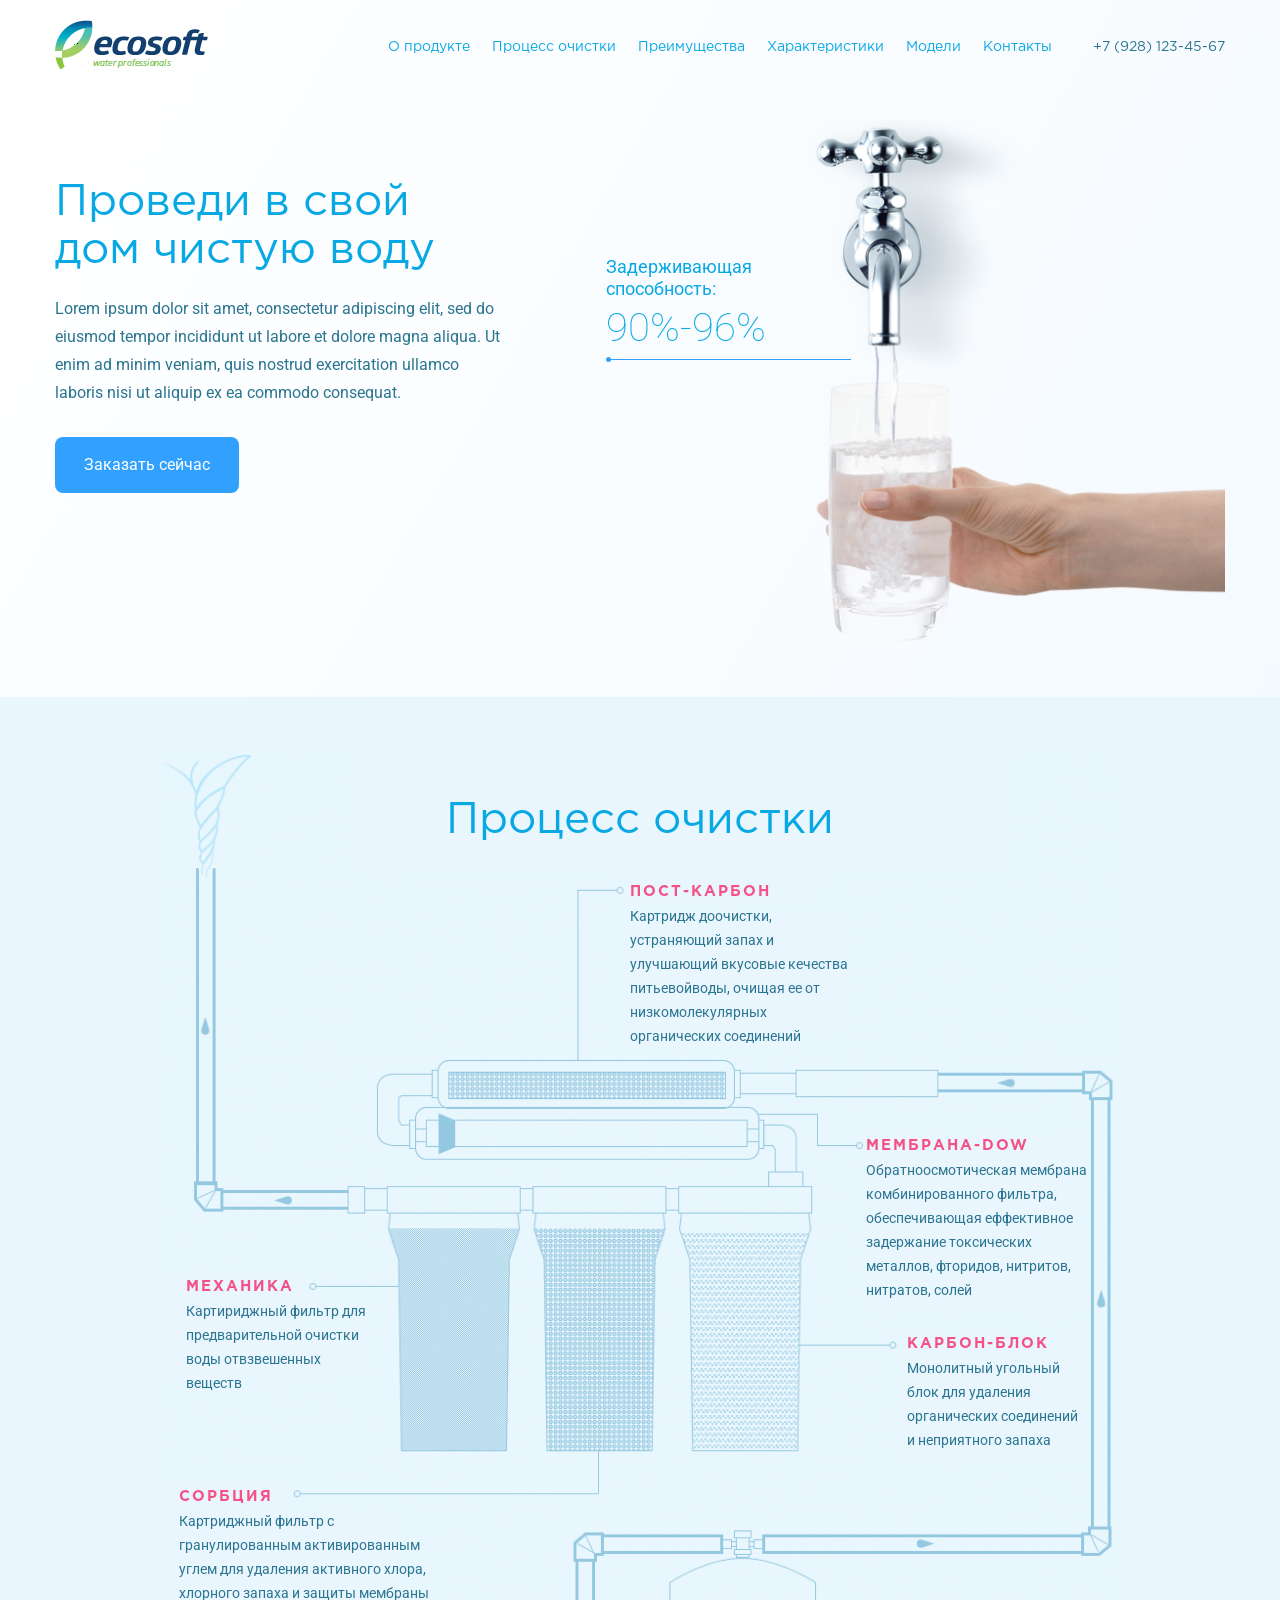
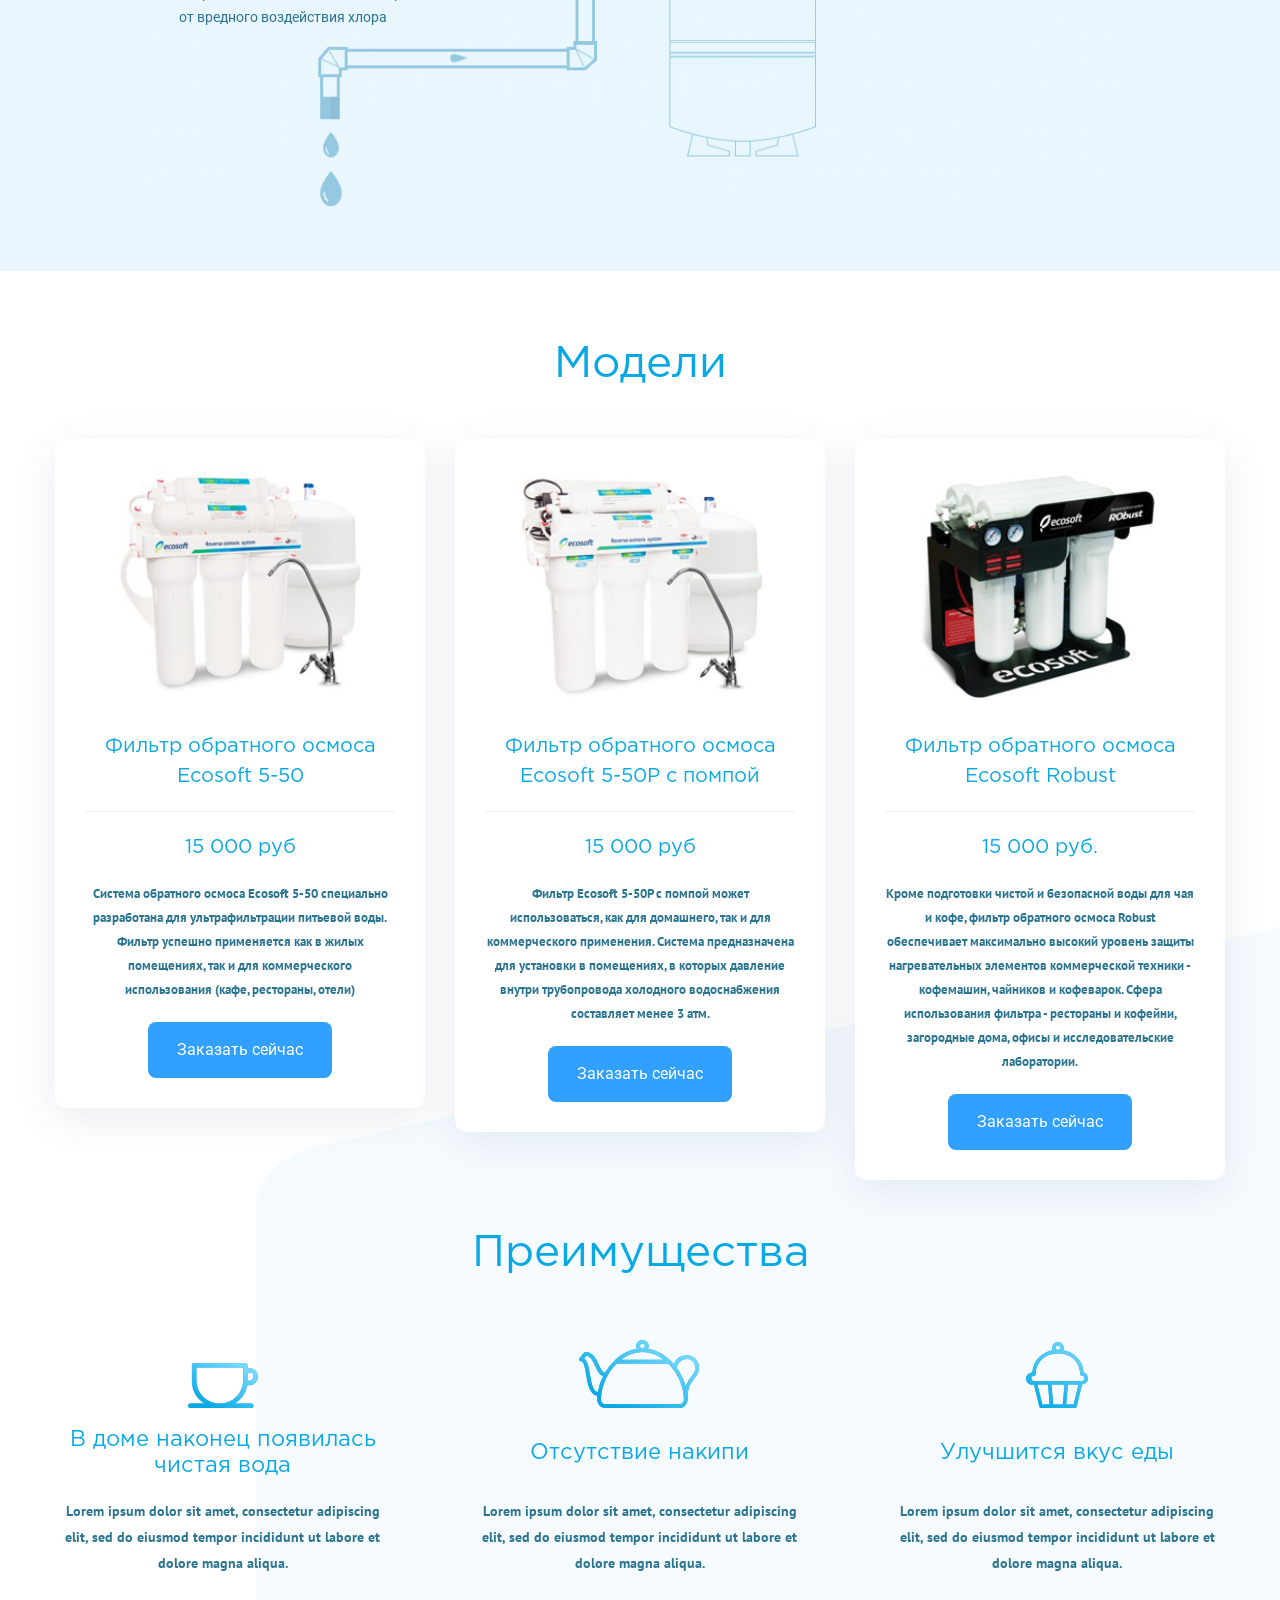
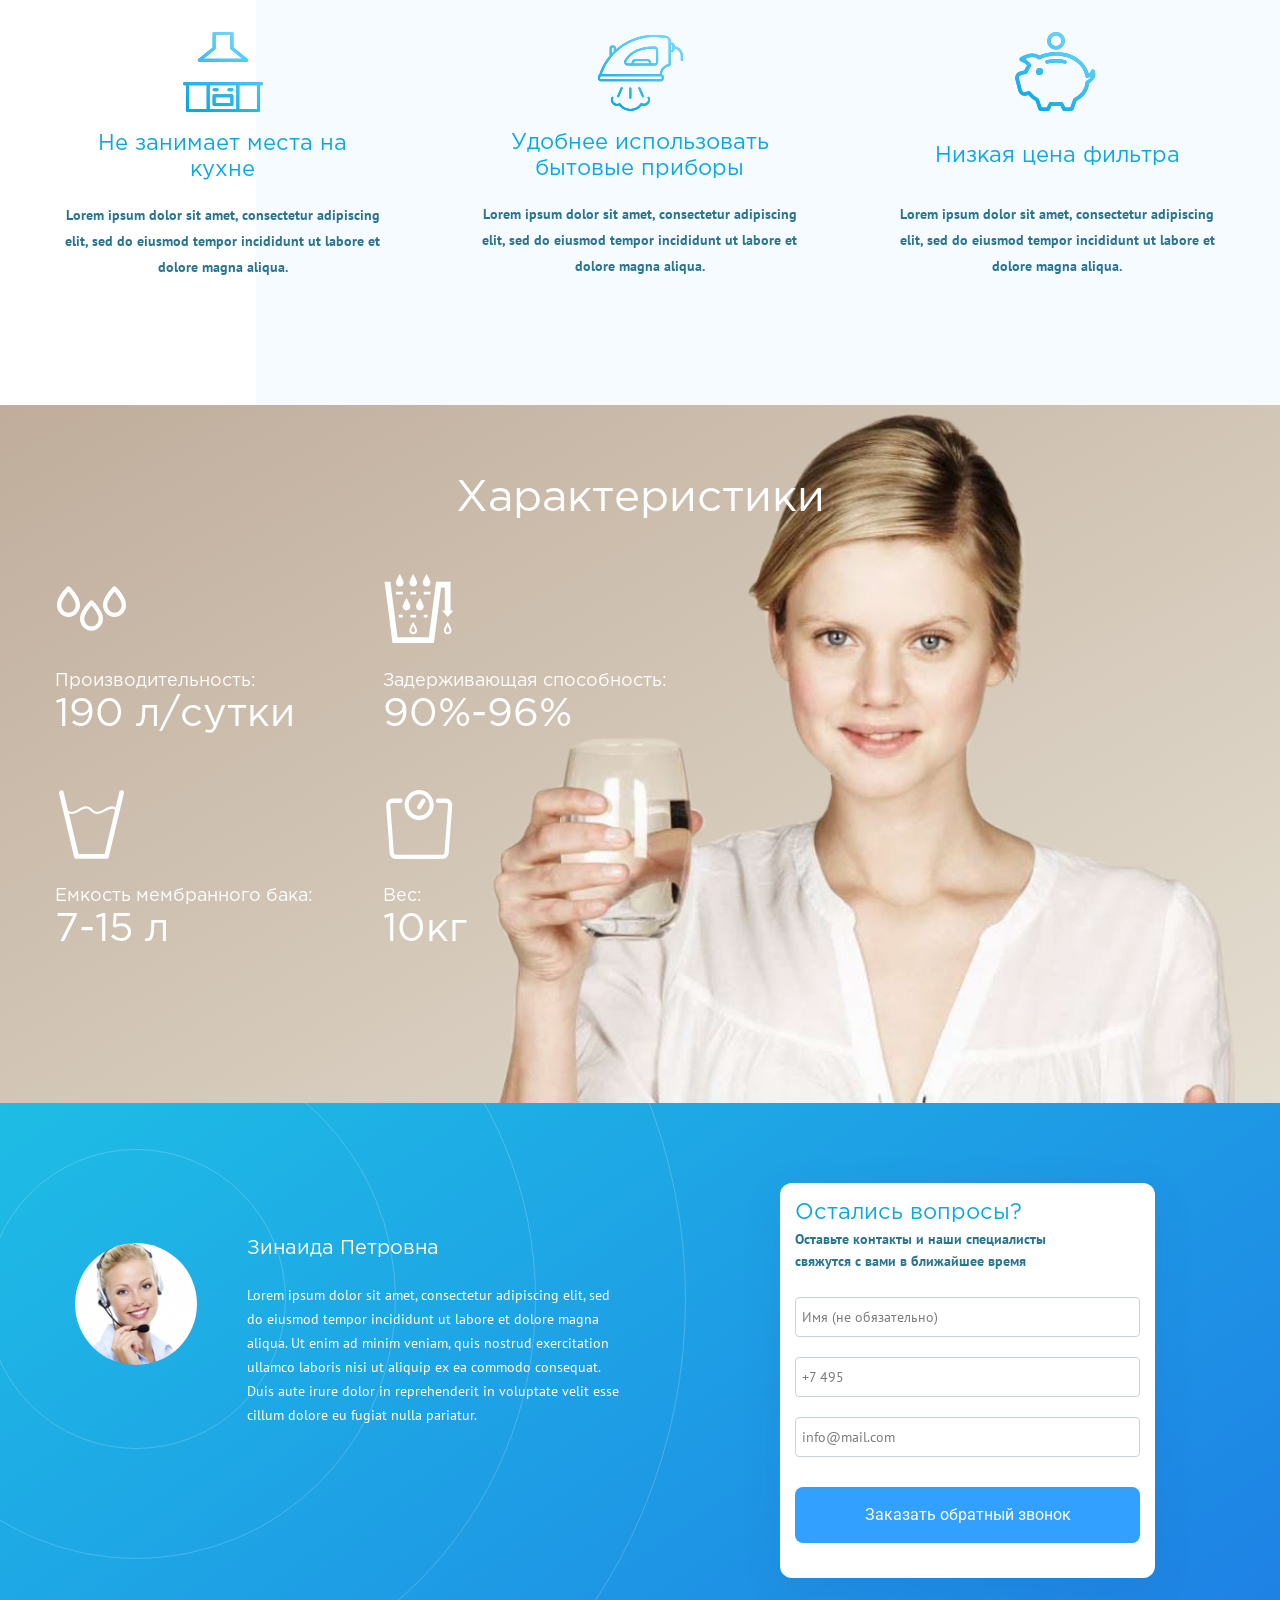
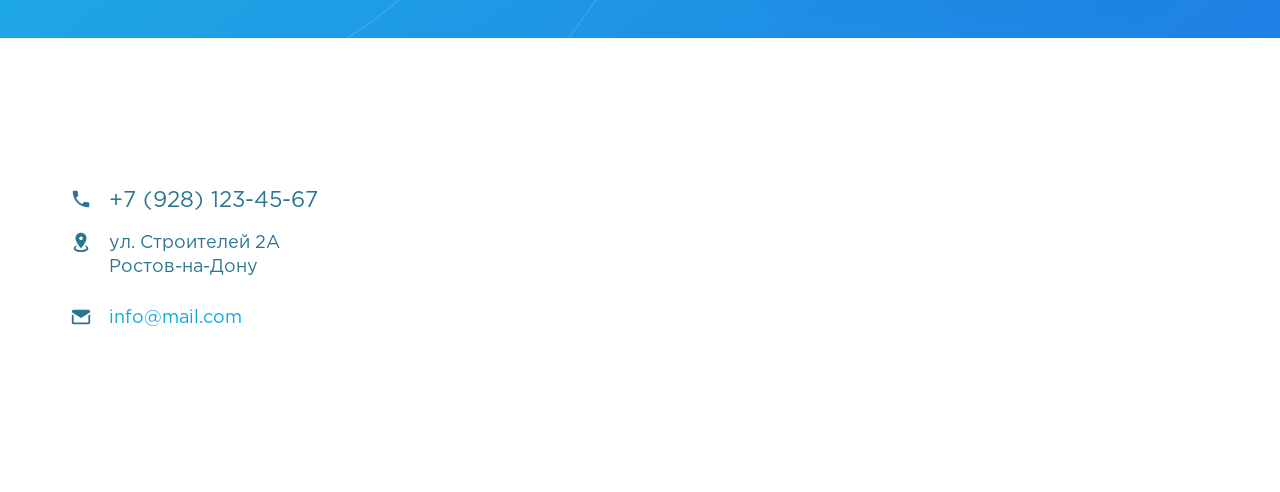
<file: index.html>
<!DOCTYPE html>
<html>
<head>
	<meta charset="utf-8">
	<meta name="viewport" content="width=device-width, initial-scale=1, user-scalable=no">
	<title>Ecosoft</title>
	<link rel="stylesheet" type="text/css" href="css/slick.css"/>
	<link rel="stylesheet" href="css/all.css">
	<script src="http://ajax.googleapis.com/ajax/libs/jquery/1.11.3/jquery.min.js"></script>
	<script type="text/javascript" src="js/slick.min.js"></script>
	<script src="js/main.js"></script>
</head>
<body>
<svg xmlns="http://www.w3.org/2000/svg" style="width:0; height:0; visibility:hidden; display:none;">
	<symbol id="contact" viewBox="0 0 32 32">
		<path d="M31.699 4.109l-31.201 11.182c-0.579 0.208-0.677 0.978-0.171 1.317l4.664 3.158 21.168-11.071-17.918 13.269v5.375c0 0.366 0.414 0.588 0.723 0.385l3.947-2.596 3.888 2.629c0.356 0.241 0.842 0.137 1.072-0.229l14.11-23.073c0.118-0.189-0.072-0.424-0.282-0.346z"></path>
	</symbol>
	<symbol id="retarding" viewBox="0 0 32 32">
		<path d="M13.421 5.992c-0.94 0-1.702-0.762-1.702-1.702v0c0-0.937 1.702-3.826 1.702-3.826s1.707 2.889 1.707 3.826c0 0 0 0 0 0 0 0.94-0.762 1.702-1.702 1.702-0.002 0-0.003 0-0.005 0h0zM10.444 16.617c0 0 0 0 0 0-0.938 0-1.699-0.759-1.702-1.697v-0c0-0.941 1.702-3.826 1.702-3.826s1.702 2.885 1.702 3.826c-0.003 0.938-0.764 1.697-1.702 1.697 0 0 0 0 0 0v0zM7.462 5.992c-0.94 0-1.702-0.762-1.702-1.702v0c0-0.937 1.702-3.826 1.702-3.826s1.702 2.889 1.702 3.826c0 0.94-0.762 1.702-1.702 1.702v0zM19.381 5.992c-0.94 0-1.702-0.762-1.702-1.702v0c0-0.937 1.702-3.826 1.702-3.826s1.707 2.889 1.707 3.826c0 0.94-0.762 1.702-1.702 1.702v0zM16.403 16.617c0 0 0 0 0 0-0.938 0-1.699-0.759-1.702-1.697v-0c0-0.941 1.702-3.826 1.702-3.826s1.702 2.885 1.702 3.826c-0.003 0.938-0.764 1.697-1.702 1.697 0 0 0 0 0 0v0zM13.421 27.246c-0.94 0-1.702-0.762-1.702-1.702v0c0-0.774 1.113-2.783 1.331-3.181l0.371-0.663 0.371 0.663c0.223 0.394 1.331 2.407 1.331 3.181 0 0.94-0.762 1.702-1.702 1.702v0zM13.421 23.467c-0.454 0.881-0.849 1.79-0.849 2.078 0.034 0.443 0.402 0.79 0.851 0.79s0.817-0.347 0.851-0.788l0-0.003c0-0.288-0.394-1.192-0.853-2.078zM28.749 27.246c-0.94 0-1.702-0.762-1.702-1.702v0c0-0.774 1.108-2.787 1.331-3.181l0.371-0.663 0.371 0.663c0.223 0.394 1.331 2.407 1.331 3.181 0 0.94-0.762 1.702-1.702 1.702v0zM28.749 23.467c-0.454 0.881-0.853 1.79-0.853 2.078 0 0.471 0.382 0.853 0.853 0.853s0.853-0.382 0.853-0.853v0c0-0.288-0.399-1.192-0.853-2.078zM31.3 16.617l-2.551 2.977-2.551-2.977h1.275v-10.203h-1.651l-3.191 24.659h-18.421l-3.515-27.209h2.574l3.186 24.659h13.932l3.186-24.659h6.451v12.754zM12.146 8.329h2.551v1.275h-2.551zM5.76 8.329h2.982v1.275h-2.982zM18.105 8.329h2.982v1.275h-2.982zM12.146 18.532h2.551v1.275h-2.551zM7.035 18.532h1.707v1.275h-1.707zM18.105 18.532h1.702v1.275h-1.702z"></path>
	</symbol>
	<symbol id="performance" viewBox="0 0 32 32">
		<path d="M6.698 6.242c2.218 2.323 4.405 5.076 4.405 7.978 0 2.867-2.258 5.287-5.111 5.287-2.858 0-5.116-2.42-5.116-5.287 0-2.902 2.192-5.655 4.405-7.978 0.167-0.175 0.395-0.281 0.64-0.298 0.294-0.018 0.579 0.088 0.776 0.298zM27.156 6.242c2.214 2.323 4.405 5.076 4.405 7.978 0 2.867-2.258 5.287-5.116 5.287-2.854 0-5.111-2.42-5.111-5.287 0-2.902 2.192-5.655 4.405-7.978 0.179-0.188 0.431-0.306 0.71-0.306s0.532 0.117 0.71 0.305l0 0zM2.792 14.22c0 1.946 1.469 3.437 3.2 3.437 1.727 0 3.196-1.49 3.196-3.437 0-1.688-1.425-3.901-3.2-5.918-1.767 2.016-3.196 4.23-3.196 5.918zM23.25 14.22c0 1.946 1.468 3.437 3.2 3.437 1.727 0 3.191-1.49 3.191-3.437 0-1.688-1.425-3.901-3.196-5.918-1.771 2.016-3.196 4.23-3.196 5.918zM16.149 12.112c0.294-0.022 0.583 0.088 0.78 0.298 2.214 2.323 4.405 5.072 4.405 7.974 0 2.867-2.258 5.287-5.116 5.287s-5.116-2.42-5.116-5.287c0-2.902 2.192-5.655 4.405-7.978 0.167-0.175 0.395-0.281 0.64-0.294zM16.219 14.47c-1.771 2.016-3.2 4.226-3.2 5.913 0 1.946 1.469 3.437 3.2 3.437s3.2-1.49 3.2-3.437c0-1.688-1.429-3.901-3.2-5.918z"></path>
	</symbol>
	<symbol id="email" viewBox="0 0 24 24">
	    <path d="M12,13L2,6.76V6C2,4.89 2.89,4 4,4H20A2,2 0 0,1 22,6V6.75L12,13M22,18A2,2 0 0,1 20,20H4C2.89,20 2,19.1 2,18V9.11L4,10.36V18H20V10.36L22,9.11V18Z"></path>
	</symbol>
	<symbol id="phone" viewBox="0 0 24 24">
	    <path d="M6.609 10.781c1.453 2.813 3.797 5.156 6.609 6.609l2.203-2.203c0.281-0.281 0.703-0.375 1.031-0.234 1.125 0.375 2.344 0.563 3.563 0.563 0.563 0 0.984 0.422 0.984 0.984v3.516c0 0.563-0.422 0.984-0.984 0.984-9.375 0-17.016-7.641-17.016-17.016 0-0.563 0.422-0.984 0.984-0.984h3.516c0.563 0 0.984 0.422 0.984 0.984 0 1.266 0.188 2.438 0.563 3.563 0.094 0.328 0.047 0.75-0.234 1.031z"></path>
	</symbol>
	<symbol id="map" viewBox="0 0 24 24">
	    <path d="M12,2C15.31,2 18,4.66 18,7.95C18,12.41 12,19 12,19C12,19 6,12.41 6,7.95C6,4.66 8.69,2 12,2M12,6A2,2 0 0,0 10,8A2,2 0 0,0 12,10A2,2 0 0,0 14,8A2,2 0 0,0 12,6M20,19C20,21.21 16.42,23 12,23C7.58,23 4,21.21 4,19C4,17.71 5.22,16.56 7.11,15.83L7.75,16.74C6.67,17.19 6,17.81 6,18.5C6,19.88 8.69,21 12,21C15.31,21 18,19.88 18,18.5C18,17.81 17.33,17.19 16.25,16.74L16.89,15.83C18.78,16.56 20,17.71 20,19Z"></path>
	</symbol>
	<symbol id="weight" viewBox="0 0 31 32">
		<path d="M15.575 14.304c-3.577 0-6.488-3.011-6.488-6.716 0-3.7 2.911-6.711 6.488-6.711 3.581 0 6.496 3.011 6.496 6.711 0 3.704-2.915 6.716-6.496 6.716zM15.575 2.792c-2.556 0-4.638 2.152-4.638 4.796s2.082 4.796 4.638 4.796c2.56 0 4.638-2.148 4.638-4.796 0-2.643-2.078-4.796-4.638-4.796zM25.916 31.562h-20.677c-1.481-0.030-2.681-1.191-2.774-2.653l-0-0.008-1.569-21.085c-0.006-0.068-0.009-0.148-0.009-0.228 0-0.751 0.281-1.437 0.744-1.958l-0.003 0.003c0.504-0.563 1.232-0.917 2.042-0.921h3.56c0.513 0 0.929 0.43 0.929 0.96 0 0.526-0.416 0.956-0.929 0.956h-3.559c-0.263 0-0.504 0.11-0.684 0.311-0.152 0.17-0.245 0.395-0.245 0.642 0 0.030 0.001 0.060 0.004 0.089l-0-0.004 1.569 21.089c0.030 0.491 0.431 0.879 0.924 0.89l0.001 0h20.677c0.482 0 0.89-0.395 0.925-0.89l1.569-21.089c0.022-0.272-0.066-0.526-0.245-0.728-0.175-0.202-0.416-0.307-0.679-0.307h-3.559c-0.515-0.007-0.93-0.426-0.93-0.942 0-0.008 0-0.015 0-0.023l-0 0.001c0-0.526 0.416-0.956 0.929-0.956h3.559c0.771 0 1.517 0.338 2.043 0.921 0.46 0.518 0.741 1.204 0.741 1.955 0 0.079-0.003 0.157-0.009 0.234l0.001-0.010-1.569 21.094c-0.098 1.467-1.296 2.624-2.772 2.656l-0.003 0zM15.575 9.508c-0.175 0-0.351-0.053-0.513-0.162-0.251-0.18-0.413-0.471-0.413-0.8 0-0.196 0.057-0.379 0.156-0.532l-0.002 0.004 1.859-2.88c0.281-0.438 0.855-0.561 1.284-0.263 0.425 0.294 0.544 0.885 0.259 1.328l-1.859 2.876c-0.164 0.258-0.448 0.427-0.771 0.43h-0z"></path>
	</symbol>
	<symbol id="capacity" viewBox="0 0 32 32">
		<path d="M30.626 2.362l-6.715 28.311c-0.094 0.471-0.565 0.8-1.035 0.8h-13.341c-0.518 0-0.941-0.329-1.040-0.8l-6.715-28.311c-0.141-0.565 0.235-1.134 0.805-1.28 0.565-0.141 1.134 0.235 1.275 0.805l1.939 8.188c1.609 1.045 2.979 0.24 4.588-0.659 1.845-1.040 3.925-2.226 6.146 0 1.939 1.939 3.496 1.040 5.341 0 1.562-0.899 3.266-1.845 5.106-0.805l1.609-6.772c0.141-0.565 0.706-0.941 1.275-0.8 0.565 0.141 0.946 0.706 0.758 1.322zM26.748 9.656c-1.322-0.951-2.551-0.381-4.301 0.612-1.040 0.612-2.221 1.28-3.548 1.28-0.988 0-2.033-0.376-3.073-1.421-1.605-1.609-2.885-0.993-4.871 0.141-1.365 0.805-2.979 1.704-4.772 1.087l4.254 17.944h11.633z"></path>
	</symbol>
	<symbol id="menu" viewBox="0 0 32 32">
		<path d="M30.992 22.679h-29.992c-0.551 0-1 0.48-1 1.068v4.561c0 0.564 0.449 1.025 1 1.025h29.992c0.552 0 1-0.461 1-1.027v-4.56c0-0.588-0.448-1.068-1-1.068zM30.992 12.012h-29.992c-0.551 0-1 0.48-1 1.068v4.561c0 0.565 0.449 1.025 1 1.025h29.992c0.552 0 1-0.46 1-1.025v-4.561c0-0.588-0.448-1.068-1-1.068zM30.992 1.345h-29.992c-0.551 0-1 0.48-1 1.068v4.56c0 0.564 0.449 1.025 1 1.025h29.992c0.552 0 1-0.461 1-1.025v-4.56c0-0.588-0.448-1.068-1-1.068z"></path>
	</symbol>
	<symbol id="finance" viewBox="0 0 32 32">
		<path d="M30.944 18.49h-2.39c-0.33 1.684-0.997 3.248-1.915 4.623l1.69 1.691c0.41 0.409 0.41 1.082 0 1.492l-2.033 2.033c-0.41 0.41-1.082 0.41-1.492 0l-1.691-1.691c-1.38 0.924-2.938 1.585-4.621 1.915v2.39c0 0.581-0.475 1.057-1.056 1.057h-2.873c-0.581 0-1.056-0.475-1.056-1.057v-2.39c-1.683-0.33-3.248-0.991-4.622-1.915l-1.69 1.691c-0.41 0.41-1.082 0.41-1.492 0l-2.033-2.033c-0.41-0.41-0.41-1.083 0-1.492l1.69-1.691c-0.924-1.381-1.584-2.939-1.915-4.623h-2.39c-0.581 0-1.056-0.475-1.056-1.057v-2.872c0-0.582 0.475-1.057 1.056-1.057h2.39c0.33-1.684 0.997-3.249 1.915-4.623l-1.69-1.691c-0.41-0.41-0.41-1.082 0-1.492l2.027-2.027c0.409-0.41 1.083-0.41 1.492 0l1.69 1.691c1.38-0.924 2.938-1.585 4.622-1.915v-2.39c0-0.582 0.475-1.057 1.056-1.057h2.872c0.581 0 1.057 0.475 1.057 1.057v2.384c1.683 0.33 3.248 0.997 4.621 1.915l1.691-1.691c0.41-0.409 1.082-0.409 1.492 0l2.033 2.034c0.41 0.41 0.41 1.082 0 1.492l-1.691 1.691c0.924 1.381 1.584 2.938 1.915 4.623h2.39c0.588 0 1.057 0.475 1.063 1.057v2.872c0 0.581-0.475 1.057-1.056 1.057zM15.996 6.992c-4.965 0-9.005 4.042-9.005 9.008s4.040 9.008 9.005 9.008c4.966 0 9.006-4.042 9.006-9.008s-4.040-9.008-9.006-9.008zM15.996 23.033c-3.888 0-7.037-3.15-7.037-7.039 0-1.856 0.726-3.546 1.901-4.807 1.281-1.367 3.11-2.225 5.136-2.225 3.888 0 7.038 3.15 7.038 7.033 0 3.889-3.15 7.039-7.038 7.039zM15.647 13.642c0.125-0.052 0.257-0.072 0.396-0.079 0.528-0.027 1.023 0.066 1.492 0.297 0.231 0.112 0.31 0.079 0.39-0.165 0.086-0.257 0.152-0.515 0.231-0.779 0.052-0.172-0.014-0.291-0.178-0.363-0.297-0.133-0.614-0.225-0.938-0.277-0.429-0.067-0.429-0.067-0.429-0.496 0-0.608 0-0.608-0.607-0.608-0.086 0-0.178 0-0.264 0-0.284 0.007-0.33 0.059-0.336 0.344 0 0.125 0 0.258 0 0.383 0 0.377 0 0.369-0.364 0.502-0.878 0.324-1.419 0.918-1.478 1.875-0.053 0.845 0.389 1.42 1.082 1.836 0.429 0.258 0.898 0.41 1.353 0.607 0.178 0.080 0.344 0.166 0.496 0.291 0.442 0.363 0.357 0.964-0.158 1.189-0.278 0.119-0.575 0.152-0.872 0.112-0.468-0.059-0.911-0.178-1.327-0.396-0.251-0.126-0.317-0.093-0.402 0.171-0.073 0.231-0.133 0.463-0.198 0.694-0.086 0.31-0.053 0.382 0.244 0.528 0.377 0.186 0.785 0.278 1.195 0.344 0.324 0.053 0.33 0.066 0.336 0.403 0.007 0.152 0.007 0.304 0.007 0.455 0 0.191 0.092 0.297 0.29 0.304 0.225 0.006 0.449 0.006 0.674 0 0.185-0.006 0.277-0.106 0.277-0.291 0-0.205 0.006-0.416 0-0.62-0.013-0.212 0.080-0.324 0.284-0.377 0.468-0.126 0.865-0.377 1.175-0.753 0.851-1.029 0.528-2.548-0.68-3.228-0.383-0.211-0.785-0.37-1.181-0.535-0.231-0.092-0.456-0.205-0.647-0.364-0.383-0.31-0.31-0.806 0.139-1.004z"></path>
	</symbol>
	<symbol id="global" viewBox="0 0 32 32">
		<path d="M29.215 18.79c-1.144 0-2.123-0.688-2.553-1.667h-2.487c0.053-0.37 0.080-0.741 0.080-1.124 0-0.271-0.014-0.536-0.040-0.8h2.329c0.344-1.144 1.409-1.983 2.672-1.983 1.541 0 2.785 1.255 2.785 2.789s-1.243 2.784-2.785 2.784zM24.182 9.183l-1.7 1.7c-0.404-0.503-0.86-0.959-1.363-1.362l0.278-0.277 1.423-1.422c-0.47-1.031-0.284-2.288 0.562-3.134 1.084-1.084 2.851-1.084 3.935 0s1.085 2.85 0 3.934c-0.847 0.853-2.11 1.038-3.135 0.561zM16 22.664c-3.677 0-6.667-2.988-6.667-6.664s2.99-6.664 6.667-6.664c3.677 0 6.667 2.988 6.667 6.664s-2.99 6.664-6.667 6.664zM14.029 20.562c-0.403-0.569-0.794-1.283-1.065-2.156h-1.309c0.529 0.959 1.37 1.719 2.374 2.156zM11.231 14.592c-0.133 0.443-0.205 0.919-0.205 1.408s0.072 0.959 0.205 1.408h1.495c-0.080-0.436-0.119-0.905-0.119-1.408s0.046-0.972 0.119-1.408h-1.495zM11.654 13.594h1.309c0.265-0.873 0.662-1.594 1.065-2.156-1.005 0.437-1.845 1.197-2.374 2.156zM15.497 11.239c-0.483 0.49-1.091 1.256-1.481 2.354h1.481v-2.354zM15.497 14.592h-1.753c-0.086 0.43-0.133 0.899-0.133 1.408s0.047 0.978 0.133 1.408h1.753v-2.816zM15.497 18.406h-1.481c0.397 1.091 0.998 1.858 1.481 2.348v-2.348zM20.346 18.406h-1.309c-0.265 0.873-0.662 1.594-1.065 2.156 1.006-0.437 1.845-1.197 2.374-2.156zM16.503 20.761c0.483-0.489 1.091-1.256 1.481-2.354h-1.481v2.354zM16.503 17.408h1.753c0.086-0.43 0.133-0.899 0.133-1.408s-0.047-0.978-0.133-1.408h-1.753v2.816zM16.503 13.594h1.481c-0.397-1.091-0.998-1.858-1.481-2.347v2.347zM17.971 11.438c0.403 0.569 0.794 1.283 1.065 2.156h1.309c-0.529-0.959-1.369-1.719-2.374-2.156zM19.268 14.592c0.080 0.436 0.119 0.905 0.119 1.408s-0.047 0.972-0.119 1.408h1.495c0.133-0.442 0.205-0.919 0.205-1.408s-0.072-0.958-0.205-1.408h-1.495zM16.959 5.402v2.4c-0.311-0.039-0.635-0.059-0.959-0.059s-0.642 0.020-0.959 0.059v-2.394c-1.065-0.397-1.826-1.414-1.826-2.625 0-1.533 1.243-2.783 2.785-2.783 1.534 0 2.785 1.243 2.785 2.783 0 1.204-0.761 2.228-1.826 2.618zM9.525 10.889l-1.701-1.699c-0.357 0.165-0.753 0.258-1.17 0.258-1.542 0-2.785-1.25-2.779-2.79 0-1.534 1.244-2.783 2.785-2.783 1.535 0 2.785 1.242 2.785 2.783 0 0.417-0.092 0.814-0.258 1.17l1.7 1.699c-0.509 0.404-0.966 0.86-1.362 1.362zM5.404 15.2h2.381c-0.027 0.264-0.039 0.529-0.039 0.8 0 0.383 0.026 0.753 0.079 1.124h-2.42c-0.397 1.065-1.416 1.825-2.619 1.819-1.535 0-2.785-1.243-2.785-2.783 0-1.534 1.243-2.784 2.785-2.784 1.203 0 2.229 0.761 2.619 1.825zM6.654 22.552c0.417 0 0.814 0.093 1.17 0.258l1.693-1.692c0.404 0.503 0.86 0.959 1.363 1.349l-1.701 1.7c0.165 0.357 0.258 0.753 0.258 1.17 0 1.533-1.242 2.783-2.784 2.783-1.534 0-2.785-1.242-2.785-2.783 0-1.534 1.243-2.784 2.785-2.784zM15.041 26.598v-2.4c0.311 0.039 0.635 0.059 0.959 0.059s0.642-0.020 0.959-0.059v2.4c1.065 0.39 1.826 1.408 1.826 2.618 0 1.534-1.243 2.784-2.785 2.784-1.534 0-2.785-1.242-2.785-2.784 0-1.202 0.761-2.228 1.826-2.618zM22.482 21.117l1.693 1.692c0.357-0.165 0.753-0.258 1.17-0.258 1.541 0 2.785 1.25 2.785 2.797 0 1.534-1.243 2.784-2.785 2.784-1.534 0-2.784-1.243-2.784-2.784 0-0.416 0.092-0.813 0.258-1.17l-1.701-1.699c0.509-0.403 0.966-0.859 1.363-1.362z"></path>
	</symbol>
	<symbol id="offers" viewBox="0 0 30 32">
		<path d="M30.142 13.489l-1.387 6.768c-0.162 0.794-0.94 1.37-1.84 1.37h-17.154l0.555 2.588 16.294-0.006c0.643 0 1.164 0.505 1.164 1.127s-0.521 1.126-1.164 1.126l-17.248 0.006c-0.595 0-1.082-0.426-1.157-0.976l-4.011-18.727-3.335-0.95c-0.622-0.176-0.974-0.806-0.791-1.402 0.182-0.603 0.832-0.944 1.447-0.766l3.997 1.14c0.358 0.105 0.629 0.36 0.758 0.675 0.034 0.066 0.054 0.144 0.074 0.223l0.839 3.931c0.108-0.006 0.216-0.006 0.331 0.006l20.962 1.893c1.089 0.099 1.847 1.003 1.664 1.972zM26.036 10.148l-4.477-0.406 0.122-1.264c0.162-1.711-1.13-3.224-2.896-3.387-1.765-0.157-3.327 1.093-3.497 2.804l-0.122 1.264-4.485-0.406c-0.399-0.039-0.697-0.38-0.635-0.767l0.108-1.126c0.034-0.387 0.392-0.676 0.792-0.636l1.082 0.099c0.257-0.838 0.683-1.599 1.231-2.254l-0.697-0.813c-0.257-0.302-0.217-0.747 0.095-0.996l0.9-0.721c0.311-0.249 0.771-0.209 1.028 0.092l0.697 0.812c0.764-0.406 1.616-0.668 2.516-0.753l0.102-1.048c0.034-0.387 0.392-0.676 0.792-0.636l1.163 0.105c0.4 0.033 0.697 0.38 0.656 0.766l-0.102 1.049c0.866 0.249 1.65 0.662 2.327 1.192l0.846-0.667c0.311-0.25 0.771-0.21 1.028 0.091l0.744 0.871c0.257 0.302 0.217 0.747-0.095 0.996l-0.838 0.675c0.42 0.741 0.69 1.566 0.778 2.438l1.082 0.099c0.399 0.033 0.697 0.38 0.656 0.766l-0.108 1.127c-0.034 0.387-0.392 0.675-0.792 0.635zM12.678 27.492c1.285 0 2.327 1.009 2.327 2.255s-1.042 2.254-2.327 2.254c-1.286 0-2.327-1.009-2.327-2.254s1.041-2.255 2.327-2.255zM23.798 27.492c1.285 0 2.326 1.009 2.326 2.255s-1.041 2.254-2.326 2.254c-1.285 0-2.328-1.009-2.328-2.254s1.042-2.255 2.328-2.255z"></path>
	</symbol>
	<symbol id="stats" viewBox="0 0 32 32">
		<path d="M17.362 31.954c-0.092-1.029-0.177-2.059-0.27-3.115 3.718-0.409 6.752-2.025 9.020-4.962 2.288-2.949 3.054-6.314 2.5-10.055 1.074-0.185 2.103-0.369 3.139-0.548 1.728 10.584-6.608 18.402-14.389 18.68zM26.133 8.234c-0.798-1.036-1.741-1.914-2.796-2.693 0.62-0.891 1.22-1.748 1.833-2.619 2.743 1.973 4.682 4.487 5.869 7.647-1.029 0.377-2.011 0.732-3.007 1.095-0.481-1.254-1.102-2.394-1.899-3.43zM23.495 11.731c0.29 0 0.521 0.23 0.521 0.521v10.312c0 0.291-0.231 0.521-0.521 0.521h-3.568c-0.291 0-0.521-0.23-0.521-0.521v-10.312c0-0.291 0.23-0.521 0.521-0.521h3.568zM20.449 22.043h2.525v-9.264h-2.525v9.264zM3.184 14.931c-1.041-0.092-2.084-0.178-3.184-0.278 0.645-5.403 3.165-9.594 7.801-12.357 4.801-2.857 9.819-2.962 14.962-0.798-0.468 1.009-0.91 1.953-1.351 2.903-8.646-3.893-17.659 2.369-18.227 10.531zM8.486 23.086c-0.29 0-0.521-0.23-0.521-0.521v-7.574c0-0.291 0.231-0.522 0.521-0.522h3.568c0.291 0 0.521 0.231 0.521 0.522v7.574c0 0.291-0.23 0.521-0.521 0.521h-3.568zM9.008 22.043h0.811l-0.811-0.811v0.811zM9.008 20.407l1.636 1.637v0.006h0.831l-2.467-2.468v0.825zM11.533 15.512h-0.811l0.811 0.811v-0.811zM11.533 17.154l-1.635-1.636h-0.825l2.459 2.461v-0.826zM11.533 18.804l-2.525-2.527v0.825l2.525 2.527v-0.825zM11.533 20.453l-2.525-2.527v0.825l2.525 2.527v-0.825zM13.683 22.565v-14.502c0-0.29 0.23-0.521 0.52-0.521h3.568c0.291 0 0.521 0.231 0.521 0.521v14.502c0 0.291-0.23 0.521-0.521 0.521h-3.568c-0.29 0-0.52-0.23-0.52-0.521zM14.856 28.905c-0.085 1.003-0.177 2.039-0.27 3.095-8.572-0.699-14.264-8.037-14.502-14.562 1.030-0.092 2.058-0.178 3.047-0.264 1.134 6.724 5.025 10.61 11.724 11.731z"></path>
	</symbol>
	<symbol id="account" viewBox="0 0 25 32">
		<path d="M24.448 15.053c0 0-0.026 0.137-0.082 0.391-0.191 0.874-0.477 1.715-0.833 2.51-1.277 3.096-4.258 8.324-11.063 13.968-0.077 0.066-0.191 0.066-0.268 0-6.799-5.645-9.786-10.873-11.063-13.968-0.363-0.796-0.642-1.636-0.832-2.51-0.064-0.254-0.083-0.391-0.083-0.391-0.216-1.167-0.286-2.386-0.165-3.638 0.591-6.31 5.656-11.186 11.834-11.407 7.009-0.248 12.773 5.508 12.773 12.646 0 0.821-0.076 1.63-0.216 2.399zM12.33 5.125c-4.131 0-7.486 3.436-7.486 7.679 0 1.929 0.692 3.69 1.836 5.039 0.165-0.319 0.438-0.586 0.864-0.697 1.481-0.385 2.688-1.259 2.688-1.259l0.94 3.051 0.178 0.574v-0.006l0.153 0.489 0.496-1.441c-1.22-1.747 0.248-1.727 0.331-1.727s1.55-0.019 0.33 1.727l0.496 1.441 0.153-0.489v0.006l0.178-0.574 0.94-3.051c0 0 1.208 0.874 2.688 1.259 0.426 0.117 0.699 0.378 0.864 0.697 1.144-1.349 1.836-3.11 1.836-5.039 0-4.243-3.355-7.679-7.485-7.679zM14.827 13.814c-0.128 0.854-0.788 1.929-1.824 2.315-0.426 0.156-0.903 0.156-1.335 0-1.055-0.378-1.696-1.461-1.824-2.315-0.14-0.006-0.323-0.208-0.521-0.925-0.267-0.977 0.019-1.127 0.26-1.102-0.050-0.137-0.082-0.274-0.108-0.404-0.089-0.457-0.108-0.881-0.006-1.291 0.127-0.547 0.413-0.985 0.737-1.324 0.204-0.221 0.432-0.417 0.68-0.573 0.197-0.144 0.42-0.261 0.661-0.346 0.185-0.065 0.387-0.104 0.597-0.117 0.654-0.058 1.15 0.111 1.506 0.326 0.527 0.3 0.731 0.697 0.731 0.697s1.22 0.091 0.807 2.627c-0.026 0.137-0.064 0.267-0.108 0.404 0.248-0.026 0.534 0.118 0.267 1.102-0.197 0.711-0.381 0.913-0.521 0.925z"></path>
	</symbol>
	<symbol id="arrow-down" viewBox="0 0 32 32">
		<path d="M31.863 27.824v4.083h-0.024v0.104h-5.541v-0.104h-16.283v-5.729h11.933l-21.976-21.976 4.228-4.226 22.097 22.097v-12.152h5.541v16.257h0.024v1.461l0.092 0.092-0.092 0.094z"></path>
	</symbol>
	<symbol id="arrow-up" viewBox="0 0 32 32">
		<path d="M32.046 5.673h-0.104v16.281h-5.729v-11.933l-21.976 21.976-4.226-4.226 22.097-22.097h-12.152v-5.543h16.257v-0.022h1.461l0.092-0.094 0.092 0.094h4.085v0.022h0.104v5.543z"></path>
	</symbol>
	<symbol id="arrow" viewBox="0 0 32 32">
		<path d="M29.854 24.032c-1.43 2.45-3.372 4.392-5.822 5.822-2.452 1.43-5.128 2.146-8.032 2.146-2.902 0-5.58-0.716-8.030-2.146-2.452-1.43-4.394-3.372-5.824-5.822-1.43-2.452-2.146-5.13-2.146-8.032s0.716-5.58 2.146-8.032c1.43-2.45 3.372-4.392 5.822-5.822 2.452-1.43 5.13-2.146 8.032-2.146s5.58 0.716 8.032 2.146c2.45 1.43 4.392 3.372 5.822 5.822 1.43 2.452 2.146 5.13 2.146 8.032 0 2.904-0.716 5.58-2.146 8.032zM26.396 17.062l-9.458-9.458c-0.264-0.264-0.576-0.396-0.938-0.396-0.36 0-0.674 0.132-0.938 0.396l-9.458 9.458c-0.264 0.264-0.396 0.578-0.396 0.938 0 0.362 0.132 0.674 0.396 0.938l2.126 2.124c0.264 0.264 0.576 0.396 0.936 0.396 0.362 0 0.674-0.132 0.938-0.396l6.396-6.396 6.396 6.396c0.264 0.264 0.576 0.396 0.938 0.396 0.36 0 0.674-0.132 0.936-0.396l2.126-2.124c0.264-0.264 0.396-0.576 0.396-0.938 0-0.36-0.132-0.674-0.396-0.938z"></path>
	</symbol>
	<symbol id="file" viewBox="0 0 25 32">
		<path fill="#e9e9e0" d="M17.424 0h-16.584c-0.462 0-0.84 0.377-0.84 1.095v30.333c0 0.195 0.377 0.572 0.84 0.572h22.899c0.462 0 0.84-0.377 0.84-0.572v-24.006c0-0.402-0.049-0.523-0.146-0.621l-6.655-6.655c-0.097-0.097-0.219-0.146-0.353-0.146z"></path>
		<path fill="#d9d7ca" d="M17.716 0.085v6.777h6.777z"></path>
		<path fill="#2dc0e8" d="M23.738 32h-22.899c-0.462 0-0.84-0.377-0.84-0.84v-8.882h24.566v8.882c0.012 0.462-0.365 0.84-0.827 0.84z"></path>
		<path fill="#fff" d="M8.614 29.7c-0.219 0.207-0.45 0.365-0.73 0.475-0.268 0.11-0.56 0.158-0.876 0.158-0.341 0-0.657-0.061-0.949-0.183s-0.548-0.304-0.754-0.56c-0.219-0.243-0.389-0.548-0.511-0.925-0.122-0.365-0.183-0.803-0.183-1.278 0-0.487 0.061-0.913 0.183-1.278s0.292-0.669 0.511-0.913c0.219-0.243 0.475-0.426 0.767-0.56s0.608-0.195 0.949-0.195c0.316 0 0.608 0.049 0.876 0.158s0.511 0.256 0.73 0.475l-0.645 0.584c-0.134-0.146-0.28-0.256-0.438-0.329s-0.329-0.097-0.499-0.097c-0.195 0-0.377 0.037-0.548 0.11s-0.329 0.195-0.475 0.365c-0.134 0.17-0.243 0.402-0.329 0.681-0.073 0.28-0.122 0.608-0.122 1.010 0 0.389 0.049 0.73 0.122 0.998 0.073 0.28 0.183 0.499 0.316 0.681 0.134 0.17 0.28 0.304 0.45 0.377 0.17 0.085 0.353 0.122 0.535 0.122s0.365-0.037 0.523-0.097c0.158-0.073 0.316-0.183 0.45-0.329l0.645 0.548z"></path>
		<path fill="#fff" d="M13.226 28.703c0 0.207-0.049 0.414-0.134 0.608s-0.207 0.365-0.365 0.511c-0.158 0.146-0.353 0.268-0.584 0.353s-0.487 0.134-0.779 0.134c-0.122 0-0.255-0.012-0.389-0.024s-0.268-0.037-0.402-0.061c-0.134-0.037-0.268-0.073-0.389-0.134s-0.231-0.122-0.316-0.195l0.158-0.669c0.073 0.037 0.17 0.085 0.28 0.122s0.231 0.073 0.353 0.11c0.122 0.037 0.243 0.061 0.365 0.085s0.231 0.037 0.341 0.037c0.316 0 0.56-0.073 0.73-0.219s0.255-0.365 0.255-0.657c0-0.183-0.061-0.329-0.182-0.45s-0.268-0.243-0.45-0.341c-0.182-0.097-0.377-0.207-0.584-0.304s-0.402-0.219-0.584-0.365c-0.182-0.134-0.329-0.304-0.45-0.487s-0.182-0.426-0.182-0.706c0-0.256 0.049-0.487 0.146-0.681s0.219-0.365 0.377-0.499c0.158-0.134 0.341-0.243 0.56-0.316 0.207-0.073 0.438-0.11 0.669-0.11 0.243 0 0.487 0.024 0.73 0.061 0.243 0.049 0.438 0.122 0.596 0.219-0.037 0.073-0.073 0.146-0.11 0.219-0.037 0.085-0.085 0.158-0.122 0.231s-0.073 0.134-0.097 0.17c-0.024 0.049-0.037 0.073-0.049 0.073-0.037-0.012-0.061-0.037-0.11-0.061-0.037-0.024-0.097-0.049-0.17-0.073s-0.17-0.049-0.292-0.061c-0.122-0.012-0.268-0.012-0.462 0.012-0.11 0.012-0.207 0.037-0.292 0.085-0.097 0.049-0.182 0.11-0.255 0.183s-0.134 0.158-0.17 0.243c-0.037 0.085-0.061 0.183-0.061 0.268 0 0.207 0.061 0.377 0.182 0.499 0.122 0.134 0.268 0.243 0.45 0.341s0.365 0.195 0.584 0.28c0.207 0.085 0.402 0.207 0.584 0.329 0.182 0.134 0.329 0.292 0.45 0.487 0.11 0.207 0.17 0.45 0.17 0.754z"></path>
		<path fill="#fff" d="M15.732 30.321l-1.789-5.792h1.071l1.338 4.964 1.411-4.964h1.059l-1.874 5.792h-1.217z"></path>
		<path fill="#c8bdb8" d="M9.722 9.138v-2.275h-6.862v12.581h18.859v-10.306h-11.997zM4.003 8.006h4.575v1.144h-4.575v-1.144zM4.003 10.281h4.575v1.144h-4.575v-1.144zM4.003 12.569h4.575v1.144h-4.575v-1.144zM4.003 14.856h4.575v1.144h-4.575v-1.144zM8.578 18.287h-4.575v-1.144h4.575v1.144zM20.575 18.287h-10.853v-1.144h10.853v1.144zM20.575 16h-10.853v-1.144h10.853v1.144zM20.575 13.713h-10.853v-1.144h10.853v1.144zM9.722 11.425v-1.144h10.853v1.144h-10.853z"></path>
	</symbol>
	<symbol id="calendar" viewBox="0 0 33 32">
		<path d="M0 32v-29.755h8.584c0.265-1.279 1.413-2.245 2.785-2.245 1.567 0 2.842 1.259 2.842 2.806s-1.275 2.807-2.842 2.807c-0.314 0-0.568-0.251-0.568-0.561s0.254-0.561 0.568-0.561c0.941 0 1.706-0.755 1.706-1.684s-0.765-1.684-1.706-1.684c-0.74 0-1.365 0.471-1.601 1.123h1.033c0.314 0 0.568 0.251 0.568 0.561s-0.254 0.561-0.568 0.561h-9.664v5.053h30.697v-5.053h-7.447c-0.265 1.28-1.413 2.246-2.785 2.246-0.314 0-0.568-0.251-0.568-0.561s0.254-0.561 0.568-0.561c0.941 0 1.705-0.755 1.705-1.684s-0.764-1.684-1.705-1.684c-0.314 0-0.568-0.25-0.568-0.56s0.254-0.561 0.568-0.561c1.373 0 2.52 0.966 2.785 2.245h8.584v29.755h-32.97zM31.833 9.544h-30.697v21.333h30.697v-21.333zM7.39 11.79c1.88 0 3.41 1.511 3.41 3.368s-1.53 3.369-3.41 3.369c-1.881 0-3.411-1.511-3.411-3.369s1.53-3.368 3.411-3.368zM7.39 17.403c1.254 0 2.273-1.008 2.273-2.246s-1.019-2.246-2.273-2.246c-1.254 0-2.274 1.008-2.274 2.246s1.020 2.246 2.274 2.246zM7.39 20.772c1.88 0 3.41 1.511 3.41 3.369s-1.53 3.368-3.41 3.368c-1.881 0-3.411-1.511-3.411-3.368s1.53-3.369 3.411-3.369zM7.39 26.385c1.254 0 2.273-1.007 2.273-2.245s-1.019-2.246-2.273-2.246-2.274 1.007-2.274 2.246c0 1.238 1.020 2.245 2.274 2.245zM16.485 11.79c1.881 0 3.41 1.511 3.41 3.368s-1.529 3.369-3.41 3.369-3.41-1.511-3.41-3.369c0-1.857 1.529-3.368 3.41-3.368zM16.485 17.403c1.254 0 2.274-1.008 2.274-2.246s-1.020-2.246-2.274-2.246c-1.254 0-2.274 1.008-2.274 2.246s1.020 2.246 2.274 2.246zM16.485 20.772c1.881 0 3.41 1.511 3.41 3.369s-1.529 3.368-3.41 3.368-3.41-1.511-3.41-3.368c0-1.858 1.529-3.369 3.41-3.369zM16.485 26.385c1.254 0 2.274-1.007 2.274-2.245s-1.020-2.246-2.274-2.246-2.274 1.007-2.274 2.246c0 1.238 1.020 2.245 2.274 2.245zM25.58 11.79c1.881 0 3.411 1.511 3.411 3.368s-1.53 3.369-3.411 3.369c-1.88 0-3.41-1.511-3.41-3.369s1.53-3.368 3.41-3.368zM25.58 17.403c1.254 0 2.274-1.008 2.274-2.246s-1.020-2.246-2.274-2.246c-1.254 0-2.274 1.008-2.274 2.246s1.020 2.246 2.274 2.246zM22.737 23.579c0.314 0 0.568 0.251 0.568 0.561s-0.254 0.561-0.568 0.561-0.568-0.252-0.568-0.561c0-0.31 0.254-0.561 0.568-0.561zM23.306 22.456c-0.313 0-0.568-0.251-0.568-0.561s0.255-0.561 0.568-0.561c0.314 0 0.569 0.251 0.569 0.561s-0.255 0.561-0.569 0.561zM23.306 25.825c0.314 0 0.569 0.251 0.569 0.561s-0.255 0.561-0.569 0.561c-0.313 0-0.568-0.251-0.568-0.561s0.255-0.561 0.568-0.561zM24.443 24.702c0.314 0 0.568 0.251 0.568 0.561s-0.254 0.561-0.568 0.561-0.568-0.252-0.568-0.561c0-0.31 0.254-0.561 0.568-0.561zM25.58 26.385c0.314 0 0.569 0.252 0.569 0.561s-0.255 0.561-0.569 0.561c-0.313 0-0.568-0.251-0.568-0.561s0.255-0.561 0.568-0.561zM26.717 24.702c0.314 0 0.568 0.251 0.568 0.561s-0.254 0.561-0.568 0.561-0.568-0.252-0.568-0.561c0-0.31 0.254-0.561 0.568-0.561zM27.854 25.825c0.314 0 0.568 0.251 0.568 0.561s-0.254 0.561-0.568 0.561-0.568-0.251-0.568-0.561c0-0.309 0.254-0.561 0.568-0.561zM27.854 21.333c0.314 0 0.568 0.251 0.568 0.561s-0.254 0.561-0.568 0.561c-0.314 0-0.568-0.251-0.568-0.561s0.254-0.561 0.568-0.561zM26.717 22.456c0.314 0 0.568 0.251 0.568 0.561s-0.254 0.561-0.568 0.561c-0.314 0-0.568-0.251-0.568-0.561s0.254-0.561 0.568-0.561zM25.58 24.702c-0.313 0-0.568-0.252-0.568-0.561s0.255-0.561 0.568-0.561c0.314 0 0.569 0.251 0.569 0.561s-0.255 0.561-0.569 0.561zM24.443 23.579c-0.314 0-0.568-0.251-0.568-0.561s0.254-0.561 0.568-0.561c0.314 0 0.568 0.251 0.568 0.561s-0.254 0.561-0.568 0.561zM25.58 20.772c0.314 0 0.569 0.251 0.569 0.561s-0.255 0.561-0.569 0.561c-0.313 0-0.568-0.251-0.568-0.561s0.255-0.561 0.568-0.561zM27.854 24.141c0-0.31 0.255-0.561 0.568-0.561s0.569 0.251 0.569 0.561c0 0.309-0.255 0.561-0.569 0.561s-0.568-0.252-0.568-0.561zM18.191 5.614c-0.314 0-0.569-0.251-0.569-0.561s0.255-0.561 0.569-0.561c0.94 0 1.705-0.755 1.705-1.684s-0.765-1.684-1.705-1.684c-0.314 0-0.569-0.25-0.569-0.56s0.255-0.561 0.569-0.561c1.567 0 2.842 1.259 2.842 2.806s-1.275 2.807-2.842 2.807zM14.779 5.614c-0.313 0-0.568-0.251-0.568-0.561s0.255-0.561 0.568-0.561c0.941 0 1.706-0.755 1.706-1.684s-0.765-1.684-1.706-1.684c-0.313 0-0.568-0.25-0.568-0.56s0.255-0.561 0.568-0.561c1.568 0 2.842 1.259 2.842 2.806s-1.274 2.807-2.842 2.807z"></path>
	</symbol>
</svg>	
<header class="header">
	<div class="container">
		<nav class="navigation">
			<div class="logo">
				<img src="images/logo.png">
			</div>
			<div class="js_action burger">
				<svg class="svg_icon">
					<use xmlns:xlink="http://www.w3.org/1999/xlink" xlink:href="#menu"></use>
				</svg>
			</div>
			<ul class="menu">
				<li class="menu-item"><a class="menu-link" href="#about">О продукте</a></li>
				<li class="menu-item"><a class="menu-link" href="#process">Процесс очистки</a></li>
				<li class="menu-item"><a class="menu-link" href="#benefits">Преимущества</a></li>
				<li class="menu-item"><a class="menu-link" href="#characteristics">Характеристики</a></li>
				<li class="menu-item"><a class="menu-link" href="#models">Модели</a></li>
				<li class="menu-item"><a class="menu-link" href="#our-contact">Контакты</a></li>
			</ul>
			<div class="head-item">
				+7 (928) 123-45-67
			</div>
		</nav>
		<div class="advertisement">
			<div class="column">
				<h1 class="title">Проведи в свой дом чистую воду</h1>
				<span>Lorem ipsum dolor sit amet, consectetur adipiscing elit, sed do eiusmod tempor incididunt ut labore et dolore magna aliqua. Ut enim ad minim veniam, quis nostrud exercitation ullamco laboris nisi ut aliquip ex ea commodo consequat.</span>
				<a class="button" href="#" title="">Заказать сейчас</a>
			</div>
			<div class="features">
				<div class="features-descr js-slider">
					<div class="item">
						<p class="item-title">Задерживающая способность:</p>
						<span class="item-text">
							90%-96%
						</span>
					</div>
					<div class="item">
						<p class="item-title">Очищающая способность:</p>
						<span class="item-text">
							95%-99%
						</span>
					</div>
					<div class="item">
						<p class="item-title">Вкусовые качества:</p>
						<span class="item-text">
							90%-96%
						</span>
					</div>
				</div>
				<div class="line-holder"><span class="dot"></span><span class="line"></span></div>
				<img src="images/temp/vater.png">
			</div>
		</div>
	</div>
</header>
<div class="main">
	<div class="img-section" id="process">
		<div class="container">
			<div class="img-holder">
				<h2 class="title">Процесс очистки</h2>
				<img src="images/temp/process-1.png">
				<div class="thumb top">
					<span>Пост-карбон</span>
					<p>Картридж доочистки, устраняющий запах и улучшающий вкусовые кечества питьевойводы, очищая ее от низкомолекулярных органических соединений</p>
				</div>
				<div class="thumb top-right">
					<span>Мембрана-DOW</span>
					<p>Обратноосмотическая мембрана комбинированного фильтра, обеспечивающая еффективное задержание токсических металлов, фторидов, нитритов, нитратов, солей</p>
				</div>
				<div class="thumb top-left">
					<span>Механика</span>
					<p>Картириджный фильтр для предварительной очистки воды отвзвешенных веществ</p>
				</div>
				<div class="thumb bottom-right">
					<span>Карбон-блок</span>
					<p>Монолитный угольный блок для удаления органических соединений и неприятного запаха</p>
				</div>
				<div class="thumb left-bottom">
					<span>Сорбция</span>
					<p>Картриджный фильтр с гранулированным активированным углем для удаления активного хлора, хлорного запаха и защиты мембраны от вредного воздействия хлора</p>
				</div>
				<div class="part-holder">	
					<img class="part" src="images/temp/part.png">
				</div>
			</div>
		</div>
	</div>
	<div class="products-section">
		<div class="container">
			<div class="products"  id="models">
				<h3 class="title">Модели</h3>
				<div class="columns">
					<div class="column">
						<div class="column-img-holder">
							<img src="images/temp/product-1.png">
						</div>
						<span>Фильтр обратного осмоса Ecosoft 5-50</span>
						<div class="column-descr">
							<span>15 000 руб</span>
							<p>Система обратного осмоса Ecosoft 5-50 специально разработана для ультрафильтрации питьевой воды. Фильтр успешно применяется как в жилых помещениях, так и для коммерческого использования (кафе, рестораны, отели)</p>
						</div>
						<a class="button" href="#">Заказать сейчас</a>
					</div>
					<div class="column">
						<div class="column-img-holder">
							<img src="images/temp/product-2.png">
						</div>
						<span>Фильтр обратного осмоса Ecosoft 5-50P с помпой</span>
						<div class="column-descr">
							<span>15 000 руб</span>
							<p>Фильтр Ecosoft 5-50P с помпой может использоваться, как для домашнего, так и для коммерческого применения. Система предназначена для установки в помещениях, в которых давление внутри трубопровода холодного водоснабжения составляет менее 3 атм.</p>
						</div>
						<a class="button" href="#">Заказать сейчас</a>
					</div>
					<div class="column">
						<div class="column-img-holder">
							<img src="images/temp/product-3.png">
						</div>
						<span>Фильтр обратного осмоса Ecosoft Robust</span>
						<div class="column-descr">
							<span>15 000 руб.</span>
							<p>Кроме подготовки чистой и безопасной воды для чая и кофе, фильтр обратного осмоса Robust обеспечивает максимально высокий уровень защиты нагревательных элементов коммерческой техники - кофемашин, чайников и кофеварок. Сфера использования фильтра - рестораны и кофейни, загородные дома, офисы и исследовательские лаборатории.</p>
						</div>
						<a class="button" href="#">Заказать сейчас</a>
					</div>
				</div>
			</div>
			<div class="benefits" id="benefits">
				<h3 class="title">Преимущества</h3>
				<div class="item">
					<div class="ico-holder">
						<img src="images/temp/cup1.svg">
					</div>
					<span>В доме наконец появилась чистая вода</span>
					<p>Lorem ipsum dolor sit amet, consectetur adipiscing elit, sed do eiusmod tempor incididunt ut labore et dolore magna aliqua.</p>
				</div>
				<div class="item">
					<div class="ico-holder">
						<img src="images/temp/kettle.svg">
					</div>
					<span>Отсутствие накипи</span>
					<p>Lorem ipsum dolor sit amet, consectetur adipiscing elit, sed do eiusmod tempor incididunt ut labore et dolore magna aliqua.</p>
				</div>
				<div class="item">
					<div class="ico-holder">
						<img src="images/temp/cake.svg">
					</div>
					<span>Улучшится вкус еды</span>
					<p>Lorem ipsum dolor sit amet, consectetur adipiscing elit, sed do eiusmod tempor incididunt ut labore et dolore magna aliqua.</p>
				</div>
				<div class="item">
					<div class="ico-holder">
						<img src="images/temp/kitchen.svg">
					</div>
					<span>Не занимает места на кухне</span>
					<p>Lorem ipsum dolor sit amet, consectetur adipiscing elit, sed do eiusmod tempor incididunt ut labore et dolore magna aliqua.</p>
				</div>
				<div class="item">
					<div class="ico-holder">
						<img src="images/temp/iron.svg">
					</div>
					<span>Удобнее использовать бытовые приборы</span>
					<p>Lorem ipsum dolor sit amet, consectetur adipiscing elit, sed do eiusmod tempor incididunt ut labore et dolore magna aliqua.</p>
				</div>
				<div class="item">
					<div class="ico-holder">
						<img src="images/temp/piggy.svg">
					</div>
					<span>Низкая цена фильтра</span>
					<p>Lorem ipsum dolor sit amet, consectetur adipiscing elit, sed do eiusmod tempor incididunt ut labore et dolore magna aliqua.</p>
				</div>
			</div>
		</div>
	</div>
	<div class="characteristics" id="characteristics">
		<div class="bg-right"></div>
		<div class="container">
			<h3 class="title">Характеристики</h3>
			<div class="items">
				<div class="item">
					<div class="ico-holder">
						<svg class="svg_icon">
							<use xmlns:xlink="http://www.w3.org/1999/xlink" xlink:href="#performance"></use>
						</svg>
					</div>
					<p>Производительность:</p>
					<span>190 л/сутки</span>
				</div>
				<div class="item">
					<div class="ico-holder">
						<svg class="svg_icon">
							<use xmlns:xlink="http://www.w3.org/1999/xlink" xlink:href="#retarding"></use>
						</svg>
					</div>
					<p>Задерживающая способность:</p>
					<span>90%-96%</span>
				</div>
				<div class="item">
					<div class="ico-holder">
						<svg class="svg_icon">
							<use xmlns:xlink="http://www.w3.org/1999/xlink" xlink:href="#capacity"></use>
						</svg>
					</div>
					<p>Емкость мембранного бака:</p>
					<span>7-15 л</span>
				</div>
				<div class="item">
					<div class="ico-holder">
						<svg class="svg_icon">
							<use xmlns:xlink="http://www.w3.org/1999/xlink" xlink:href="#weight"></use>
						</svg>
					</div>
					<p>Вес:</p>
					<span>10кг</span>
				</div>
			</div>
			<div class="empty"></div>
		</div>
		<div class="bg-left"></div>
	</div>
	<div class="call-back" id="our-contact">
		<div class="container columns">
			<div class="column">
				<div class="holder">
					<span></span>
					<span></span>
					<span></span>
					<span></span>
					<div class="img-holder">
						<img src="images/temp/user.png">
					</div>
				</div>
				<span>Зинаида Петровна</span>
				<p>Lorem ipsum dolor sit amet, consectetur adipiscing elit, sed do eiusmod tempor incididunt ut labore et dolore magna aliqua. Ut enim ad minim veniam, quis nostrud exercitation ullamco laboris nisi ut aliquip ex ea commodo consequat. Duis aute irure dolor in reprehenderit in voluptate velit esse cillum dolore eu fugiat nulla pariatur.</p>
			</div>
			<div class="column">
				<form action="index_submit" method="get" accept-charset="utf-8">
					<div class="row-title">
						Остались вопросы?
					</div>
					<div class="row-descr">
						Оставьте контакты и наши специалисты свяжутся с вами в ближайшее время
					</div>
					<div class="row">
						<input type="text" name="" value="" placeholder="Имя (не обязательно)">
					</div>
					<div class="row">
						<input id="phone" type="tel" placeholder="+7 495">
						<div id="valid-msg" class="hide">✓ Valid</div>
						<div id="error-msg" class="hide">Не корректный номер</div>
					</div>
					<div class="row">
						<input type="email" name="" value="" placeholder="info@mail.com">
					</div>
					<div class="row">
						<button class="button" type="submit">Заказать обратный звонок</button>
					</div>
				</form>
			</div>
		</div>
	</div>
</div>

		<div class="footer">
		<iframe src="https://www.google.com/maps/embed?pb=!1m18!1m12!1m3!1d12700.926625323364!2d37.6164258040865!3d55.75454427337032!2m3!1f0!2f0!3f0!3m2!1i1024!2i768!4f13.1!3m3!1m2!1s0x46b54afc73d4b0c9%3A0x3d44d6cc5757cf4c!2z0JzQvtGB0LrQstCw!5e0!3m2!1sru!2sru!4v1507709465505" width="600" height="450" frameborder="0" style="border:0" allowfullscreen></iframe>
			<div class="container">
				<div class="contacts" >
					<div class="row">
						<svg class="svg_icon">
							<use xmlns:xlink="http://www.w3.org/1999/xlink" xlink:href="#phone"></use>
						</svg>
						<span class="phone">+7 (928) 123-45-67</span>
					</div>
					<div class="row">
						<svg class="svg_icon">
							<use xmlns:xlink="http://www.w3.org/1999/xlink" xlink:href="#map"></use>
						</svg>
						<span class="address">ул. Строителей 2А Ростов-на-Дону</span>
					</div>
					<div class="row">
						<svg class="svg_icon">
							<use xmlns:xlink="http://www.w3.org/1999/xlink" xlink:href="#email"></use>
						</svg>
						<a class="email" href="mailto:info@mail.com?subject=feedback" "email me">info@mail.com</a>
					</div>
				</div>
			</div>
		</div>
	</body>
</html>
</file>
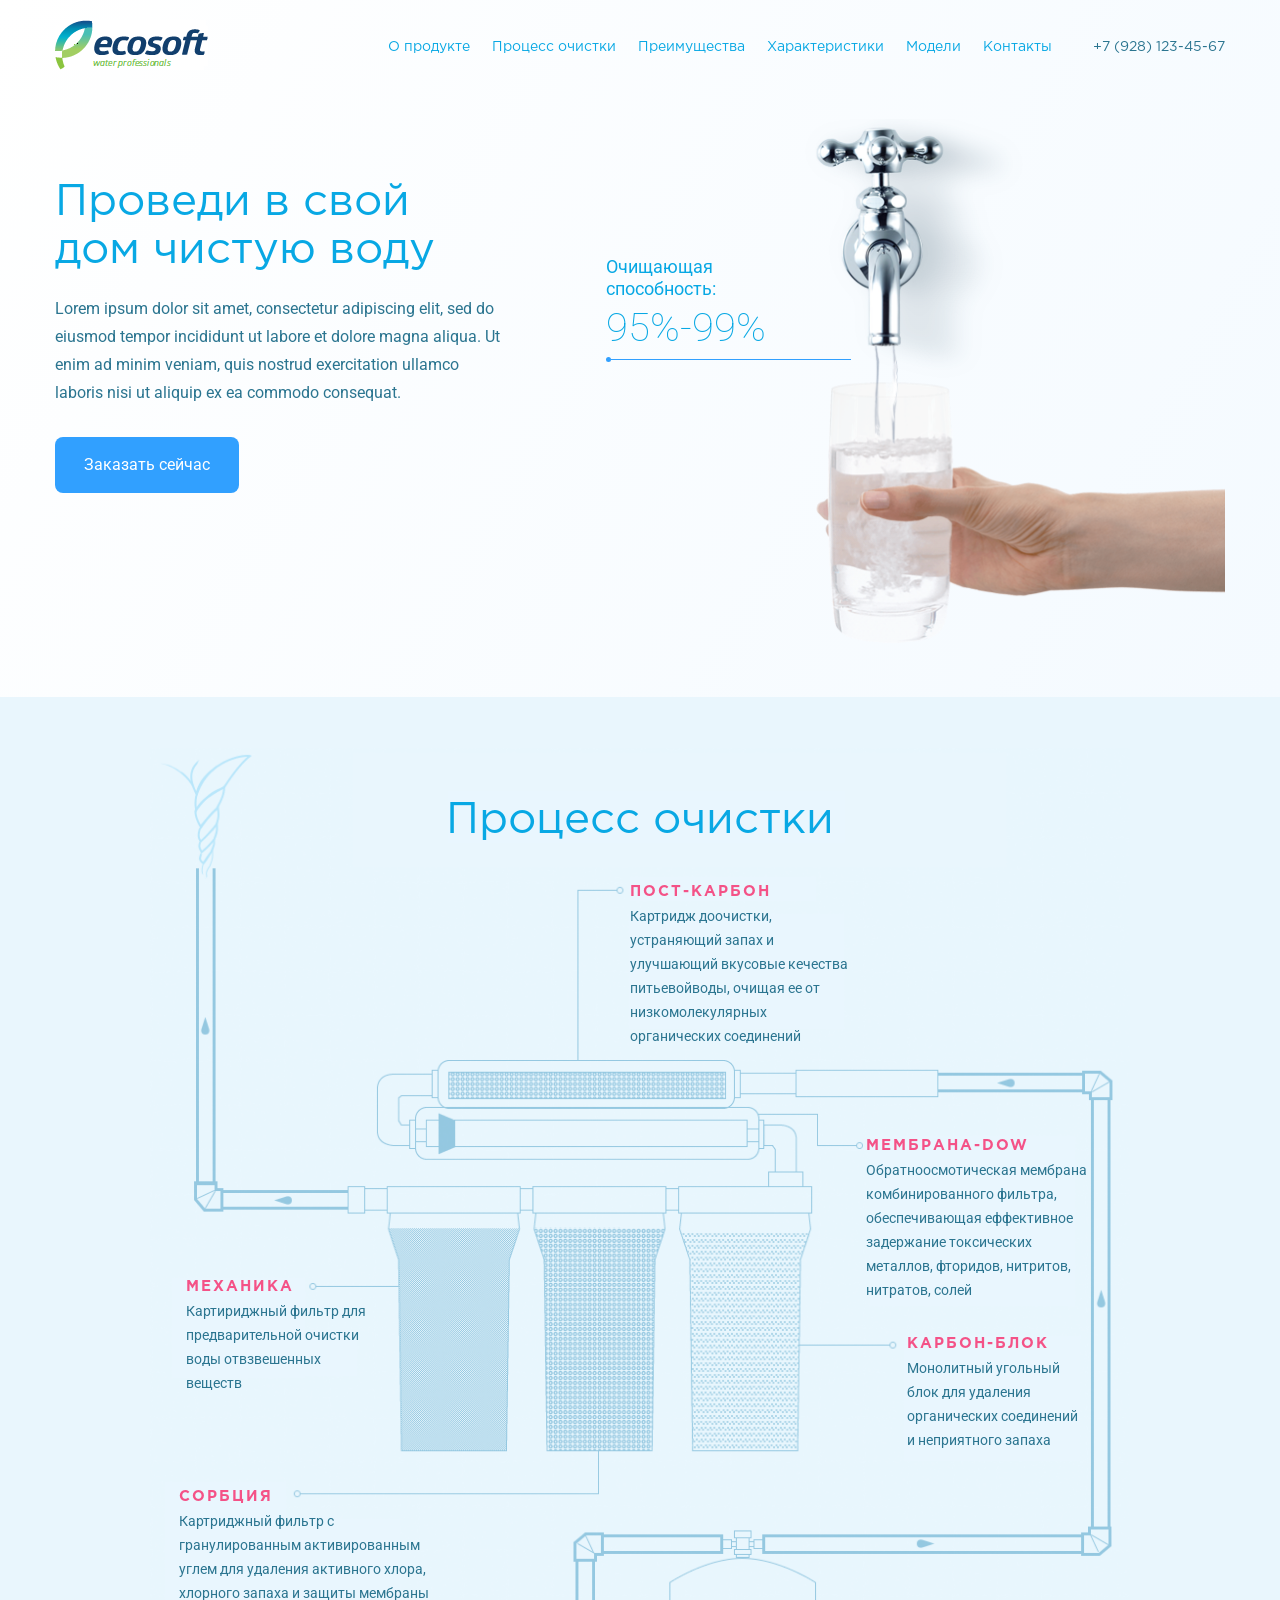
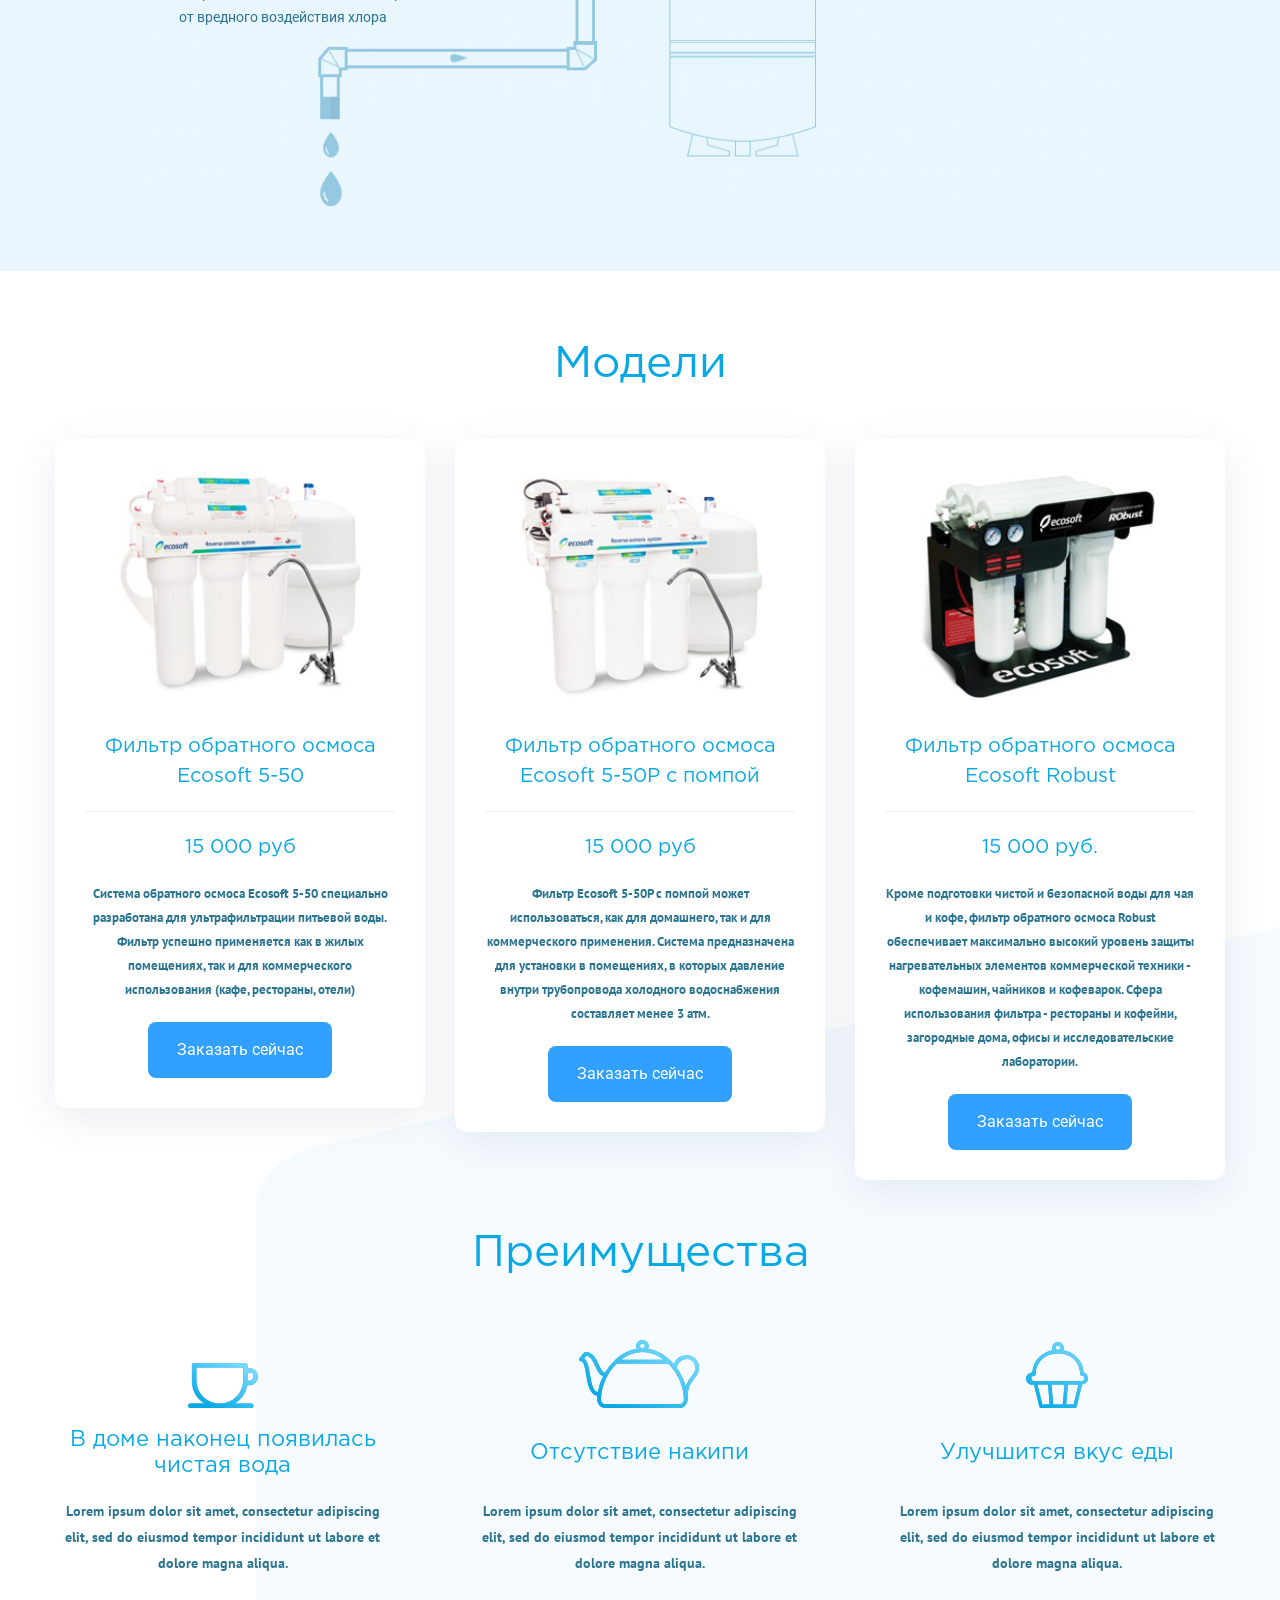
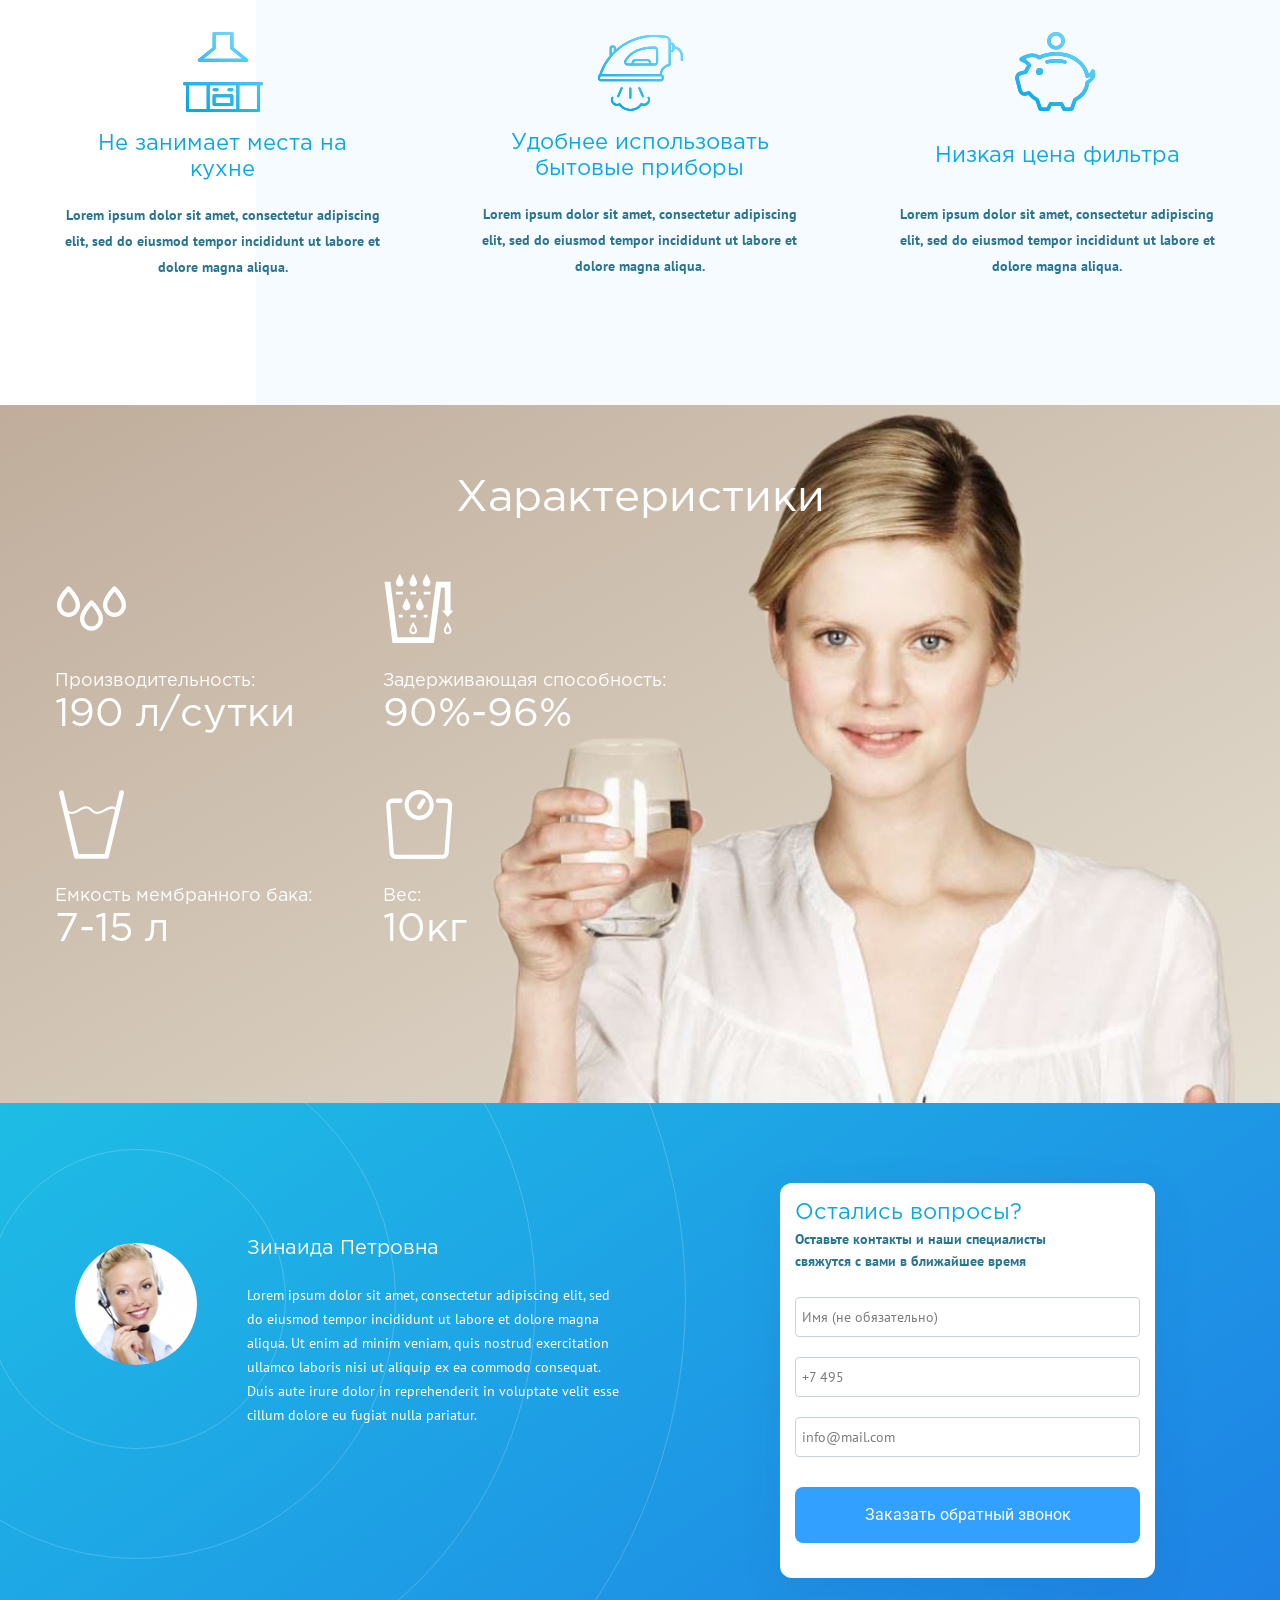
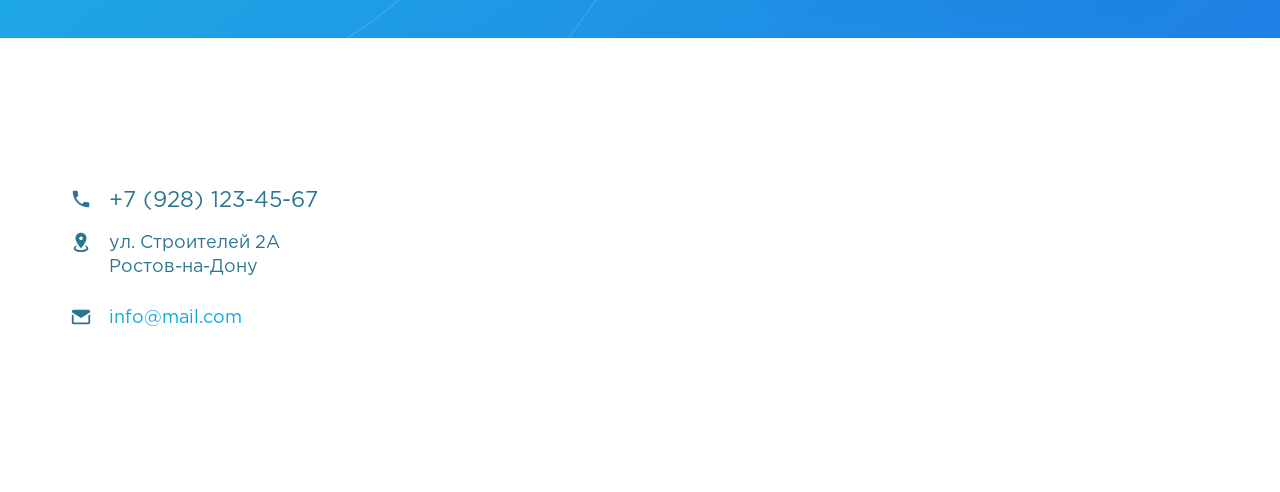
<file: aqua/index.html>
<!DOCTYPE html>
<html lang="ru">

<head>
	<meta charset="utf-8">
	<meta name="viewport" content="width=device-width, initial-scale=1">
	<title>Ecosoft</title>
	<link rel="stylesheet" type="text/css" href="css/slick.css" />
	<link rel="stylesheet" href="css/all.css">
	<script src="https://ajax.googleapis.com/ajax/libs/jquery/1.11.3/jquery.min.js"></script>
	<script src="js/slick.min.js"></script>
	<script src="js/main.js"></script>
</head>

<body>
	<svg xmlns="http://www.w3.org/2000/svg" style="width:0; height:0; visibility:hidden; display:none;">
		<symbol id="contact" viewBox="0 0 32 32">
			<path d="M31.699 4.109l-31.201 11.182c-0.579 0.208-0.677 0.978-0.171 1.317l4.664 3.158 21.168-11.071-17.918 13.269v5.375c0 0.366 0.414 0.588 0.723 0.385l3.947-2.596 3.888 2.629c0.356 0.241 0.842 0.137 1.072-0.229l14.11-23.073c0.118-0.189-0.072-0.424-0.282-0.346z"></path>
		</symbol>
		<symbol id="retarding" viewBox="0 0 32 32">
			<path d="M13.421 5.992c-0.94 0-1.702-0.762-1.702-1.702v0c0-0.937 1.702-3.826 1.702-3.826s1.707 2.889 1.707 3.826c0 0 0 0 0 0 0 0.94-0.762 1.702-1.702 1.702-0.002 0-0.003 0-0.005 0h0zM10.444 16.617c0 0 0 0 0 0-0.938 0-1.699-0.759-1.702-1.697v-0c0-0.941 1.702-3.826 1.702-3.826s1.702 2.885 1.702 3.826c-0.003 0.938-0.764 1.697-1.702 1.697 0 0 0 0 0 0v0zM7.462 5.992c-0.94 0-1.702-0.762-1.702-1.702v0c0-0.937 1.702-3.826 1.702-3.826s1.702 2.889 1.702 3.826c0 0.94-0.762 1.702-1.702 1.702v0zM19.381 5.992c-0.94 0-1.702-0.762-1.702-1.702v0c0-0.937 1.702-3.826 1.702-3.826s1.707 2.889 1.707 3.826c0 0.94-0.762 1.702-1.702 1.702v0zM16.403 16.617c0 0 0 0 0 0-0.938 0-1.699-0.759-1.702-1.697v-0c0-0.941 1.702-3.826 1.702-3.826s1.702 2.885 1.702 3.826c-0.003 0.938-0.764 1.697-1.702 1.697 0 0 0 0 0 0v0zM13.421 27.246c-0.94 0-1.702-0.762-1.702-1.702v0c0-0.774 1.113-2.783 1.331-3.181l0.371-0.663 0.371 0.663c0.223 0.394 1.331 2.407 1.331 3.181 0 0.94-0.762 1.702-1.702 1.702v0zM13.421 23.467c-0.454 0.881-0.849 1.79-0.849 2.078 0.034 0.443 0.402 0.79 0.851 0.79s0.817-0.347 0.851-0.788l0-0.003c0-0.288-0.394-1.192-0.853-2.078zM28.749 27.246c-0.94 0-1.702-0.762-1.702-1.702v0c0-0.774 1.108-2.787 1.331-3.181l0.371-0.663 0.371 0.663c0.223 0.394 1.331 2.407 1.331 3.181 0 0.94-0.762 1.702-1.702 1.702v0zM28.749 23.467c-0.454 0.881-0.853 1.79-0.853 2.078 0 0.471 0.382 0.853 0.853 0.853s0.853-0.382 0.853-0.853v0c0-0.288-0.399-1.192-0.853-2.078zM31.3 16.617l-2.551 2.977-2.551-2.977h1.275v-10.203h-1.651l-3.191 24.659h-18.421l-3.515-27.209h2.574l3.186 24.659h13.932l3.186-24.659h6.451v12.754zM12.146 8.329h2.551v1.275h-2.551zM5.76 8.329h2.982v1.275h-2.982zM18.105 8.329h2.982v1.275h-2.982zM12.146 18.532h2.551v1.275h-2.551zM7.035 18.532h1.707v1.275h-1.707zM18.105 18.532h1.702v1.275h-1.702z"></path>
		</symbol>
		<symbol id="performance" viewBox="0 0 32 32">
			<path d="M6.698 6.242c2.218 2.323 4.405 5.076 4.405 7.978 0 2.867-2.258 5.287-5.111 5.287-2.858 0-5.116-2.42-5.116-5.287 0-2.902 2.192-5.655 4.405-7.978 0.167-0.175 0.395-0.281 0.64-0.298 0.294-0.018 0.579 0.088 0.776 0.298zM27.156 6.242c2.214 2.323 4.405 5.076 4.405 7.978 0 2.867-2.258 5.287-5.116 5.287-2.854 0-5.111-2.42-5.111-5.287 0-2.902 2.192-5.655 4.405-7.978 0.179-0.188 0.431-0.306 0.71-0.306s0.532 0.117 0.71 0.305l0 0zM2.792 14.22c0 1.946 1.469 3.437 3.2 3.437 1.727 0 3.196-1.49 3.196-3.437 0-1.688-1.425-3.901-3.2-5.918-1.767 2.016-3.196 4.23-3.196 5.918zM23.25 14.22c0 1.946 1.468 3.437 3.2 3.437 1.727 0 3.191-1.49 3.191-3.437 0-1.688-1.425-3.901-3.196-5.918-1.771 2.016-3.196 4.23-3.196 5.918zM16.149 12.112c0.294-0.022 0.583 0.088 0.78 0.298 2.214 2.323 4.405 5.072 4.405 7.974 0 2.867-2.258 5.287-5.116 5.287s-5.116-2.42-5.116-5.287c0-2.902 2.192-5.655 4.405-7.978 0.167-0.175 0.395-0.281 0.64-0.294zM16.219 14.47c-1.771 2.016-3.2 4.226-3.2 5.913 0 1.946 1.469 3.437 3.2 3.437s3.2-1.49 3.2-3.437c0-1.688-1.429-3.901-3.2-5.918z"></path>
		</symbol>
		<symbol id="email" viewBox="0 0 24 24">
			<path d="M12,13L2,6.76V6C2,4.89 2.89,4 4,4H20A2,2 0 0,1 22,6V6.75L12,13M22,18A2,2 0 0,1 20,20H4C2.89,20 2,19.1 2,18V9.11L4,10.36V18H20V10.36L22,9.11V18Z"></path>
		</symbol>
		<symbol id="phone" viewBox="0 0 24 24">
			<path d="M6.609 10.781c1.453 2.813 3.797 5.156 6.609 6.609l2.203-2.203c0.281-0.281 0.703-0.375 1.031-0.234 1.125 0.375 2.344 0.563 3.563 0.563 0.563 0 0.984 0.422 0.984 0.984v3.516c0 0.563-0.422 0.984-0.984 0.984-9.375 0-17.016-7.641-17.016-17.016 0-0.563 0.422-0.984 0.984-0.984h3.516c0.563 0 0.984 0.422 0.984 0.984 0 1.266 0.188 2.438 0.563 3.563 0.094 0.328 0.047 0.75-0.234 1.031z"></path>
		</symbol>
		<symbol id="map" viewBox="0 0 24 24">
			<path d="M12,2C15.31,2 18,4.66 18,7.95C18,12.41 12,19 12,19C12,19 6,12.41 6,7.95C6,4.66 8.69,2 12,2M12,6A2,2 0 0,0 10,8A2,2 0 0,0 12,10A2,2 0 0,0 14,8A2,2 0 0,0 12,6M20,19C20,21.21 16.42,23 12,23C7.58,23 4,21.21 4,19C4,17.71 5.22,16.56 7.11,15.83L7.75,16.74C6.67,17.19 6,17.81 6,18.5C6,19.88 8.69,21 12,21C15.31,21 18,19.88 18,18.5C18,17.81 17.33,17.19 16.25,16.74L16.89,15.83C18.78,16.56 20,17.71 20,19Z"></path>
		</symbol>
		<symbol id="weight" viewBox="0 0 31 32">
			<path d="M15.575 14.304c-3.577 0-6.488-3.011-6.488-6.716 0-3.7 2.911-6.711 6.488-6.711 3.581 0 6.496 3.011 6.496 6.711 0 3.704-2.915 6.716-6.496 6.716zM15.575 2.792c-2.556 0-4.638 2.152-4.638 4.796s2.082 4.796 4.638 4.796c2.56 0 4.638-2.148 4.638-4.796 0-2.643-2.078-4.796-4.638-4.796zM25.916 31.562h-20.677c-1.481-0.030-2.681-1.191-2.774-2.653l-0-0.008-1.569-21.085c-0.006-0.068-0.009-0.148-0.009-0.228 0-0.751 0.281-1.437 0.744-1.958l-0.003 0.003c0.504-0.563 1.232-0.917 2.042-0.921h3.56c0.513 0 0.929 0.43 0.929 0.96 0 0.526-0.416 0.956-0.929 0.956h-3.559c-0.263 0-0.504 0.11-0.684 0.311-0.152 0.17-0.245 0.395-0.245 0.642 0 0.030 0.001 0.060 0.004 0.089l-0-0.004 1.569 21.089c0.030 0.491 0.431 0.879 0.924 0.89l0.001 0h20.677c0.482 0 0.89-0.395 0.925-0.89l1.569-21.089c0.022-0.272-0.066-0.526-0.245-0.728-0.175-0.202-0.416-0.307-0.679-0.307h-3.559c-0.515-0.007-0.93-0.426-0.93-0.942 0-0.008 0-0.015 0-0.023l-0 0.001c0-0.526 0.416-0.956 0.929-0.956h3.559c0.771 0 1.517 0.338 2.043 0.921 0.46 0.518 0.741 1.204 0.741 1.955 0 0.079-0.003 0.157-0.009 0.234l0.001-0.010-1.569 21.094c-0.098 1.467-1.296 2.624-2.772 2.656l-0.003 0zM15.575 9.508c-0.175 0-0.351-0.053-0.513-0.162-0.251-0.18-0.413-0.471-0.413-0.8 0-0.196 0.057-0.379 0.156-0.532l-0.002 0.004 1.859-2.88c0.281-0.438 0.855-0.561 1.284-0.263 0.425 0.294 0.544 0.885 0.259 1.328l-1.859 2.876c-0.164 0.258-0.448 0.427-0.771 0.43h-0z"></path>
		</symbol>
		<symbol id="capacity" viewBox="0 0 32 32">
			<path d="M30.626 2.362l-6.715 28.311c-0.094 0.471-0.565 0.8-1.035 0.8h-13.341c-0.518 0-0.941-0.329-1.040-0.8l-6.715-28.311c-0.141-0.565 0.235-1.134 0.805-1.28 0.565-0.141 1.134 0.235 1.275 0.805l1.939 8.188c1.609 1.045 2.979 0.24 4.588-0.659 1.845-1.040 3.925-2.226 6.146 0 1.939 1.939 3.496 1.040 5.341 0 1.562-0.899 3.266-1.845 5.106-0.805l1.609-6.772c0.141-0.565 0.706-0.941 1.275-0.8 0.565 0.141 0.946 0.706 0.758 1.322zM26.748 9.656c-1.322-0.951-2.551-0.381-4.301 0.612-1.040 0.612-2.221 1.28-3.548 1.28-0.988 0-2.033-0.376-3.073-1.421-1.605-1.609-2.885-0.993-4.871 0.141-1.365 0.805-2.979 1.704-4.772 1.087l4.254 17.944h11.633z"></path>
		</symbol>
		<symbol id="menu" viewBox="0 0 32 32">
			<path d="M30.992 22.679h-29.992c-0.551 0-1 0.48-1 1.068v4.561c0 0.564 0.449 1.025 1 1.025h29.992c0.552 0 1-0.461 1-1.027v-4.56c0-0.588-0.448-1.068-1-1.068zM30.992 12.012h-29.992c-0.551 0-1 0.48-1 1.068v4.561c0 0.565 0.449 1.025 1 1.025h29.992c0.552 0 1-0.46 1-1.025v-4.561c0-0.588-0.448-1.068-1-1.068zM30.992 1.345h-29.992c-0.551 0-1 0.48-1 1.068v4.56c0 0.564 0.449 1.025 1 1.025h29.992c0.552 0 1-0.461 1-1.025v-4.56c0-0.588-0.448-1.068-1-1.068z"></path>
		</symbol>
		<symbol id="finance" viewBox="0 0 32 32">
			<path d="M30.944 18.49h-2.39c-0.33 1.684-0.997 3.248-1.915 4.623l1.69 1.691c0.41 0.409 0.41 1.082 0 1.492l-2.033 2.033c-0.41 0.41-1.082 0.41-1.492 0l-1.691-1.691c-1.38 0.924-2.938 1.585-4.621 1.915v2.39c0 0.581-0.475 1.057-1.056 1.057h-2.873c-0.581 0-1.056-0.475-1.056-1.057v-2.39c-1.683-0.33-3.248-0.991-4.622-1.915l-1.69 1.691c-0.41 0.41-1.082 0.41-1.492 0l-2.033-2.033c-0.41-0.41-0.41-1.083 0-1.492l1.69-1.691c-0.924-1.381-1.584-2.939-1.915-4.623h-2.39c-0.581 0-1.056-0.475-1.056-1.057v-2.872c0-0.582 0.475-1.057 1.056-1.057h2.39c0.33-1.684 0.997-3.249 1.915-4.623l-1.69-1.691c-0.41-0.41-0.41-1.082 0-1.492l2.027-2.027c0.409-0.41 1.083-0.41 1.492 0l1.69 1.691c1.38-0.924 2.938-1.585 4.622-1.915v-2.39c0-0.582 0.475-1.057 1.056-1.057h2.872c0.581 0 1.057 0.475 1.057 1.057v2.384c1.683 0.33 3.248 0.997 4.621 1.915l1.691-1.691c0.41-0.409 1.082-0.409 1.492 0l2.033 2.034c0.41 0.41 0.41 1.082 0 1.492l-1.691 1.691c0.924 1.381 1.584 2.938 1.915 4.623h2.39c0.588 0 1.057 0.475 1.063 1.057v2.872c0 0.581-0.475 1.057-1.056 1.057zM15.996 6.992c-4.965 0-9.005 4.042-9.005 9.008s4.040 9.008 9.005 9.008c4.966 0 9.006-4.042 9.006-9.008s-4.040-9.008-9.006-9.008zM15.996 23.033c-3.888 0-7.037-3.15-7.037-7.039 0-1.856 0.726-3.546 1.901-4.807 1.281-1.367 3.11-2.225 5.136-2.225 3.888 0 7.038 3.15 7.038 7.033 0 3.889-3.15 7.039-7.038 7.039zM15.647 13.642c0.125-0.052 0.257-0.072 0.396-0.079 0.528-0.027 1.023 0.066 1.492 0.297 0.231 0.112 0.31 0.079 0.39-0.165 0.086-0.257 0.152-0.515 0.231-0.779 0.052-0.172-0.014-0.291-0.178-0.363-0.297-0.133-0.614-0.225-0.938-0.277-0.429-0.067-0.429-0.067-0.429-0.496 0-0.608 0-0.608-0.607-0.608-0.086 0-0.178 0-0.264 0-0.284 0.007-0.33 0.059-0.336 0.344 0 0.125 0 0.258 0 0.383 0 0.377 0 0.369-0.364 0.502-0.878 0.324-1.419 0.918-1.478 1.875-0.053 0.845 0.389 1.42 1.082 1.836 0.429 0.258 0.898 0.41 1.353 0.607 0.178 0.080 0.344 0.166 0.496 0.291 0.442 0.363 0.357 0.964-0.158 1.189-0.278 0.119-0.575 0.152-0.872 0.112-0.468-0.059-0.911-0.178-1.327-0.396-0.251-0.126-0.317-0.093-0.402 0.171-0.073 0.231-0.133 0.463-0.198 0.694-0.086 0.31-0.053 0.382 0.244 0.528 0.377 0.186 0.785 0.278 1.195 0.344 0.324 0.053 0.33 0.066 0.336 0.403 0.007 0.152 0.007 0.304 0.007 0.455 0 0.191 0.092 0.297 0.29 0.304 0.225 0.006 0.449 0.006 0.674 0 0.185-0.006 0.277-0.106 0.277-0.291 0-0.205 0.006-0.416 0-0.62-0.013-0.212 0.080-0.324 0.284-0.377 0.468-0.126 0.865-0.377 1.175-0.753 0.851-1.029 0.528-2.548-0.68-3.228-0.383-0.211-0.785-0.37-1.181-0.535-0.231-0.092-0.456-0.205-0.647-0.364-0.383-0.31-0.31-0.806 0.139-1.004z"></path>
		</symbol>
		<symbol id="global" viewBox="0 0 32 32">
			<path d="M29.215 18.79c-1.144 0-2.123-0.688-2.553-1.667h-2.487c0.053-0.37 0.080-0.741 0.080-1.124 0-0.271-0.014-0.536-0.040-0.8h2.329c0.344-1.144 1.409-1.983 2.672-1.983 1.541 0 2.785 1.255 2.785 2.789s-1.243 2.784-2.785 2.784zM24.182 9.183l-1.7 1.7c-0.404-0.503-0.86-0.959-1.363-1.362l0.278-0.277 1.423-1.422c-0.47-1.031-0.284-2.288 0.562-3.134 1.084-1.084 2.851-1.084 3.935 0s1.085 2.85 0 3.934c-0.847 0.853-2.11 1.038-3.135 0.561zM16 22.664c-3.677 0-6.667-2.988-6.667-6.664s2.99-6.664 6.667-6.664c3.677 0 6.667 2.988 6.667 6.664s-2.99 6.664-6.667 6.664zM14.029 20.562c-0.403-0.569-0.794-1.283-1.065-2.156h-1.309c0.529 0.959 1.37 1.719 2.374 2.156zM11.231 14.592c-0.133 0.443-0.205 0.919-0.205 1.408s0.072 0.959 0.205 1.408h1.495c-0.080-0.436-0.119-0.905-0.119-1.408s0.046-0.972 0.119-1.408h-1.495zM11.654 13.594h1.309c0.265-0.873 0.662-1.594 1.065-2.156-1.005 0.437-1.845 1.197-2.374 2.156zM15.497 11.239c-0.483 0.49-1.091 1.256-1.481 2.354h1.481v-2.354zM15.497 14.592h-1.753c-0.086 0.43-0.133 0.899-0.133 1.408s0.047 0.978 0.133 1.408h1.753v-2.816zM15.497 18.406h-1.481c0.397 1.091 0.998 1.858 1.481 2.348v-2.348zM20.346 18.406h-1.309c-0.265 0.873-0.662 1.594-1.065 2.156 1.006-0.437 1.845-1.197 2.374-2.156zM16.503 20.761c0.483-0.489 1.091-1.256 1.481-2.354h-1.481v2.354zM16.503 17.408h1.753c0.086-0.43 0.133-0.899 0.133-1.408s-0.047-0.978-0.133-1.408h-1.753v2.816zM16.503 13.594h1.481c-0.397-1.091-0.998-1.858-1.481-2.347v2.347zM17.971 11.438c0.403 0.569 0.794 1.283 1.065 2.156h1.309c-0.529-0.959-1.369-1.719-2.374-2.156zM19.268 14.592c0.080 0.436 0.119 0.905 0.119 1.408s-0.047 0.972-0.119 1.408h1.495c0.133-0.442 0.205-0.919 0.205-1.408s-0.072-0.958-0.205-1.408h-1.495zM16.959 5.402v2.4c-0.311-0.039-0.635-0.059-0.959-0.059s-0.642 0.020-0.959 0.059v-2.394c-1.065-0.397-1.826-1.414-1.826-2.625 0-1.533 1.243-2.783 2.785-2.783 1.534 0 2.785 1.243 2.785 2.783 0 1.204-0.761 2.228-1.826 2.618zM9.525 10.889l-1.701-1.699c-0.357 0.165-0.753 0.258-1.17 0.258-1.542 0-2.785-1.25-2.779-2.79 0-1.534 1.244-2.783 2.785-2.783 1.535 0 2.785 1.242 2.785 2.783 0 0.417-0.092 0.814-0.258 1.17l1.7 1.699c-0.509 0.404-0.966 0.86-1.362 1.362zM5.404 15.2h2.381c-0.027 0.264-0.039 0.529-0.039 0.8 0 0.383 0.026 0.753 0.079 1.124h-2.42c-0.397 1.065-1.416 1.825-2.619 1.819-1.535 0-2.785-1.243-2.785-2.783 0-1.534 1.243-2.784 2.785-2.784 1.203 0 2.229 0.761 2.619 1.825zM6.654 22.552c0.417 0 0.814 0.093 1.17 0.258l1.693-1.692c0.404 0.503 0.86 0.959 1.363 1.349l-1.701 1.7c0.165 0.357 0.258 0.753 0.258 1.17 0 1.533-1.242 2.783-2.784 2.783-1.534 0-2.785-1.242-2.785-2.783 0-1.534 1.243-2.784 2.785-2.784zM15.041 26.598v-2.4c0.311 0.039 0.635 0.059 0.959 0.059s0.642-0.020 0.959-0.059v2.4c1.065 0.39 1.826 1.408 1.826 2.618 0 1.534-1.243 2.784-2.785 2.784-1.534 0-2.785-1.242-2.785-2.784 0-1.202 0.761-2.228 1.826-2.618zM22.482 21.117l1.693 1.692c0.357-0.165 0.753-0.258 1.17-0.258 1.541 0 2.785 1.25 2.785 2.797 0 1.534-1.243 2.784-2.785 2.784-1.534 0-2.784-1.243-2.784-2.784 0-0.416 0.092-0.813 0.258-1.17l-1.701-1.699c0.509-0.403 0.966-0.859 1.363-1.362z"></path>
		</symbol>
		<symbol id="offers" viewBox="0 0 30 32">
			<path d="M30.142 13.489l-1.387 6.768c-0.162 0.794-0.94 1.37-1.84 1.37h-17.154l0.555 2.588 16.294-0.006c0.643 0 1.164 0.505 1.164 1.127s-0.521 1.126-1.164 1.126l-17.248 0.006c-0.595 0-1.082-0.426-1.157-0.976l-4.011-18.727-3.335-0.95c-0.622-0.176-0.974-0.806-0.791-1.402 0.182-0.603 0.832-0.944 1.447-0.766l3.997 1.14c0.358 0.105 0.629 0.36 0.758 0.675 0.034 0.066 0.054 0.144 0.074 0.223l0.839 3.931c0.108-0.006 0.216-0.006 0.331 0.006l20.962 1.893c1.089 0.099 1.847 1.003 1.664 1.972zM26.036 10.148l-4.477-0.406 0.122-1.264c0.162-1.711-1.13-3.224-2.896-3.387-1.765-0.157-3.327 1.093-3.497 2.804l-0.122 1.264-4.485-0.406c-0.399-0.039-0.697-0.38-0.635-0.767l0.108-1.126c0.034-0.387 0.392-0.676 0.792-0.636l1.082 0.099c0.257-0.838 0.683-1.599 1.231-2.254l-0.697-0.813c-0.257-0.302-0.217-0.747 0.095-0.996l0.9-0.721c0.311-0.249 0.771-0.209 1.028 0.092l0.697 0.812c0.764-0.406 1.616-0.668 2.516-0.753l0.102-1.048c0.034-0.387 0.392-0.676 0.792-0.636l1.163 0.105c0.4 0.033 0.697 0.38 0.656 0.766l-0.102 1.049c0.866 0.249 1.65 0.662 2.327 1.192l0.846-0.667c0.311-0.25 0.771-0.21 1.028 0.091l0.744 0.871c0.257 0.302 0.217 0.747-0.095 0.996l-0.838 0.675c0.42 0.741 0.69 1.566 0.778 2.438l1.082 0.099c0.399 0.033 0.697 0.38 0.656 0.766l-0.108 1.127c-0.034 0.387-0.392 0.675-0.792 0.635zM12.678 27.492c1.285 0 2.327 1.009 2.327 2.255s-1.042 2.254-2.327 2.254c-1.286 0-2.327-1.009-2.327-2.254s1.041-2.255 2.327-2.255zM23.798 27.492c1.285 0 2.326 1.009 2.326 2.255s-1.041 2.254-2.326 2.254c-1.285 0-2.328-1.009-2.328-2.254s1.042-2.255 2.328-2.255z"></path>
		</symbol>
		<symbol id="stats" viewBox="0 0 32 32">
			<path d="M17.362 31.954c-0.092-1.029-0.177-2.059-0.27-3.115 3.718-0.409 6.752-2.025 9.020-4.962 2.288-2.949 3.054-6.314 2.5-10.055 1.074-0.185 2.103-0.369 3.139-0.548 1.728 10.584-6.608 18.402-14.389 18.68zM26.133 8.234c-0.798-1.036-1.741-1.914-2.796-2.693 0.62-0.891 1.22-1.748 1.833-2.619 2.743 1.973 4.682 4.487 5.869 7.647-1.029 0.377-2.011 0.732-3.007 1.095-0.481-1.254-1.102-2.394-1.899-3.43zM23.495 11.731c0.29 0 0.521 0.23 0.521 0.521v10.312c0 0.291-0.231 0.521-0.521 0.521h-3.568c-0.291 0-0.521-0.23-0.521-0.521v-10.312c0-0.291 0.23-0.521 0.521-0.521h3.568zM20.449 22.043h2.525v-9.264h-2.525v9.264zM3.184 14.931c-1.041-0.092-2.084-0.178-3.184-0.278 0.645-5.403 3.165-9.594 7.801-12.357 4.801-2.857 9.819-2.962 14.962-0.798-0.468 1.009-0.91 1.953-1.351 2.903-8.646-3.893-17.659 2.369-18.227 10.531zM8.486 23.086c-0.29 0-0.521-0.23-0.521-0.521v-7.574c0-0.291 0.231-0.522 0.521-0.522h3.568c0.291 0 0.521 0.231 0.521 0.522v7.574c0 0.291-0.23 0.521-0.521 0.521h-3.568zM9.008 22.043h0.811l-0.811-0.811v0.811zM9.008 20.407l1.636 1.637v0.006h0.831l-2.467-2.468v0.825zM11.533 15.512h-0.811l0.811 0.811v-0.811zM11.533 17.154l-1.635-1.636h-0.825l2.459 2.461v-0.826zM11.533 18.804l-2.525-2.527v0.825l2.525 2.527v-0.825zM11.533 20.453l-2.525-2.527v0.825l2.525 2.527v-0.825zM13.683 22.565v-14.502c0-0.29 0.23-0.521 0.52-0.521h3.568c0.291 0 0.521 0.231 0.521 0.521v14.502c0 0.291-0.23 0.521-0.521 0.521h-3.568c-0.29 0-0.52-0.23-0.52-0.521zM14.856 28.905c-0.085 1.003-0.177 2.039-0.27 3.095-8.572-0.699-14.264-8.037-14.502-14.562 1.030-0.092 2.058-0.178 3.047-0.264 1.134 6.724 5.025 10.61 11.724 11.731z"></path>
		</symbol>
		<symbol id="account" viewBox="0 0 25 32">
			<path d="M24.448 15.053c0 0-0.026 0.137-0.082 0.391-0.191 0.874-0.477 1.715-0.833 2.51-1.277 3.096-4.258 8.324-11.063 13.968-0.077 0.066-0.191 0.066-0.268 0-6.799-5.645-9.786-10.873-11.063-13.968-0.363-0.796-0.642-1.636-0.832-2.51-0.064-0.254-0.083-0.391-0.083-0.391-0.216-1.167-0.286-2.386-0.165-3.638 0.591-6.31 5.656-11.186 11.834-11.407 7.009-0.248 12.773 5.508 12.773 12.646 0 0.821-0.076 1.63-0.216 2.399zM12.33 5.125c-4.131 0-7.486 3.436-7.486 7.679 0 1.929 0.692 3.69 1.836 5.039 0.165-0.319 0.438-0.586 0.864-0.697 1.481-0.385 2.688-1.259 2.688-1.259l0.94 3.051 0.178 0.574v-0.006l0.153 0.489 0.496-1.441c-1.22-1.747 0.248-1.727 0.331-1.727s1.55-0.019 0.33 1.727l0.496 1.441 0.153-0.489v0.006l0.178-0.574 0.94-3.051c0 0 1.208 0.874 2.688 1.259 0.426 0.117 0.699 0.378 0.864 0.697 1.144-1.349 1.836-3.11 1.836-5.039 0-4.243-3.355-7.679-7.485-7.679zM14.827 13.814c-0.128 0.854-0.788 1.929-1.824 2.315-0.426 0.156-0.903 0.156-1.335 0-1.055-0.378-1.696-1.461-1.824-2.315-0.14-0.006-0.323-0.208-0.521-0.925-0.267-0.977 0.019-1.127 0.26-1.102-0.050-0.137-0.082-0.274-0.108-0.404-0.089-0.457-0.108-0.881-0.006-1.291 0.127-0.547 0.413-0.985 0.737-1.324 0.204-0.221 0.432-0.417 0.68-0.573 0.197-0.144 0.42-0.261 0.661-0.346 0.185-0.065 0.387-0.104 0.597-0.117 0.654-0.058 1.15 0.111 1.506 0.326 0.527 0.3 0.731 0.697 0.731 0.697s1.22 0.091 0.807 2.627c-0.026 0.137-0.064 0.267-0.108 0.404 0.248-0.026 0.534 0.118 0.267 1.102-0.197 0.711-0.381 0.913-0.521 0.925z"></path>
		</symbol>
		<symbol id="arrow-down" viewBox="0 0 32 32">
			<path d="M31.863 27.824v4.083h-0.024v0.104h-5.541v-0.104h-16.283v-5.729h11.933l-21.976-21.976 4.228-4.226 22.097 22.097v-12.152h5.541v16.257h0.024v1.461l0.092 0.092-0.092 0.094z"></path>
		</symbol>
		<symbol id="arrow-up" viewBox="0 0 32 32">
			<path d="M32.046 5.673h-0.104v16.281h-5.729v-11.933l-21.976 21.976-4.226-4.226 22.097-22.097h-12.152v-5.543h16.257v-0.022h1.461l0.092-0.094 0.092 0.094h4.085v0.022h0.104v5.543z"></path>
		</symbol>
		<symbol id="arrow" viewBox="0 0 32 32">
			<path d="M29.854 24.032c-1.43 2.45-3.372 4.392-5.822 5.822-2.452 1.43-5.128 2.146-8.032 2.146-2.902 0-5.58-0.716-8.030-2.146-2.452-1.43-4.394-3.372-5.824-5.822-1.43-2.452-2.146-5.13-2.146-8.032s0.716-5.58 2.146-8.032c1.43-2.45 3.372-4.392 5.822-5.822 2.452-1.43 5.13-2.146 8.032-2.146s5.58 0.716 8.032 2.146c2.45 1.43 4.392 3.372 5.822 5.822 1.43 2.452 2.146 5.13 2.146 8.032 0 2.904-0.716 5.58-2.146 8.032zM26.396 17.062l-9.458-9.458c-0.264-0.264-0.576-0.396-0.938-0.396-0.36 0-0.674 0.132-0.938 0.396l-9.458 9.458c-0.264 0.264-0.396 0.578-0.396 0.938 0 0.362 0.132 0.674 0.396 0.938l2.126 2.124c0.264 0.264 0.576 0.396 0.936 0.396 0.362 0 0.674-0.132 0.938-0.396l6.396-6.396 6.396 6.396c0.264 0.264 0.576 0.396 0.938 0.396 0.36 0 0.674-0.132 0.936-0.396l2.126-2.124c0.264-0.264 0.396-0.576 0.396-0.938 0-0.36-0.132-0.674-0.396-0.938z"></path>
		</symbol>
		<symbol id="file" viewBox="0 0 25 32">
			<path fill="#e9e9e0" d="M17.424 0h-16.584c-0.462 0-0.84 0.377-0.84 1.095v30.333c0 0.195 0.377 0.572 0.84 0.572h22.899c0.462 0 0.84-0.377 0.84-0.572v-24.006c0-0.402-0.049-0.523-0.146-0.621l-6.655-6.655c-0.097-0.097-0.219-0.146-0.353-0.146z"></path>
			<path fill="#d9d7ca" d="M17.716 0.085v6.777h6.777z"></path>
			<path fill="#2dc0e8" d="M23.738 32h-22.899c-0.462 0-0.84-0.377-0.84-0.84v-8.882h24.566v8.882c0.012 0.462-0.365 0.84-0.827 0.84z"></path>
			<path fill="#fff" d="M8.614 29.7c-0.219 0.207-0.45 0.365-0.73 0.475-0.268 0.11-0.56 0.158-0.876 0.158-0.341 0-0.657-0.061-0.949-0.183s-0.548-0.304-0.754-0.56c-0.219-0.243-0.389-0.548-0.511-0.925-0.122-0.365-0.183-0.803-0.183-1.278 0-0.487 0.061-0.913 0.183-1.278s0.292-0.669 0.511-0.913c0.219-0.243 0.475-0.426 0.767-0.56s0.608-0.195 0.949-0.195c0.316 0 0.608 0.049 0.876 0.158s0.511 0.256 0.73 0.475l-0.645 0.584c-0.134-0.146-0.28-0.256-0.438-0.329s-0.329-0.097-0.499-0.097c-0.195 0-0.377 0.037-0.548 0.11s-0.329 0.195-0.475 0.365c-0.134 0.17-0.243 0.402-0.329 0.681-0.073 0.28-0.122 0.608-0.122 1.010 0 0.389 0.049 0.73 0.122 0.998 0.073 0.28 0.183 0.499 0.316 0.681 0.134 0.17 0.28 0.304 0.45 0.377 0.17 0.085 0.353 0.122 0.535 0.122s0.365-0.037 0.523-0.097c0.158-0.073 0.316-0.183 0.45-0.329l0.645 0.548z"></path>
			<path fill="#fff" d="M13.226 28.703c0 0.207-0.049 0.414-0.134 0.608s-0.207 0.365-0.365 0.511c-0.158 0.146-0.353 0.268-0.584 0.353s-0.487 0.134-0.779 0.134c-0.122 0-0.255-0.012-0.389-0.024s-0.268-0.037-0.402-0.061c-0.134-0.037-0.268-0.073-0.389-0.134s-0.231-0.122-0.316-0.195l0.158-0.669c0.073 0.037 0.17 0.085 0.28 0.122s0.231 0.073 0.353 0.11c0.122 0.037 0.243 0.061 0.365 0.085s0.231 0.037 0.341 0.037c0.316 0 0.56-0.073 0.73-0.219s0.255-0.365 0.255-0.657c0-0.183-0.061-0.329-0.182-0.45s-0.268-0.243-0.45-0.341c-0.182-0.097-0.377-0.207-0.584-0.304s-0.402-0.219-0.584-0.365c-0.182-0.134-0.329-0.304-0.45-0.487s-0.182-0.426-0.182-0.706c0-0.256 0.049-0.487 0.146-0.681s0.219-0.365 0.377-0.499c0.158-0.134 0.341-0.243 0.56-0.316 0.207-0.073 0.438-0.11 0.669-0.11 0.243 0 0.487 0.024 0.73 0.061 0.243 0.049 0.438 0.122 0.596 0.219-0.037 0.073-0.073 0.146-0.11 0.219-0.037 0.085-0.085 0.158-0.122 0.231s-0.073 0.134-0.097 0.17c-0.024 0.049-0.037 0.073-0.049 0.073-0.037-0.012-0.061-0.037-0.11-0.061-0.037-0.024-0.097-0.049-0.17-0.073s-0.17-0.049-0.292-0.061c-0.122-0.012-0.268-0.012-0.462 0.012-0.11 0.012-0.207 0.037-0.292 0.085-0.097 0.049-0.182 0.11-0.255 0.183s-0.134 0.158-0.17 0.243c-0.037 0.085-0.061 0.183-0.061 0.268 0 0.207 0.061 0.377 0.182 0.499 0.122 0.134 0.268 0.243 0.45 0.341s0.365 0.195 0.584 0.28c0.207 0.085 0.402 0.207 0.584 0.329 0.182 0.134 0.329 0.292 0.45 0.487 0.11 0.207 0.17 0.45 0.17 0.754z"></path>
			<path fill="#fff" d="M15.732 30.321l-1.789-5.792h1.071l1.338 4.964 1.411-4.964h1.059l-1.874 5.792h-1.217z"></path>
			<path fill="#c8bdb8" d="M9.722 9.138v-2.275h-6.862v12.581h18.859v-10.306h-11.997zM4.003 8.006h4.575v1.144h-4.575v-1.144zM4.003 10.281h4.575v1.144h-4.575v-1.144zM4.003 12.569h4.575v1.144h-4.575v-1.144zM4.003 14.856h4.575v1.144h-4.575v-1.144zM8.578 18.287h-4.575v-1.144h4.575v1.144zM20.575 18.287h-10.853v-1.144h10.853v1.144zM20.575 16h-10.853v-1.144h10.853v1.144zM20.575 13.713h-10.853v-1.144h10.853v1.144zM9.722 11.425v-1.144h10.853v1.144h-10.853z"></path>
		</symbol>
		<symbol id="calendar" viewBox="0 0 33 32">
			<path d="M0 32v-29.755h8.584c0.265-1.279 1.413-2.245 2.785-2.245 1.567 0 2.842 1.259 2.842 2.806s-1.275 2.807-2.842 2.807c-0.314 0-0.568-0.251-0.568-0.561s0.254-0.561 0.568-0.561c0.941 0 1.706-0.755 1.706-1.684s-0.765-1.684-1.706-1.684c-0.74 0-1.365 0.471-1.601 1.123h1.033c0.314 0 0.568 0.251 0.568 0.561s-0.254 0.561-0.568 0.561h-9.664v5.053h30.697v-5.053h-7.447c-0.265 1.28-1.413 2.246-2.785 2.246-0.314 0-0.568-0.251-0.568-0.561s0.254-0.561 0.568-0.561c0.941 0 1.705-0.755 1.705-1.684s-0.764-1.684-1.705-1.684c-0.314 0-0.568-0.25-0.568-0.56s0.254-0.561 0.568-0.561c1.373 0 2.52 0.966 2.785 2.245h8.584v29.755h-32.97zM31.833 9.544h-30.697v21.333h30.697v-21.333zM7.39 11.79c1.88 0 3.41 1.511 3.41 3.368s-1.53 3.369-3.41 3.369c-1.881 0-3.411-1.511-3.411-3.369s1.53-3.368 3.411-3.368zM7.39 17.403c1.254 0 2.273-1.008 2.273-2.246s-1.019-2.246-2.273-2.246c-1.254 0-2.274 1.008-2.274 2.246s1.020 2.246 2.274 2.246zM7.39 20.772c1.88 0 3.41 1.511 3.41 3.369s-1.53 3.368-3.41 3.368c-1.881 0-3.411-1.511-3.411-3.368s1.53-3.369 3.411-3.369zM7.39 26.385c1.254 0 2.273-1.007 2.273-2.245s-1.019-2.246-2.273-2.246-2.274 1.007-2.274 2.246c0 1.238 1.020 2.245 2.274 2.245zM16.485 11.79c1.881 0 3.41 1.511 3.41 3.368s-1.529 3.369-3.41 3.369-3.41-1.511-3.41-3.369c0-1.857 1.529-3.368 3.41-3.368zM16.485 17.403c1.254 0 2.274-1.008 2.274-2.246s-1.020-2.246-2.274-2.246c-1.254 0-2.274 1.008-2.274 2.246s1.020 2.246 2.274 2.246zM16.485 20.772c1.881 0 3.41 1.511 3.41 3.369s-1.529 3.368-3.41 3.368-3.41-1.511-3.41-3.368c0-1.858 1.529-3.369 3.41-3.369zM16.485 26.385c1.254 0 2.274-1.007 2.274-2.245s-1.020-2.246-2.274-2.246-2.274 1.007-2.274 2.246c0 1.238 1.020 2.245 2.274 2.245zM25.58 11.79c1.881 0 3.411 1.511 3.411 3.368s-1.53 3.369-3.411 3.369c-1.88 0-3.41-1.511-3.41-3.369s1.53-3.368 3.41-3.368zM25.58 17.403c1.254 0 2.274-1.008 2.274-2.246s-1.020-2.246-2.274-2.246c-1.254 0-2.274 1.008-2.274 2.246s1.020 2.246 2.274 2.246zM22.737 23.579c0.314 0 0.568 0.251 0.568 0.561s-0.254 0.561-0.568 0.561-0.568-0.252-0.568-0.561c0-0.31 0.254-0.561 0.568-0.561zM23.306 22.456c-0.313 0-0.568-0.251-0.568-0.561s0.255-0.561 0.568-0.561c0.314 0 0.569 0.251 0.569 0.561s-0.255 0.561-0.569 0.561zM23.306 25.825c0.314 0 0.569 0.251 0.569 0.561s-0.255 0.561-0.569 0.561c-0.313 0-0.568-0.251-0.568-0.561s0.255-0.561 0.568-0.561zM24.443 24.702c0.314 0 0.568 0.251 0.568 0.561s-0.254 0.561-0.568 0.561-0.568-0.252-0.568-0.561c0-0.31 0.254-0.561 0.568-0.561zM25.58 26.385c0.314 0 0.569 0.252 0.569 0.561s-0.255 0.561-0.569 0.561c-0.313 0-0.568-0.251-0.568-0.561s0.255-0.561 0.568-0.561zM26.717 24.702c0.314 0 0.568 0.251 0.568 0.561s-0.254 0.561-0.568 0.561-0.568-0.252-0.568-0.561c0-0.31 0.254-0.561 0.568-0.561zM27.854 25.825c0.314 0 0.568 0.251 0.568 0.561s-0.254 0.561-0.568 0.561-0.568-0.251-0.568-0.561c0-0.309 0.254-0.561 0.568-0.561zM27.854 21.333c0.314 0 0.568 0.251 0.568 0.561s-0.254 0.561-0.568 0.561c-0.314 0-0.568-0.251-0.568-0.561s0.254-0.561 0.568-0.561zM26.717 22.456c0.314 0 0.568 0.251 0.568 0.561s-0.254 0.561-0.568 0.561c-0.314 0-0.568-0.251-0.568-0.561s0.254-0.561 0.568-0.561zM25.58 24.702c-0.313 0-0.568-0.252-0.568-0.561s0.255-0.561 0.568-0.561c0.314 0 0.569 0.251 0.569 0.561s-0.255 0.561-0.569 0.561zM24.443 23.579c-0.314 0-0.568-0.251-0.568-0.561s0.254-0.561 0.568-0.561c0.314 0 0.568 0.251 0.568 0.561s-0.254 0.561-0.568 0.561zM25.58 20.772c0.314 0 0.569 0.251 0.569 0.561s-0.255 0.561-0.569 0.561c-0.313 0-0.568-0.251-0.568-0.561s0.255-0.561 0.568-0.561zM27.854 24.141c0-0.31 0.255-0.561 0.568-0.561s0.569 0.251 0.569 0.561c0 0.309-0.255 0.561-0.569 0.561s-0.568-0.252-0.568-0.561zM18.191 5.614c-0.314 0-0.569-0.251-0.569-0.561s0.255-0.561 0.569-0.561c0.94 0 1.705-0.755 1.705-1.684s-0.765-1.684-1.705-1.684c-0.314 0-0.569-0.25-0.569-0.56s0.255-0.561 0.569-0.561c1.567 0 2.842 1.259 2.842 2.806s-1.275 2.807-2.842 2.807zM14.779 5.614c-0.313 0-0.568-0.251-0.568-0.561s0.255-0.561 0.568-0.561c0.941 0 1.706-0.755 1.706-1.684s-0.765-1.684-1.706-1.684c-0.313 0-0.568-0.25-0.568-0.56s0.255-0.561 0.568-0.561c1.568 0 2.842 1.259 2.842 2.806s-1.274 2.807-2.842 2.807z"></path>
		</symbol>
	</svg>
	<header class="header">
		<div class="container">
			<nav class="navigation">
				<div class="logo">
					<img src="images/logo.png" alt="logo">
				</div>
				<div class="js_action burger">
					<svg class="svg_icon">
						<use xmlns:xlink="http://www.w3.org/1999/xlink" xlink:href="#menu"></use>
					</svg>
				</div>
				<ul class="menu">
					<li class="menu-item"><a class="menu-link" href="#about">О продукте</a></li>
					<li class="menu-item"><a class="menu-link" href="#process">Процесс очистки</a></li>
					<li class="menu-item"><a class="menu-link" href="#benefits">Преимущества</a></li>
					<li class="menu-item"><a class="menu-link" href="#characteristics">Характеристики</a></li>
					<li class="menu-item"><a class="menu-link" href="#models">Модели</a></li>
					<li class="menu-item"><a class="menu-link" href="#our-contact">Контакты</a></li>
				</ul>
				<div class="head-item">
					+7 (928) 123-45-67
				</div>
			</nav>
			<div class="advertisement">
				<div class="column">
					<h1 class="title">Проведи в свой дом чистую воду</h1>
					<span>Lorem ipsum dolor sit amet, consectetur adipiscing elit, sed do eiusmod tempor incididunt ut labore et
						dolore magna aliqua. Ut enim ad minim veniam, quis nostrud exercitation ullamco laboris nisi ut aliquip ex ea
						commodo consequat.</span>
					<a class="button" href="#" title="">Заказать сейчас</a>
				</div>
				<div class="features">
					<div class="features-descr js-slider">
						<div class="item">
							<p class="item-title">Задерживающая способность:</p>
							<span class="item-text">
								90%-96%
							</span>
						</div>
						<div class="item">
							<p class="item-title">Очищающая способность:</p>
							<span class="item-text">
								95%-99%
							</span>
						</div>
						<div class="item">
							<p class="item-title">Вкусовые качества:</p>
							<span class="item-text">
								90%-96%
							</span>
						</div>
					</div>
					<div class="line-holder"><span class="dot"></span><span class="line"></span></div>
					<img src="images/temp/vater.png" alt="water">
				</div>
			</div>
		</div>
	</header>
	<div class="main">
		<div class="img-section" id="process">
			<div class="container">
				<div class="img-holder">
					<h2 class="title">Процесс очистки</h2>
					<img src="images/temp/process-1.png" alt="process">
					<div class="thumb top">
						<span>Пост-карбон</span>
						<p>Картридж доочистки, устраняющий запах и улучшающий вкусовые кечества питьевойводы, очищая ее от
							низкомолекулярных органических соединений</p>
					</div>
					<div class="thumb top-right">
						<span>Мембрана-DOW</span>
						<p>Обратноосмотическая мембрана комбинированного фильтра, обеспечивающая еффективное задержание токсических
							металлов, фторидов, нитритов, нитратов, солей</p>
					</div>
					<div class="thumb top-left">
						<span>Механика</span>
						<p>Картириджный фильтр для предварительной очистки воды отвзвешенных веществ</p>
					</div>
					<div class="thumb bottom-right">
						<span>Карбон-блок</span>
						<p>Монолитный угольный блок для удаления органических соединений и неприятного запаха</p>
					</div>
					<div class="thumb left-bottom">
						<span>Сорбция</span>
						<p>Картриджный фильтр с гранулированным активированным углем для удаления активного хлора, хлорного запаха и
							защиты мембраны от вредного воздействия хлора</p>
					</div>
					<div class="part-holder">
						<img class="part" src="images/temp/part.png" alt="part">
					</div>
				</div>
			</div>
		</div>
		<div class="products-section">
			<div class="container">
				<div class="products" id="models">
					<h3 class="title">Модели</h3>
					<div class="columns">
						<div class="column">
							<div class="column-img-holder">
								<img src="images/temp/product-1.png" alt="product">
							</div>
							<span>Фильтр обратного осмоса Ecosoft 5-50</span>
							<div class="column-descr">
								<span>15 000 руб</span>
								<p>Система обратного осмоса Ecosoft 5-50 специально разработана для ультрафильтрации питьевой воды. Фильтр
									успешно применяется как в жилых помещениях, так и для коммерческого использования (кафе, рестораны, отели)</p>
							</div>
							<a class="button" href="#">Заказать сейчас</a>
						</div>
						<div class="column">
							<div class="column-img-holder">
								<img src="images/temp/product-2.png" alt="product">
							</div>
							<span>Фильтр обратного осмоса Ecosoft 5-50P с помпой</span>
							<div class="column-descr">
								<span>15 000 руб</span>
								<p>Фильтр Ecosoft 5-50P с помпой может использоваться, как для домашнего, так и для коммерческого применения.
									Система предназначена для установки в помещениях, в которых давление внутри трубопровода холодного
									водоснабжения составляет менее 3 атм.</p>
							</div>
							<a class="button" href="#">Заказать сейчас</a>
						</div>
						<div class="column">
							<div class="column-img-holder">
								<img src="images/temp/product-3.png" alt="product">
							</div>
							<span>Фильтр обратного осмоса Ecosoft Robust</span>
							<div class="column-descr">
								<span>15 000 руб.</span>
								<p>Кроме подготовки чистой и безопасной воды для чая и кофе, фильтр обратного осмоса Robust обеспечивает
									максимально высокий уровень защиты нагревательных элементов коммерческой техники - кофемашин, чайников и
									кофеварок. Сфера использования фильтра - рестораны и кофейни, загородные дома, офисы и исследовательские
									лаборатории.</p>
							</div>
							<a class="button" href="#">Заказать сейчас</a>
						</div>
					</div>
				</div>
				<div class="benefits" id="benefits">
					<h3 class="title">Преимущества</h3>
					<div class="item">
						<div class="ico-holder">
							<img src="images/temp/cup1.svg" alt="cup">
						</div>
						<span>В доме наконец появилась чистая вода</span>
						<p>Lorem ipsum dolor sit amet, consectetur adipiscing elit, sed do eiusmod tempor incididunt ut labore et dolore
							magna aliqua.</p>
					</div>
					<div class="item">
						<div class="ico-holder">
							<img src="images/temp/kettle.svg" alt="kettle">
						</div>
						<span>Отсутствие накипи</span>
						<p>Lorem ipsum dolor sit amet, consectetur adipiscing elit, sed do eiusmod tempor incididunt ut labore et dolore
							magna aliqua.</p>
					</div>
					<div class="item">
						<div class="ico-holder">
							<img src="images/temp/cake.svg" alt="cake">
						</div>
						<span>Улучшится вкус еды</span>
						<p>Lorem ipsum dolor sit amet, consectetur adipiscing elit, sed do eiusmod tempor incididunt ut labore et dolore
							magna aliqua.</p>
					</div>
					<div class="item">
						<div class="ico-holder">
							<img src="images/temp/kitchen.svg" alt="kitchen">
						</div>
						<span>Не занимает места на кухне</span>
						<p>Lorem ipsum dolor sit amet, consectetur adipiscing elit, sed do eiusmod tempor incididunt ut labore et dolore
							magna aliqua.</p>
					</div>
					<div class="item">
						<div class="ico-holder">
							<img src="images/temp/iron.svg" alt="iron">
						</div>
						<span>Удобнее использовать бытовые приборы</span>
						<p>Lorem ipsum dolor sit amet, consectetur adipiscing elit, sed do eiusmod tempor incididunt ut labore et dolore
							magna aliqua.</p>
					</div>
					<div class="item">
						<div class="ico-holder">
							<img src="images/temp/piggy.svg" alt="piggy">
						</div>
						<span>Низкая цена фильтра</span>
						<p>Lorem ipsum dolor sit amet, consectetur adipiscing elit, sed do eiusmod tempor incididunt ut labore et dolore
							magna aliqua.</p>
					</div>
				</div>
			</div>
		</div>
		<div class="characteristics" id="characteristics">
			<div class="bg-right"></div>
			<div class="container">
				<h3 class="title">Характеристики</h3>
				<div class="items">
					<div class="item">
						<div class="ico-holder">
							<svg class="svg_icon">
								<use xmlns:xlink="http://www.w3.org/1999/xlink" xlink:href="#performance"></use>
							</svg>
						</div>
						<p>Производительность:</p>
						<span>190 л/сутки</span>
					</div>
					<div class="item">
						<div class="ico-holder">
							<svg class="svg_icon">
								<use xmlns:xlink="http://www.w3.org/1999/xlink" xlink:href="#retarding"></use>
							</svg>
						</div>
						<p>Задерживающая способность:</p>
						<span>90%-96%</span>
					</div>
					<div class="item">
						<div class="ico-holder">
							<svg class="svg_icon">
								<use xmlns:xlink="http://www.w3.org/1999/xlink" xlink:href="#capacity"></use>
							</svg>
						</div>
						<p>Емкость мембранного бака:</p>
						<span>7-15 л</span>
					</div>
					<div class="item">
						<div class="ico-holder">
							<svg class="svg_icon">
								<use xmlns:xlink="http://www.w3.org/1999/xlink" xlink:href="#weight"></use>
							</svg>
						</div>
						<p>Вес:</p>
						<span>10кг</span>
					</div>
				</div>
				<div class="empty"></div>
			</div>
			<div class="bg-left"></div>
		</div>
		<div class="call-back" id="our-contact">
			<div class="container columns">
				<div class="column">
					<div class="holder">
						<span></span>
						<span></span>
						<span></span>
						<span></span>
						<div class="img-holder">
							<img src="images/temp/user.png" alt="user">
						</div>
					</div>
					<span>Зинаида Петровна</span>
					<p>Lorem ipsum dolor sit amet, consectetur adipiscing elit, sed do eiusmod tempor incididunt ut labore et dolore
						magna aliqua. Ut enim ad minim veniam, quis nostrud exercitation ullamco laboris nisi ut aliquip ex ea commodo
						consequat. Duis aute irure dolor in reprehenderit in voluptate velit esse cillum dolore eu fugiat nulla pariatur.</p>
				</div>
				<div class="column">
					<form action="index_submit" method="get" accept-charset="utf-8">
						<div class="row-title">
							Остались вопросы?
						</div>
						<div class="row-descr">
							Оставьте контакты и наши специалисты свяжутся с вами в ближайшее время
						</div>
						<div class="row">
							<input type="text" name="name" value="" placeholder="Имя (не обязательно)">
						</div>
						<div class="row">
							<input id="phone1" type="tel" placeholder="+7 495">
							<div id="valid-msg" class="hide">✓ Valid</div>
							<div id="error-msg" class="hide">Не корректный номер</div>
						</div>
						<div class="row">
							<input type="email" name="mail" value="" placeholder="info@mail.com">
						</div>
						<div class="row">
							<button class="button" type="submit">Заказать обратный звонок</button>
						</div>
					</form>
				</div>
			</div>
		</div>
	</div>

	<div class="footer">
		<iframe src="https://www.google.com/maps/embed?pb=!1m18!1m12!1m3!1d12700.926625323364!2d37.6164258040865!3d55.75454427337032!2m3!1f0!2f0!3f0!3m2!1i1024!2i768!4f13.1!3m3!1m2!1s0x46b54afc73d4b0c9%3A0x3d44d6cc5757cf4c!2z0JzQvtGB0LrQstCw!5e0!3m2!1sru!2sru!4v1507709465505"
		 width="600" height="450"  allowfullscreen></iframe>
		<div class="container">
			<div class="contacts">
				<div class="row">
					<svg class="svg_icon">
						<use xmlns:xlink="http://www.w3.org/1999/xlink" xlink:href="#phone"></use>
					</svg>
					<span class="phone">+7 (928) 123-45-67</span>
				</div>
				<div class="row">
					<svg class="svg_icon">
						<use xmlns:xlink="http://www.w3.org/1999/xlink" xlink:href="#map"></use>
					</svg>
					<span class="address">ул. Строителей 2А Ростов-на-Дону</span>
				</div>
				<div class="row">
					<svg class="svg_icon">
						<use xmlns:xlink="http://www.w3.org/1999/xlink" xlink:href="#email"></use>
					</svg>
					<a class="email" href="mailto:info@mail.com?subject=feedback">info@mail.com</a>
				</div>
			</div>
		</div>
	</div>
</body>

</html>
</file>
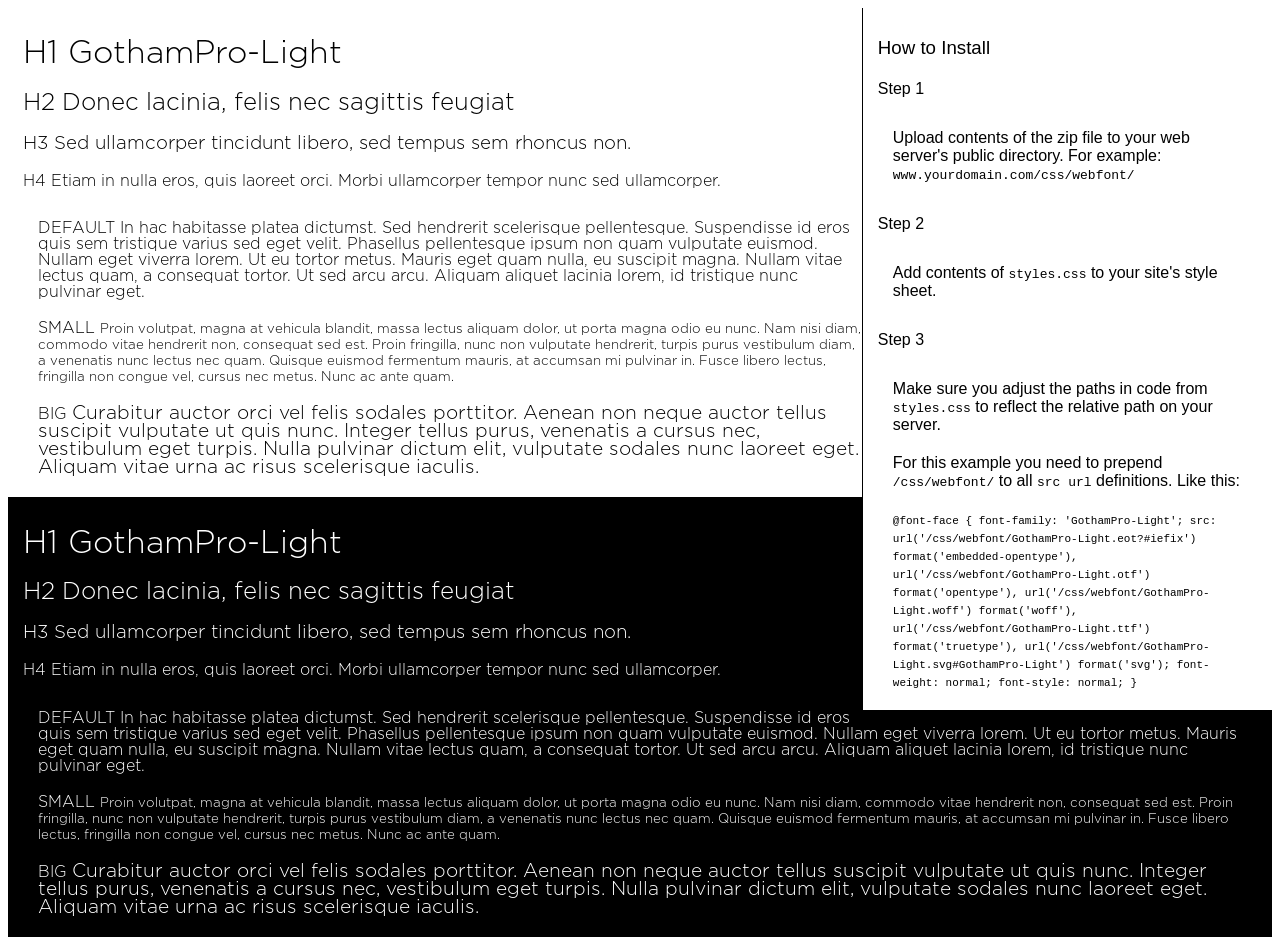
<file: fonts/GothamPro-Light/preview.html>
<!DOCTYPE html>
<html>
<head>
<title>
GothamPro-Light
 - Web font preview
</title>
<style type='text/css'>

@font-face {
  font-family: 'GothamPro-Light';
  src: url('GothamPro-Light.eot?#iefix') format('embedded-opentype'),  url('GothamPro-Light.otf')  format('opentype'),
	     url('GothamPro-Light.woff') format('woff'), url('GothamPro-Light.ttf')  format('truetype'), url('GothamPro-Light.svg#GothamPro-Light') format('svg');
  font-weight: normal;
  font-style: normal;
}

body { font-family: 'GothamPro-Light' !important; }
h1, h2, h3, h4 { font-weight: normal; }
.reg { color:black; background:white; }
.inverse { color:white; background:black; }
div { padding: 10px 15px; }
.right { background:white; width:30%; float: right; font-family: sans-serif; border: 1px solid black; border-width: 0 0 1px 1px;}
</style>
</head>
<body>
<div class='right'>
<h3>How to Install</h3>
<h4>Step 1</h4>
<div>
Upload contents of the zip file to your web server's public directory. For example:
<code>www.yourdomain.com/css/webfont/</code>
</div>
<h4>Step 2</h4>
<div>
Add contents of
<code>styles.css</code>
to your site's style sheet.
</div>
<h4>Step 3</h4>
<div>
Make sure you adjust the paths in code from
<code>styles.css</code>
to reflect the relative path on your server.
</div>
<div>
For this example you need to prepend
<code>/css/webfont/</code>
to all
<code>src url</code>
definitions. Like this:
</div>
<div>
<code style='font-size:11px;'>@font-face {
  font-family: 'GothamPro-Light';
  src: url('/css/webfont/GothamPro-Light.eot?#iefix') format('embedded-opentype'),  url('/css/webfont/GothamPro-Light.otf')  format('opentype'),
	     url('/css/webfont/GothamPro-Light.woff') format('woff'), url('/css/webfont/GothamPro-Light.ttf')  format('truetype'), url('/css/webfont/GothamPro-Light.svg#GothamPro-Light') format('svg');
  font-weight: normal;
  font-style: normal;
}</code>
</div>
</div>
<div class='reg'>
<h1>
H1
GothamPro-Light
</h1>
<h2>
H2
Donec lacinia, felis nec sagittis feugiat
</h2>
<h3>
H3
Sed ullamcorper tincidunt libero, sed tempus sem rhoncus non.
</h3>
<h4>
H4
Etiam in nulla eros, quis laoreet orci. Morbi ullamcorper tempor nunc sed ullamcorper.
</h4>
<div>
DEFAULT
In hac habitasse platea dictumst. Sed hendrerit scelerisque pellentesque. Suspendisse id eros quis sem tristique varius sed eget velit. Phasellus pellentesque ipsum non quam vulputate euismod. Nullam eget viverra lorem. Ut eu tortor metus. Mauris eget quam nulla, eu suscipit magna. Nullam vitae lectus quam, a consequat tortor. Ut sed arcu arcu. Aliquam aliquet lacinia lorem, id tristique nunc pulvinar eget.
</div>
<div>
SMALL
<small>
Proin volutpat, magna at vehicula blandit, massa lectus aliquam dolor, ut porta magna odio eu nunc. Nam nisi diam, commodo vitae hendrerit non, consequat sed est. Proin fringilla, nunc non vulputate hendrerit, turpis purus vestibulum diam, a venenatis nunc lectus nec quam. Quisque euismod fermentum mauris, at accumsan mi pulvinar in. Fusce libero lectus, fringilla non congue vel, cursus nec metus. Nunc ac ante quam.
</small>
</div>
<div>
BIG
<big>
Curabitur auctor orci vel felis sodales porttitor. Aenean non neque auctor tellus suscipit vulputate ut quis nunc. Integer tellus purus, venenatis a cursus nec, vestibulum eget turpis. Nulla pulvinar dictum elit, vulputate sodales nunc laoreet eget. Aliquam vitae urna ac risus scelerisque iaculis.
</big>
</div>

</div>
<div class='inverse'>
<h1>
H1
GothamPro-Light
</h1>
<h2>
H2
Donec lacinia, felis nec sagittis feugiat
</h2>
<h3>
H3
Sed ullamcorper tincidunt libero, sed tempus sem rhoncus non.
</h3>
<h4>
H4
Etiam in nulla eros, quis laoreet orci. Morbi ullamcorper tempor nunc sed ullamcorper.
</h4>
<div>
DEFAULT
In hac habitasse platea dictumst. Sed hendrerit scelerisque pellentesque. Suspendisse id eros quis sem tristique varius sed eget velit. Phasellus pellentesque ipsum non quam vulputate euismod. Nullam eget viverra lorem. Ut eu tortor metus. Mauris eget quam nulla, eu suscipit magna. Nullam vitae lectus quam, a consequat tortor. Ut sed arcu arcu. Aliquam aliquet lacinia lorem, id tristique nunc pulvinar eget.
</div>
<div>
SMALL
<small>
Proin volutpat, magna at vehicula blandit, massa lectus aliquam dolor, ut porta magna odio eu nunc. Nam nisi diam, commodo vitae hendrerit non, consequat sed est. Proin fringilla, nunc non vulputate hendrerit, turpis purus vestibulum diam, a venenatis nunc lectus nec quam. Quisque euismod fermentum mauris, at accumsan mi pulvinar in. Fusce libero lectus, fringilla non congue vel, cursus nec metus. Nunc ac ante quam.
</small>
</div>
<div>
BIG
<big>
Curabitur auctor orci vel felis sodales porttitor. Aenean non neque auctor tellus suscipit vulputate ut quis nunc. Integer tellus purus, venenatis a cursus nec, vestibulum eget turpis. Nulla pulvinar dictum elit, vulputate sodales nunc laoreet eget. Aliquam vitae urna ac risus scelerisque iaculis.
</big>
</div>

</div>
</body>
</html>
</file>
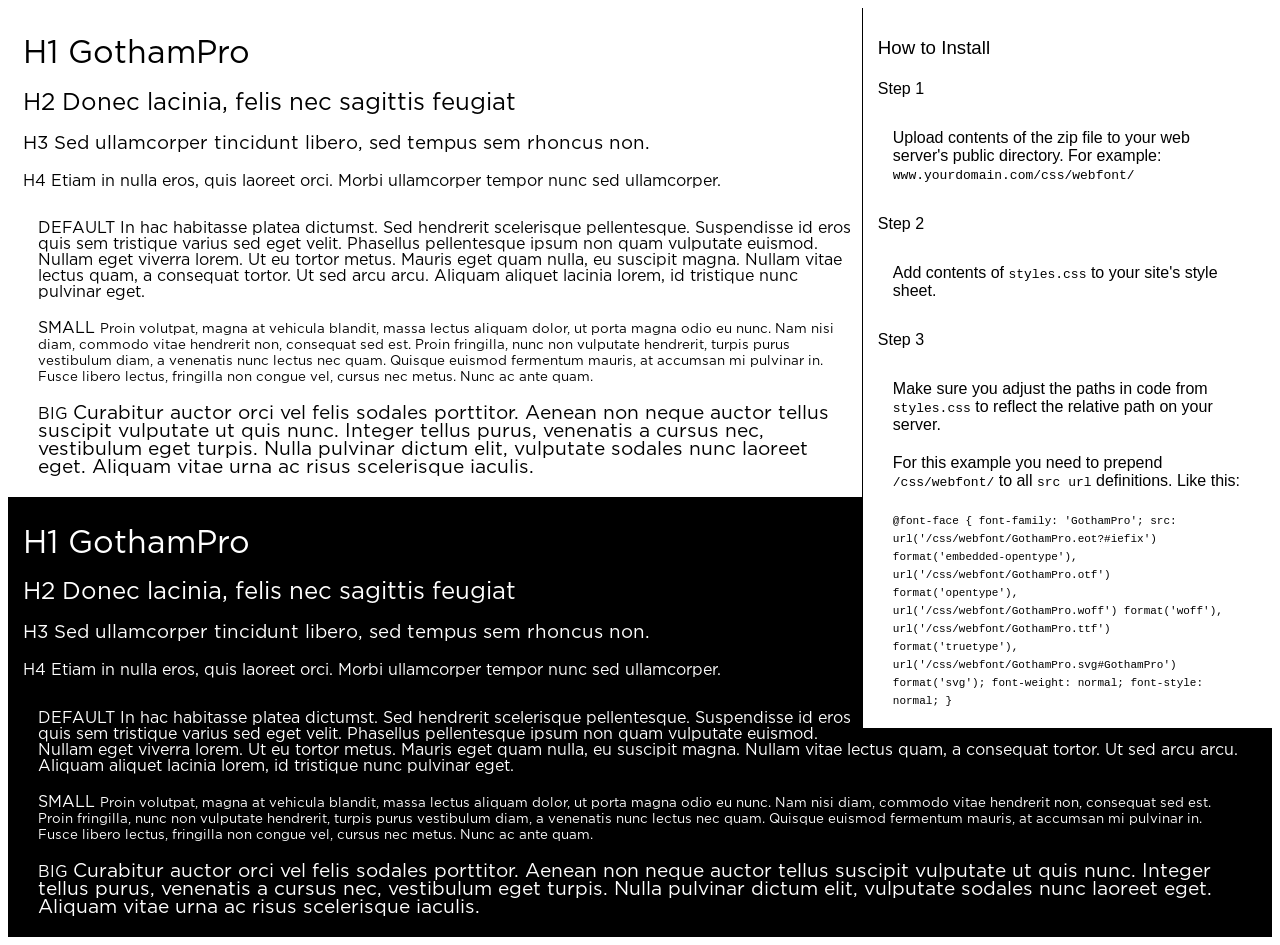
<file: fonts/GothamPro/preview.html>
<!DOCTYPE html>
<html>
<head>
<title>
GothamPro
 - Web font preview
</title>
<style type='text/css'>

@font-face {
  font-family: 'GothamPro';
  src: url('GothamPro.eot?#iefix') format('embedded-opentype'),  url('GothamPro.otf')  format('opentype'),
	     url('GothamPro.woff') format('woff'), url('GothamPro.ttf')  format('truetype'), url('GothamPro.svg#GothamPro') format('svg');
  font-weight: normal;
  font-style: normal;
}

body { font-family: 'GothamPro' !important; }
h1, h2, h3, h4 { font-weight: normal; }
.reg { color:black; background:white; }
.inverse { color:white; background:black; }
div { padding: 10px 15px; }
.right { background:white; width:30%; float: right; font-family: sans-serif; border: 1px solid black; border-width: 0 0 1px 1px;}
</style>
</head>
<body>
<div class='right'>
<h3>How to Install</h3>
<h4>Step 1</h4>
<div>
Upload contents of the zip file to your web server's public directory. For example:
<code>www.yourdomain.com/css/webfont/</code>
</div>
<h4>Step 2</h4>
<div>
Add contents of
<code>styles.css</code>
to your site's style sheet.
</div>
<h4>Step 3</h4>
<div>
Make sure you adjust the paths in code from
<code>styles.css</code>
to reflect the relative path on your server.
</div>
<div>
For this example you need to prepend
<code>/css/webfont/</code>
to all
<code>src url</code>
definitions. Like this:
</div>
<div>
<code style='font-size:11px;'>@font-face {
  font-family: 'GothamPro';
  src: url('/css/webfont/GothamPro.eot?#iefix') format('embedded-opentype'),  url('/css/webfont/GothamPro.otf')  format('opentype'),
	     url('/css/webfont/GothamPro.woff') format('woff'), url('/css/webfont/GothamPro.ttf')  format('truetype'), url('/css/webfont/GothamPro.svg#GothamPro') format('svg');
  font-weight: normal;
  font-style: normal;
}</code>
</div>
</div>
<div class='reg'>
<h1>
H1
GothamPro
</h1>
<h2>
H2
Donec lacinia, felis nec sagittis feugiat
</h2>
<h3>
H3
Sed ullamcorper tincidunt libero, sed tempus sem rhoncus non.
</h3>
<h4>
H4
Etiam in nulla eros, quis laoreet orci. Morbi ullamcorper tempor nunc sed ullamcorper.
</h4>
<div>
DEFAULT
In hac habitasse platea dictumst. Sed hendrerit scelerisque pellentesque. Suspendisse id eros quis sem tristique varius sed eget velit. Phasellus pellentesque ipsum non quam vulputate euismod. Nullam eget viverra lorem. Ut eu tortor metus. Mauris eget quam nulla, eu suscipit magna. Nullam vitae lectus quam, a consequat tortor. Ut sed arcu arcu. Aliquam aliquet lacinia lorem, id tristique nunc pulvinar eget.
</div>
<div>
SMALL
<small>
Proin volutpat, magna at vehicula blandit, massa lectus aliquam dolor, ut porta magna odio eu nunc. Nam nisi diam, commodo vitae hendrerit non, consequat sed est. Proin fringilla, nunc non vulputate hendrerit, turpis purus vestibulum diam, a venenatis nunc lectus nec quam. Quisque euismod fermentum mauris, at accumsan mi pulvinar in. Fusce libero lectus, fringilla non congue vel, cursus nec metus. Nunc ac ante quam.
</small>
</div>
<div>
BIG
<big>
Curabitur auctor orci vel felis sodales porttitor. Aenean non neque auctor tellus suscipit vulputate ut quis nunc. Integer tellus purus, venenatis a cursus nec, vestibulum eget turpis. Nulla pulvinar dictum elit, vulputate sodales nunc laoreet eget. Aliquam vitae urna ac risus scelerisque iaculis.
</big>
</div>

</div>
<div class='inverse'>
<h1>
H1
GothamPro
</h1>
<h2>
H2
Donec lacinia, felis nec sagittis feugiat
</h2>
<h3>
H3
Sed ullamcorper tincidunt libero, sed tempus sem rhoncus non.
</h3>
<h4>
H4
Etiam in nulla eros, quis laoreet orci. Morbi ullamcorper tempor nunc sed ullamcorper.
</h4>
<div>
DEFAULT
In hac habitasse platea dictumst. Sed hendrerit scelerisque pellentesque. Suspendisse id eros quis sem tristique varius sed eget velit. Phasellus pellentesque ipsum non quam vulputate euismod. Nullam eget viverra lorem. Ut eu tortor metus. Mauris eget quam nulla, eu suscipit magna. Nullam vitae lectus quam, a consequat tortor. Ut sed arcu arcu. Aliquam aliquet lacinia lorem, id tristique nunc pulvinar eget.
</div>
<div>
SMALL
<small>
Proin volutpat, magna at vehicula blandit, massa lectus aliquam dolor, ut porta magna odio eu nunc. Nam nisi diam, commodo vitae hendrerit non, consequat sed est. Proin fringilla, nunc non vulputate hendrerit, turpis purus vestibulum diam, a venenatis nunc lectus nec quam. Quisque euismod fermentum mauris, at accumsan mi pulvinar in. Fusce libero lectus, fringilla non congue vel, cursus nec metus. Nunc ac ante quam.
</small>
</div>
<div>
BIG
<big>
Curabitur auctor orci vel felis sodales porttitor. Aenean non neque auctor tellus suscipit vulputate ut quis nunc. Integer tellus purus, venenatis a cursus nec, vestibulum eget turpis. Nulla pulvinar dictum elit, vulputate sodales nunc laoreet eget. Aliquam vitae urna ac risus scelerisque iaculis.
</big>
</div>

</div>
</body>
</html>
</file>
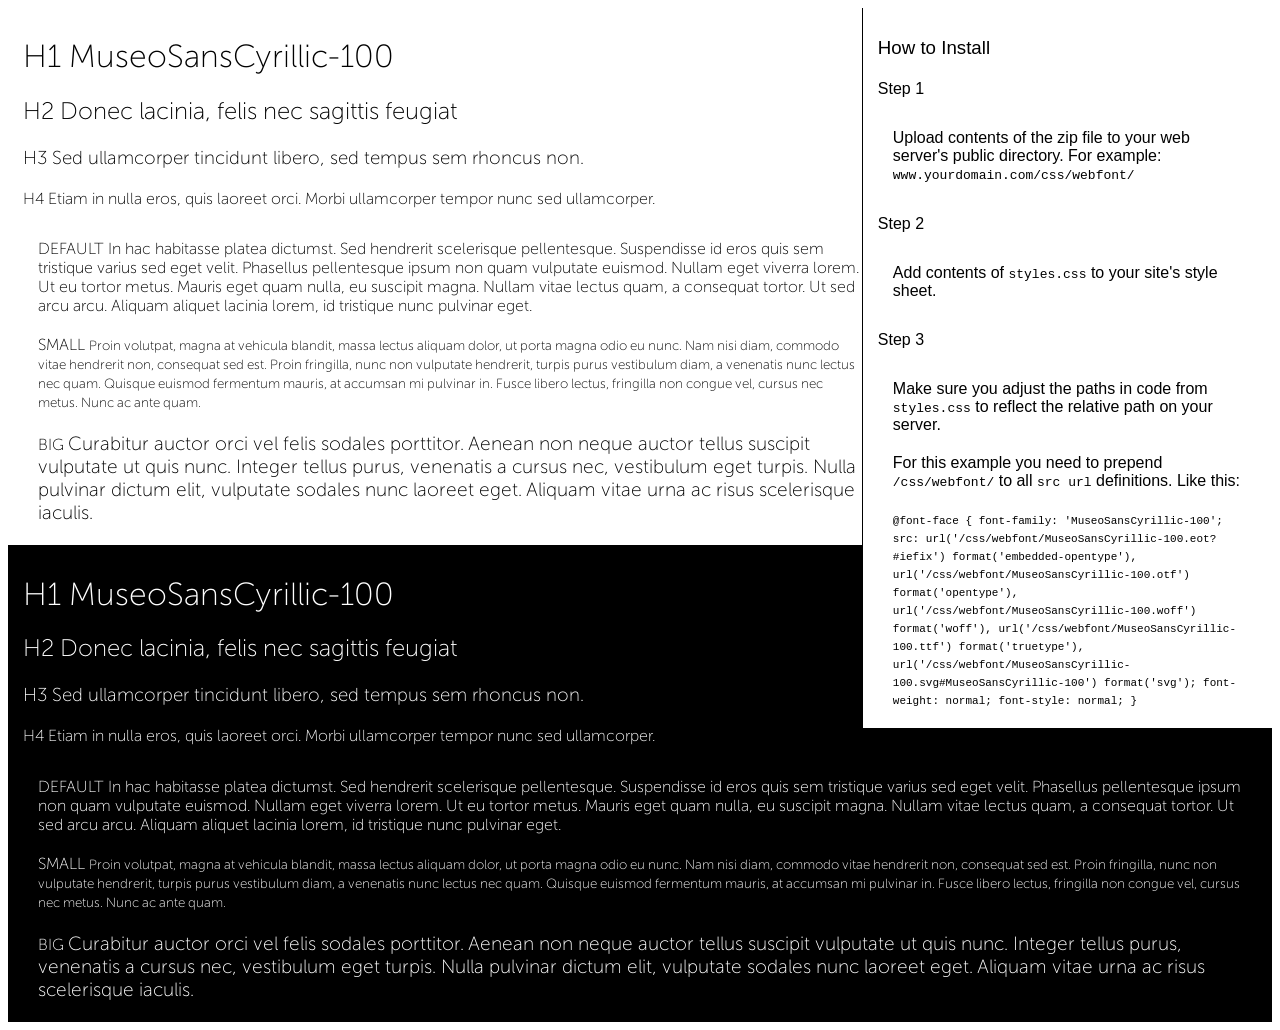
<file: border/fonts/MuseoSansCyrillic-100/preview.html>
<!DOCTYPE html>
<html>
<head>
<title>
MuseoSansCyrillic-100
 - Web font preview
</title>
<style type='text/css'>

@font-face {
  font-family: 'MuseoSansCyrillic-100';
  src: url('MuseoSansCyrillic-100.eot?#iefix') format('embedded-opentype'),  url('MuseoSansCyrillic-100.otf')  format('opentype'),
	     url('MuseoSansCyrillic-100.woff') format('woff'), url('MuseoSansCyrillic-100.ttf')  format('truetype'), url('MuseoSansCyrillic-100.svg#MuseoSansCyrillic-100') format('svg');
  font-weight: normal;
  font-style: normal;
}

body { font-family: 'MuseoSansCyrillic-100' !important; }
h1, h2, h3, h4 { font-weight: normal; }
.reg { color:black; background:white; }
.inverse { color:white; background:black; }
div { padding: 10px 15px; }
.right { background:white; width:30%; float: right; font-family: sans-serif; border: 1px solid black; border-width: 0 0 1px 1px;}
</style>
</head>
<body>
<div class='right'>
<h3>How to Install</h3>
<h4>Step 1</h4>
<div>
Upload contents of the zip file to your web server's public directory. For example:
<code>www.yourdomain.com/css/webfont/</code>
</div>
<h4>Step 2</h4>
<div>
Add contents of
<code>styles.css</code>
to your site's style sheet.
</div>
<h4>Step 3</h4>
<div>
Make sure you adjust the paths in code from
<code>styles.css</code>
to reflect the relative path on your server.
</div>
<div>
For this example you need to prepend
<code>/css/webfont/</code>
to all
<code>src url</code>
definitions. Like this:
</div>
<div>
<code style='font-size:11px;'>@font-face {
  font-family: 'MuseoSansCyrillic-100';
  src: url('/css/webfont/MuseoSansCyrillic-100.eot?#iefix') format('embedded-opentype'),  url('/css/webfont/MuseoSansCyrillic-100.otf')  format('opentype'),
	     url('/css/webfont/MuseoSansCyrillic-100.woff') format('woff'), url('/css/webfont/MuseoSansCyrillic-100.ttf')  format('truetype'), url('/css/webfont/MuseoSansCyrillic-100.svg#MuseoSansCyrillic-100') format('svg');
  font-weight: normal;
  font-style: normal;
}</code>
</div>
</div>
<div class='reg'>
<h1>
H1
MuseoSansCyrillic-100
</h1>
<h2>
H2
Donec lacinia, felis nec sagittis feugiat
</h2>
<h3>
H3
Sed ullamcorper tincidunt libero, sed tempus sem rhoncus non.
</h3>
<h4>
H4
Etiam in nulla eros, quis laoreet orci. Morbi ullamcorper tempor nunc sed ullamcorper.
</h4>
<div>
DEFAULT
In hac habitasse platea dictumst. Sed hendrerit scelerisque pellentesque. Suspendisse id eros quis sem tristique varius sed eget velit. Phasellus pellentesque ipsum non quam vulputate euismod. Nullam eget viverra lorem. Ut eu tortor metus. Mauris eget quam nulla, eu suscipit magna. Nullam vitae lectus quam, a consequat tortor. Ut sed arcu arcu. Aliquam aliquet lacinia lorem, id tristique nunc pulvinar eget.
</div>
<div>
SMALL
<small>
Proin volutpat, magna at vehicula blandit, massa lectus aliquam dolor, ut porta magna odio eu nunc. Nam nisi diam, commodo vitae hendrerit non, consequat sed est. Proin fringilla, nunc non vulputate hendrerit, turpis purus vestibulum diam, a venenatis nunc lectus nec quam. Quisque euismod fermentum mauris, at accumsan mi pulvinar in. Fusce libero lectus, fringilla non congue vel, cursus nec metus. Nunc ac ante quam.
</small>
</div>
<div>
BIG
<big>
Curabitur auctor orci vel felis sodales porttitor. Aenean non neque auctor tellus suscipit vulputate ut quis nunc. Integer tellus purus, venenatis a cursus nec, vestibulum eget turpis. Nulla pulvinar dictum elit, vulputate sodales nunc laoreet eget. Aliquam vitae urna ac risus scelerisque iaculis.
</big>
</div>

</div>
<div class='inverse'>
<h1>
H1
MuseoSansCyrillic-100
</h1>
<h2>
H2
Donec lacinia, felis nec sagittis feugiat
</h2>
<h3>
H3
Sed ullamcorper tincidunt libero, sed tempus sem rhoncus non.
</h3>
<h4>
H4
Etiam in nulla eros, quis laoreet orci. Morbi ullamcorper tempor nunc sed ullamcorper.
</h4>
<div>
DEFAULT
In hac habitasse platea dictumst. Sed hendrerit scelerisque pellentesque. Suspendisse id eros quis sem tristique varius sed eget velit. Phasellus pellentesque ipsum non quam vulputate euismod. Nullam eget viverra lorem. Ut eu tortor metus. Mauris eget quam nulla, eu suscipit magna. Nullam vitae lectus quam, a consequat tortor. Ut sed arcu arcu. Aliquam aliquet lacinia lorem, id tristique nunc pulvinar eget.
</div>
<div>
SMALL
<small>
Proin volutpat, magna at vehicula blandit, massa lectus aliquam dolor, ut porta magna odio eu nunc. Nam nisi diam, commodo vitae hendrerit non, consequat sed est. Proin fringilla, nunc non vulputate hendrerit, turpis purus vestibulum diam, a venenatis nunc lectus nec quam. Quisque euismod fermentum mauris, at accumsan mi pulvinar in. Fusce libero lectus, fringilla non congue vel, cursus nec metus. Nunc ac ante quam.
</small>
</div>
<div>
BIG
<big>
Curabitur auctor orci vel felis sodales porttitor. Aenean non neque auctor tellus suscipit vulputate ut quis nunc. Integer tellus purus, venenatis a cursus nec, vestibulum eget turpis. Nulla pulvinar dictum elit, vulputate sodales nunc laoreet eget. Aliquam vitae urna ac risus scelerisque iaculis.
</big>
</div>

</div>
</body>
</html>
</file>
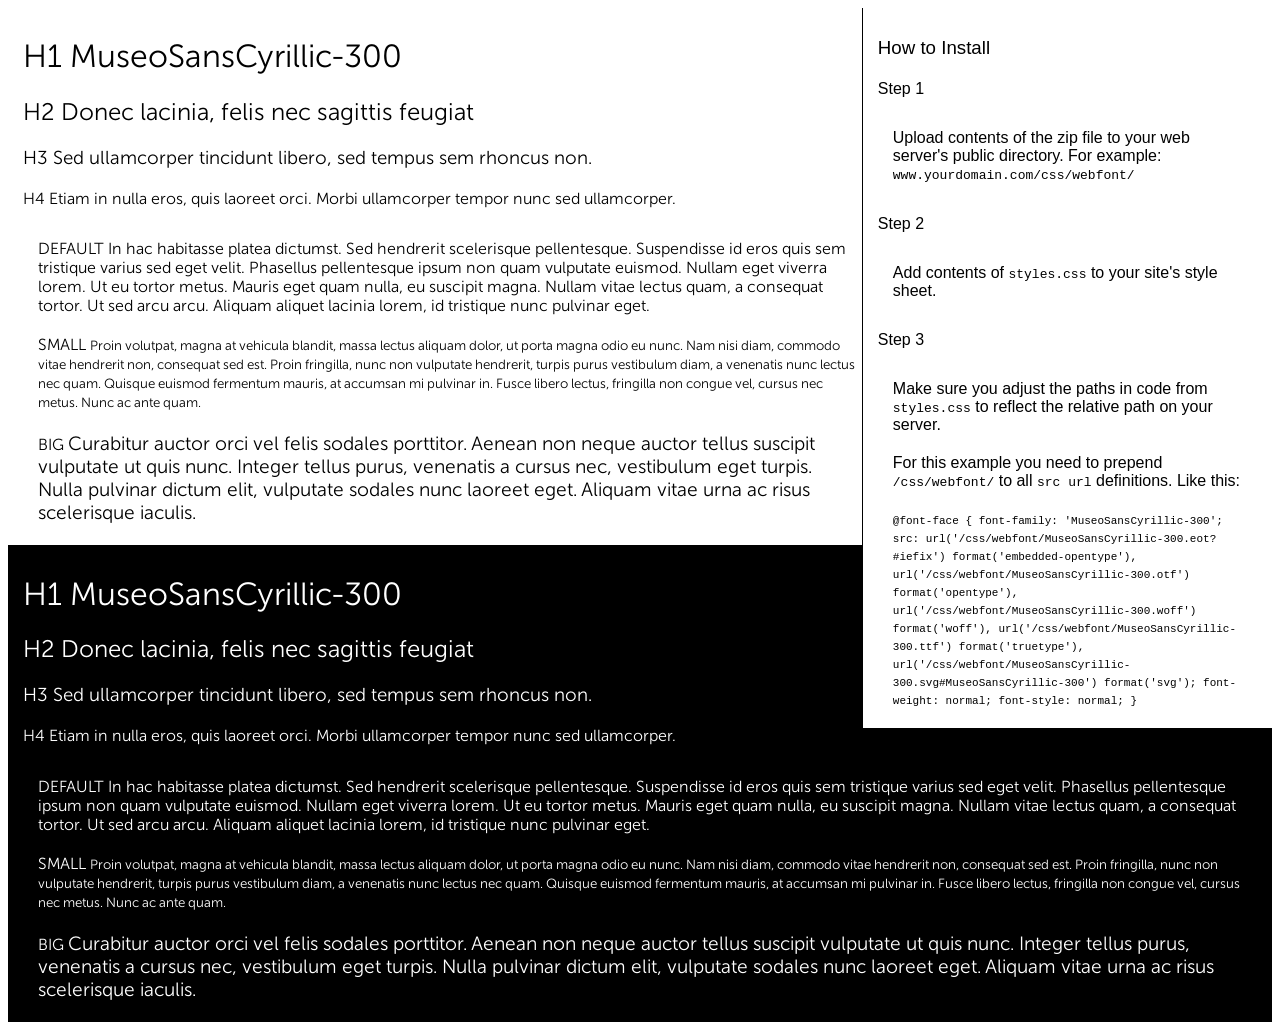
<file: border/fonts/MuseoSansCyrillic-300/preview.html>
<!DOCTYPE html>
<html>
<head>
<title>
MuseoSansCyrillic-300
 - Web font preview
</title>
<style type='text/css'>

@font-face {
  font-family: 'MuseoSansCyrillic-300';
  src: url('MuseoSansCyrillic-300.eot?#iefix') format('embedded-opentype'),  url('MuseoSansCyrillic-300.otf')  format('opentype'),
	     url('MuseoSansCyrillic-300.woff') format('woff'), url('MuseoSansCyrillic-300.ttf')  format('truetype'), url('MuseoSansCyrillic-300.svg#MuseoSansCyrillic-300') format('svg');
  font-weight: normal;
  font-style: normal;
}

body { font-family: 'MuseoSansCyrillic-300' !important; }
h1, h2, h3, h4 { font-weight: normal; }
.reg { color:black; background:white; }
.inverse { color:white; background:black; }
div { padding: 10px 15px; }
.right { background:white; width:30%; float: right; font-family: sans-serif; border: 1px solid black; border-width: 0 0 1px 1px;}
</style>
</head>
<body>
<div class='right'>
<h3>How to Install</h3>
<h4>Step 1</h4>
<div>
Upload contents of the zip file to your web server's public directory. For example:
<code>www.yourdomain.com/css/webfont/</code>
</div>
<h4>Step 2</h4>
<div>
Add contents of
<code>styles.css</code>
to your site's style sheet.
</div>
<h4>Step 3</h4>
<div>
Make sure you adjust the paths in code from
<code>styles.css</code>
to reflect the relative path on your server.
</div>
<div>
For this example you need to prepend
<code>/css/webfont/</code>
to all
<code>src url</code>
definitions. Like this:
</div>
<div>
<code style='font-size:11px;'>@font-face {
  font-family: 'MuseoSansCyrillic-300';
  src: url('/css/webfont/MuseoSansCyrillic-300.eot?#iefix') format('embedded-opentype'),  url('/css/webfont/MuseoSansCyrillic-300.otf')  format('opentype'),
	     url('/css/webfont/MuseoSansCyrillic-300.woff') format('woff'), url('/css/webfont/MuseoSansCyrillic-300.ttf')  format('truetype'), url('/css/webfont/MuseoSansCyrillic-300.svg#MuseoSansCyrillic-300') format('svg');
  font-weight: normal;
  font-style: normal;
}</code>
</div>
</div>
<div class='reg'>
<h1>
H1
MuseoSansCyrillic-300
</h1>
<h2>
H2
Donec lacinia, felis nec sagittis feugiat
</h2>
<h3>
H3
Sed ullamcorper tincidunt libero, sed tempus sem rhoncus non.
</h3>
<h4>
H4
Etiam in nulla eros, quis laoreet orci. Morbi ullamcorper tempor nunc sed ullamcorper.
</h4>
<div>
DEFAULT
In hac habitasse platea dictumst. Sed hendrerit scelerisque pellentesque. Suspendisse id eros quis sem tristique varius sed eget velit. Phasellus pellentesque ipsum non quam vulputate euismod. Nullam eget viverra lorem. Ut eu tortor metus. Mauris eget quam nulla, eu suscipit magna. Nullam vitae lectus quam, a consequat tortor. Ut sed arcu arcu. Aliquam aliquet lacinia lorem, id tristique nunc pulvinar eget.
</div>
<div>
SMALL
<small>
Proin volutpat, magna at vehicula blandit, massa lectus aliquam dolor, ut porta magna odio eu nunc. Nam nisi diam, commodo vitae hendrerit non, consequat sed est. Proin fringilla, nunc non vulputate hendrerit, turpis purus vestibulum diam, a venenatis nunc lectus nec quam. Quisque euismod fermentum mauris, at accumsan mi pulvinar in. Fusce libero lectus, fringilla non congue vel, cursus nec metus. Nunc ac ante quam.
</small>
</div>
<div>
BIG
<big>
Curabitur auctor orci vel felis sodales porttitor. Aenean non neque auctor tellus suscipit vulputate ut quis nunc. Integer tellus purus, venenatis a cursus nec, vestibulum eget turpis. Nulla pulvinar dictum elit, vulputate sodales nunc laoreet eget. Aliquam vitae urna ac risus scelerisque iaculis.
</big>
</div>

</div>
<div class='inverse'>
<h1>
H1
MuseoSansCyrillic-300
</h1>
<h2>
H2
Donec lacinia, felis nec sagittis feugiat
</h2>
<h3>
H3
Sed ullamcorper tincidunt libero, sed tempus sem rhoncus non.
</h3>
<h4>
H4
Etiam in nulla eros, quis laoreet orci. Morbi ullamcorper tempor nunc sed ullamcorper.
</h4>
<div>
DEFAULT
In hac habitasse platea dictumst. Sed hendrerit scelerisque pellentesque. Suspendisse id eros quis sem tristique varius sed eget velit. Phasellus pellentesque ipsum non quam vulputate euismod. Nullam eget viverra lorem. Ut eu tortor metus. Mauris eget quam nulla, eu suscipit magna. Nullam vitae lectus quam, a consequat tortor. Ut sed arcu arcu. Aliquam aliquet lacinia lorem, id tristique nunc pulvinar eget.
</div>
<div>
SMALL
<small>
Proin volutpat, magna at vehicula blandit, massa lectus aliquam dolor, ut porta magna odio eu nunc. Nam nisi diam, commodo vitae hendrerit non, consequat sed est. Proin fringilla, nunc non vulputate hendrerit, turpis purus vestibulum diam, a venenatis nunc lectus nec quam. Quisque euismod fermentum mauris, at accumsan mi pulvinar in. Fusce libero lectus, fringilla non congue vel, cursus nec metus. Nunc ac ante quam.
</small>
</div>
<div>
BIG
<big>
Curabitur auctor orci vel felis sodales porttitor. Aenean non neque auctor tellus suscipit vulputate ut quis nunc. Integer tellus purus, venenatis a cursus nec, vestibulum eget turpis. Nulla pulvinar dictum elit, vulputate sodales nunc laoreet eget. Aliquam vitae urna ac risus scelerisque iaculis.
</big>
</div>

</div>
</body>
</html>
</file>
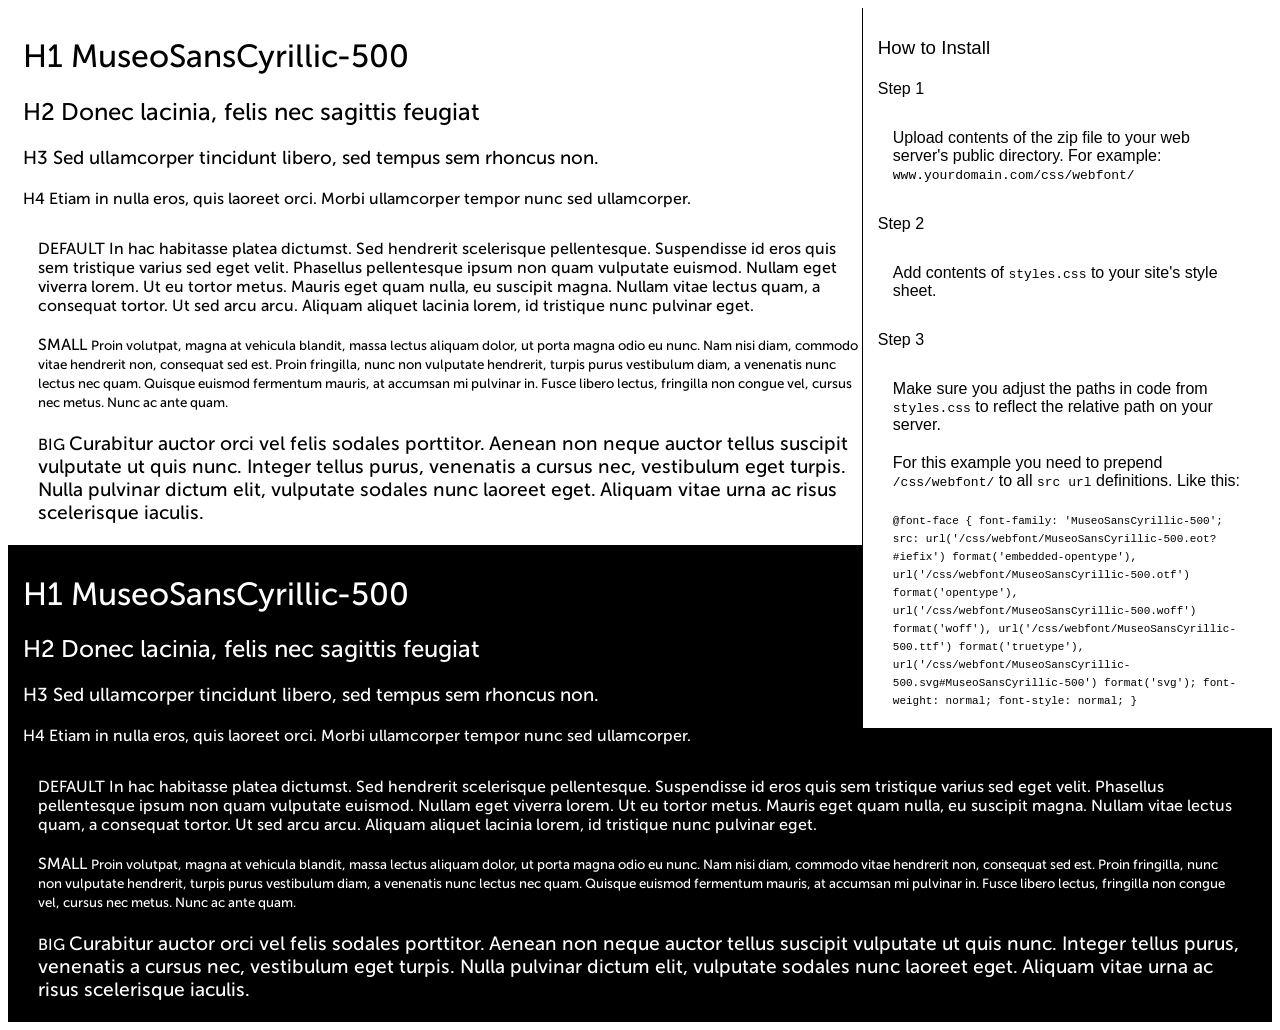
<file: border/fonts/MuseoSansCyrillic-500/preview.html>
<!DOCTYPE html>
<html>
<head>
<title>
MuseoSansCyrillic-500
 - Web font preview
</title>
<style type='text/css'>

@font-face {
  font-family: 'MuseoSansCyrillic-500';
  src: url('MuseoSansCyrillic-500.eot?#iefix') format('embedded-opentype'),  url('MuseoSansCyrillic-500.otf')  format('opentype'),
	     url('MuseoSansCyrillic-500.woff') format('woff'), url('MuseoSansCyrillic-500.ttf')  format('truetype'), url('MuseoSansCyrillic-500.svg#MuseoSansCyrillic-500') format('svg');
  font-weight: normal;
  font-style: normal;
}

body { font-family: 'MuseoSansCyrillic-500' !important; }
h1, h2, h3, h4 { font-weight: normal; }
.reg { color:black; background:white; }
.inverse { color:white; background:black; }
div { padding: 10px 15px; }
.right { background:white; width:30%; float: right; font-family: sans-serif; border: 1px solid black; border-width: 0 0 1px 1px;}
</style>
</head>
<body>
<div class='right'>
<h3>How to Install</h3>
<h4>Step 1</h4>
<div>
Upload contents of the zip file to your web server's public directory. For example:
<code>www.yourdomain.com/css/webfont/</code>
</div>
<h4>Step 2</h4>
<div>
Add contents of
<code>styles.css</code>
to your site's style sheet.
</div>
<h4>Step 3</h4>
<div>
Make sure you adjust the paths in code from
<code>styles.css</code>
to reflect the relative path on your server.
</div>
<div>
For this example you need to prepend
<code>/css/webfont/</code>
to all
<code>src url</code>
definitions. Like this:
</div>
<div>
<code style='font-size:11px;'>@font-face {
  font-family: 'MuseoSansCyrillic-500';
  src: url('/css/webfont/MuseoSansCyrillic-500.eot?#iefix') format('embedded-opentype'),  url('/css/webfont/MuseoSansCyrillic-500.otf')  format('opentype'),
	     url('/css/webfont/MuseoSansCyrillic-500.woff') format('woff'), url('/css/webfont/MuseoSansCyrillic-500.ttf')  format('truetype'), url('/css/webfont/MuseoSansCyrillic-500.svg#MuseoSansCyrillic-500') format('svg');
  font-weight: normal;
  font-style: normal;
}</code>
</div>
</div>
<div class='reg'>
<h1>
H1
MuseoSansCyrillic-500
</h1>
<h2>
H2
Donec lacinia, felis nec sagittis feugiat
</h2>
<h3>
H3
Sed ullamcorper tincidunt libero, sed tempus sem rhoncus non.
</h3>
<h4>
H4
Etiam in nulla eros, quis laoreet orci. Morbi ullamcorper tempor nunc sed ullamcorper.
</h4>
<div>
DEFAULT
In hac habitasse platea dictumst. Sed hendrerit scelerisque pellentesque. Suspendisse id eros quis sem tristique varius sed eget velit. Phasellus pellentesque ipsum non quam vulputate euismod. Nullam eget viverra lorem. Ut eu tortor metus. Mauris eget quam nulla, eu suscipit magna. Nullam vitae lectus quam, a consequat tortor. Ut sed arcu arcu. Aliquam aliquet lacinia lorem, id tristique nunc pulvinar eget.
</div>
<div>
SMALL
<small>
Proin volutpat, magna at vehicula blandit, massa lectus aliquam dolor, ut porta magna odio eu nunc. Nam nisi diam, commodo vitae hendrerit non, consequat sed est. Proin fringilla, nunc non vulputate hendrerit, turpis purus vestibulum diam, a venenatis nunc lectus nec quam. Quisque euismod fermentum mauris, at accumsan mi pulvinar in. Fusce libero lectus, fringilla non congue vel, cursus nec metus. Nunc ac ante quam.
</small>
</div>
<div>
BIG
<big>
Curabitur auctor orci vel felis sodales porttitor. Aenean non neque auctor tellus suscipit vulputate ut quis nunc. Integer tellus purus, venenatis a cursus nec, vestibulum eget turpis. Nulla pulvinar dictum elit, vulputate sodales nunc laoreet eget. Aliquam vitae urna ac risus scelerisque iaculis.
</big>
</div>

</div>
<div class='inverse'>
<h1>
H1
MuseoSansCyrillic-500
</h1>
<h2>
H2
Donec lacinia, felis nec sagittis feugiat
</h2>
<h3>
H3
Sed ullamcorper tincidunt libero, sed tempus sem rhoncus non.
</h3>
<h4>
H4
Etiam in nulla eros, quis laoreet orci. Morbi ullamcorper tempor nunc sed ullamcorper.
</h4>
<div>
DEFAULT
In hac habitasse platea dictumst. Sed hendrerit scelerisque pellentesque. Suspendisse id eros quis sem tristique varius sed eget velit. Phasellus pellentesque ipsum non quam vulputate euismod. Nullam eget viverra lorem. Ut eu tortor metus. Mauris eget quam nulla, eu suscipit magna. Nullam vitae lectus quam, a consequat tortor. Ut sed arcu arcu. Aliquam aliquet lacinia lorem, id tristique nunc pulvinar eget.
</div>
<div>
SMALL
<small>
Proin volutpat, magna at vehicula blandit, massa lectus aliquam dolor, ut porta magna odio eu nunc. Nam nisi diam, commodo vitae hendrerit non, consequat sed est. Proin fringilla, nunc non vulputate hendrerit, turpis purus vestibulum diam, a venenatis nunc lectus nec quam. Quisque euismod fermentum mauris, at accumsan mi pulvinar in. Fusce libero lectus, fringilla non congue vel, cursus nec metus. Nunc ac ante quam.
</small>
</div>
<div>
BIG
<big>
Curabitur auctor orci vel felis sodales porttitor. Aenean non neque auctor tellus suscipit vulputate ut quis nunc. Integer tellus purus, venenatis a cursus nec, vestibulum eget turpis. Nulla pulvinar dictum elit, vulputate sodales nunc laoreet eget. Aliquam vitae urna ac risus scelerisque iaculis.
</big>
</div>

</div>
</body>
</html>
</file>
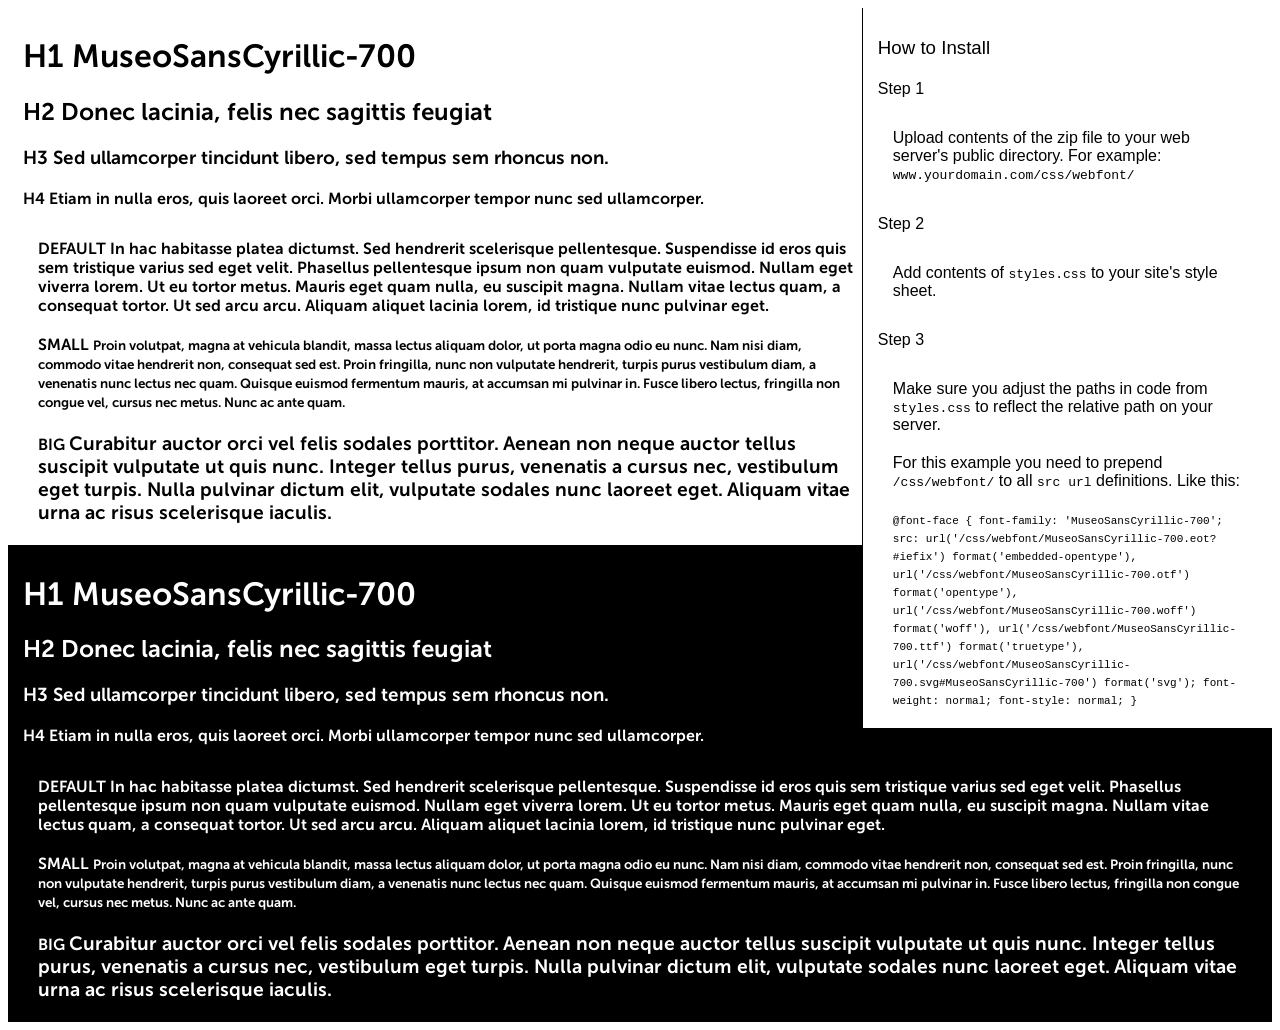
<file: border/fonts/MuseoSansCyrillic-700/preview.html>
<!DOCTYPE html>
<html>
<head>
<title>
MuseoSansCyrillic-700
 - Web font preview
</title>
<style type='text/css'>

@font-face {
  font-family: 'MuseoSansCyrillic-700';
  src: url('MuseoSansCyrillic-700.eot?#iefix') format('embedded-opentype'),  url('MuseoSansCyrillic-700.otf')  format('opentype'),
	     url('MuseoSansCyrillic-700.woff') format('woff'), url('MuseoSansCyrillic-700.ttf')  format('truetype'), url('MuseoSansCyrillic-700.svg#MuseoSansCyrillic-700') format('svg');
  font-weight: normal;
  font-style: normal;
}

body { font-family: 'MuseoSansCyrillic-700' !important; }
h1, h2, h3, h4 { font-weight: normal; }
.reg { color:black; background:white; }
.inverse { color:white; background:black; }
div { padding: 10px 15px; }
.right { background:white; width:30%; float: right; font-family: sans-serif; border: 1px solid black; border-width: 0 0 1px 1px;}
</style>
</head>
<body>
<div class='right'>
<h3>How to Install</h3>
<h4>Step 1</h4>
<div>
Upload contents of the zip file to your web server's public directory. For example:
<code>www.yourdomain.com/css/webfont/</code>
</div>
<h4>Step 2</h4>
<div>
Add contents of
<code>styles.css</code>
to your site's style sheet.
</div>
<h4>Step 3</h4>
<div>
Make sure you adjust the paths in code from
<code>styles.css</code>
to reflect the relative path on your server.
</div>
<div>
For this example you need to prepend
<code>/css/webfont/</code>
to all
<code>src url</code>
definitions. Like this:
</div>
<div>
<code style='font-size:11px;'>@font-face {
  font-family: 'MuseoSansCyrillic-700';
  src: url('/css/webfont/MuseoSansCyrillic-700.eot?#iefix') format('embedded-opentype'),  url('/css/webfont/MuseoSansCyrillic-700.otf')  format('opentype'),
	     url('/css/webfont/MuseoSansCyrillic-700.woff') format('woff'), url('/css/webfont/MuseoSansCyrillic-700.ttf')  format('truetype'), url('/css/webfont/MuseoSansCyrillic-700.svg#MuseoSansCyrillic-700') format('svg');
  font-weight: normal;
  font-style: normal;
}</code>
</div>
</div>
<div class='reg'>
<h1>
H1
MuseoSansCyrillic-700
</h1>
<h2>
H2
Donec lacinia, felis nec sagittis feugiat
</h2>
<h3>
H3
Sed ullamcorper tincidunt libero, sed tempus sem rhoncus non.
</h3>
<h4>
H4
Etiam in nulla eros, quis laoreet orci. Morbi ullamcorper tempor nunc sed ullamcorper.
</h4>
<div>
DEFAULT
In hac habitasse platea dictumst. Sed hendrerit scelerisque pellentesque. Suspendisse id eros quis sem tristique varius sed eget velit. Phasellus pellentesque ipsum non quam vulputate euismod. Nullam eget viverra lorem. Ut eu tortor metus. Mauris eget quam nulla, eu suscipit magna. Nullam vitae lectus quam, a consequat tortor. Ut sed arcu arcu. Aliquam aliquet lacinia lorem, id tristique nunc pulvinar eget.
</div>
<div>
SMALL
<small>
Proin volutpat, magna at vehicula blandit, massa lectus aliquam dolor, ut porta magna odio eu nunc. Nam nisi diam, commodo vitae hendrerit non, consequat sed est. Proin fringilla, nunc non vulputate hendrerit, turpis purus vestibulum diam, a venenatis nunc lectus nec quam. Quisque euismod fermentum mauris, at accumsan mi pulvinar in. Fusce libero lectus, fringilla non congue vel, cursus nec metus. Nunc ac ante quam.
</small>
</div>
<div>
BIG
<big>
Curabitur auctor orci vel felis sodales porttitor. Aenean non neque auctor tellus suscipit vulputate ut quis nunc. Integer tellus purus, venenatis a cursus nec, vestibulum eget turpis. Nulla pulvinar dictum elit, vulputate sodales nunc laoreet eget. Aliquam vitae urna ac risus scelerisque iaculis.
</big>
</div>

</div>
<div class='inverse'>
<h1>
H1
MuseoSansCyrillic-700
</h1>
<h2>
H2
Donec lacinia, felis nec sagittis feugiat
</h2>
<h3>
H3
Sed ullamcorper tincidunt libero, sed tempus sem rhoncus non.
</h3>
<h4>
H4
Etiam in nulla eros, quis laoreet orci. Morbi ullamcorper tempor nunc sed ullamcorper.
</h4>
<div>
DEFAULT
In hac habitasse platea dictumst. Sed hendrerit scelerisque pellentesque. Suspendisse id eros quis sem tristique varius sed eget velit. Phasellus pellentesque ipsum non quam vulputate euismod. Nullam eget viverra lorem. Ut eu tortor metus. Mauris eget quam nulla, eu suscipit magna. Nullam vitae lectus quam, a consequat tortor. Ut sed arcu arcu. Aliquam aliquet lacinia lorem, id tristique nunc pulvinar eget.
</div>
<div>
SMALL
<small>
Proin volutpat, magna at vehicula blandit, massa lectus aliquam dolor, ut porta magna odio eu nunc. Nam nisi diam, commodo vitae hendrerit non, consequat sed est. Proin fringilla, nunc non vulputate hendrerit, turpis purus vestibulum diam, a venenatis nunc lectus nec quam. Quisque euismod fermentum mauris, at accumsan mi pulvinar in. Fusce libero lectus, fringilla non congue vel, cursus nec metus. Nunc ac ante quam.
</small>
</div>
<div>
BIG
<big>
Curabitur auctor orci vel felis sodales porttitor. Aenean non neque auctor tellus suscipit vulputate ut quis nunc. Integer tellus purus, venenatis a cursus nec, vestibulum eget turpis. Nulla pulvinar dictum elit, vulputate sodales nunc laoreet eget. Aliquam vitae urna ac risus scelerisque iaculis.
</big>
</div>

</div>
</body>
</html>
</file>
<file: css/all.css>
@charset "UTF-8";
@import 'https://fonts.googleapis.com/css?family=PT+Sans|Roboto:100,400&amp;subset=cyrillic';
html, body, div, span, applet, object, iframe,
h1, h2, h3, h4, h5, h6, p, blockquote, pre,
a, abbr, acronym, address, big, cite, code,
del, dfn, em, img, ins, kbd, q, s, samp,
small, strike, sub, sup, tt, var,
b, u, i, center,
dl, dt, dd, ol, ul, li,
fieldset, form, label, legend,
table, caption, tbody, tfoot, thead, tr, th, td,
article, aside, canvas, details, embed,
figure, figcaption, footer, header, hgroup,
menu, nav, output, ruby, section, summary,
time, mark, audio, video {
	margin: 0;
	padding: 0;
	border: 0;
	font-size: 100%;
	font: inherit;
	vertical-align: baseline;
}

article, aside, details, figcaption, figure,
footer, header, hgroup, menu, nav, section {
	display: block;
}

ol, ul {
	list-style: none;
}

blockquote, q {
	quotes: none;
}

blockquote:before, blockquote:after,
q:before, q:after {
	content: '';
	content: none;
}

table {
	border-collapse: collapse;
	border-spacing: 0;
}

* {
	outline: none;
	text-decoration: none;
}

img {
	display: inline-block;
	max-width: 100%;
}

input, textarea, select, button {
	font: 100% 'Asap', sans-serif;
	vertical-align: middle;
	-o-box-sizing: border-box;
	box-sizing: border-box;
}

button, input[type="submit"] {
	padding: 0;
	margin: 0;
	border: none;
	cursor: pointer;
}

button::-moz-focus-inner {
	padding: 0;
	border: none;
}

::-webkit-input-placeholder {
	color: #7c7c7c;
}

:-ms-input-placeholder {
	color: #7c7c7c;
}

::placeholder {
	color: #7c7c7c;
}

:focus::-webkit-input-placeholder {
	color: transparent;
}

:focus:-ms-input-placeholder {
	color: transparent;
}

:focus::placeholder {
	color: transparent;
}

*, *:before, *:after {
	box-sizing: border-box;
}

.svg_icon {
	width: 1em;
	height: 1em;
	display: block;
	fill: currentColor;
}

.btn {
	display: inline-block;
}

@font-face {
	font-family: 'GothamPro-Light';
	src: url("../fonts/GothamPro-Light.eot?#iefix") format("embedded-opentype"), url("../fonts/GothamPro-Light.otf") format("opentype"), url("../fonts/GothamPro-Light.woff") format("woff"), url("../fonts/GothamPro-Light.ttf") format("truetype"), url("../fonts/GothamPro-Light.svg#GothamPro-Light") format("svg");
	font-weight: normal;
	font-style: normal;
}

@font-face {
	font-family: 'GothamPro';
	src: url("../fonts/GothamPro.eot?#iefix") format("embedded-opentype"), url("../fonts/GothamPro.otf") format("opentype"), url("../fonts/GothamPro.woff") format("woff"), url("../fonts/GothamPro.ttf") format("truetype"), url("../fonts/GothamPro.svg#GothamPro") format("svg");
	font-weight: normal;
	font-style: normal;
}

@font-face {
	font-family: 'GothamPro-Bold';
	src: url("../fonts/GothamPro-Bold.eot?#iefix") format("embedded-opentype"), url("../fonts/GothamPro-Bold.otf") format("opentype"), url("../fonts/GothamPro-Bold.woff") format("woff"), url("../fonts/GothamPro-Bold.ttf") format("truetype"), url("../fonts/GothamPro-Bold.svg#GothamPro-Bold") format("svg");
	font-weight: normal;
	font-style: normal;
}

body {
	color: #000;
	background: #fff;
	min-width: 320px;
	font: 300 16px/1.2 'Source Sans Pro', sans-serif;
}

.container {
	/* overflow: hidden; */
	max-width: 1190px;
	margin: 0 auto;
	padding: 0 10px;
	/* &:after, &:before {
		display: table;
		clear: both;
		content: '';
		font-size: 0;
		line-height: 0;
		margin: 0;
		padding: 0;
	} */
}

@media only screen and (max-width: 550px) {
	.container {
		margin: 0 5px;
	}
}

.header {
	/* overflow: hidden; */
	background-image: linear-gradient(-240deg, #fff 0%, #f4faff 100%);
	padding: 20px 0 50px 0;
}

.header .navigation {
	display: -webkit-box;
	display: -ms-flexbox;
	display: flex;
	-webkit-box-align: center;
	    -ms-flex-align: center;
	        align-items: center;
	margin: 0 0 45px 0;
}

@media only screen and (max-width: 960px) {
	.header .navigation {
		-ms-flex-wrap: wrap;
		    flex-wrap: wrap;
	}
}

@media only screen and (max-width: 768px) {
	.header .navigation {
		position: relative;
		margin: 0 0 30px 0;
	}
}

@media only screen and (max-width: 550px) {
	.header .navigation {
		margin: 0 0 15px 0;
	}
}

.header .logo {
	-webkit-box-flex: 1;
	    -ms-flex-positive: 1;
	        flex-grow: 1;
}

@media only screen and (max-width: 960px) {
	.header .logo {
		-webkit-box-ordinal-group: 2;
		    -ms-flex-order: 1;
		        order: 1;
		text-align: center;
	}
}

.head-item {
	font: 400 14px/18px 'GothamPro', sans-serif;
	color: #2b7590;
}

@media only screen and (max-width: 960px) {
	.head-item {
		-webkit-box-ordinal-group: 3;
		    -ms-flex-order: 2;
		        order: 2;
		width: 100%;
		text-align: center;
	}
}

@media only screen and (max-width: 768px) {
	.head-item {
		-webkit-box-ordinal-group: 4;
		    -ms-flex-order: 3;
		        order: 3;
	}
}

.menu {
	display: -webkit-box;
	display: -ms-flexbox;
	display: flex;
	-webkit-box-align: center;
	    -ms-flex-align: center;
	        align-items: center;
	margin: 0 60px 0 0;
}

@media only screen and (max-width: 1280px) {
	.menu {
		margin: 0 30px 0 0;
	}
}

@media only screen and (max-width: 1152px) {
	.menu {
		margin: 0 10px 0 0;
	}
}

@media only screen and (max-width: 960px) {
	.menu {
		width: 100%;
		-webkit-box-ordinal-group: 4;
		    -ms-flex-order: 3;
		        order: 3;
		-webkit-box-pack: justify;
		    -ms-flex-pack: justify;
		        justify-content: space-between;
	}
}

@media only screen and (max-width: 768px) {
	.menu {
		display: none;
		position: absolute;
		top: 100px;
		margin: 0;
		text-align: right;
		right: 0;
		background-color: #fff;
		border-radius: 5px;
		z-index: 2;
	}
}

@media only screen and (max-width: 768px) {
	.open .menu {
		display: block;
	}
}

.menu-item {
	margin: 0 6px;
}

@media only screen and (max-width: 1152px) {
	.menu-item {
		margin: 0;
	}
}

.menu-link {
	position: relative;
	color: #08a8e4;
	font: 400 14px/18px 'GothamPro', sans-serif;
	display: inline-block;
	padding: 15px 5px;
	box-sizing: border-box;
	transition: padding .3s, border-top .3s, border-bottom .3s;
	border-top: 2px solid transparent;
	border-bottom: 2px solid transparent;
}

.menu-link:after {
	position: absolute;
	content: "";
	background: transparent;
	width: 100%;
	height: 2px;
	position: absolute;
	top: 20%;
	left: 0;
	transition: top .3s, background .3s;
}

.menu-link:before {
	position: absolute;
	content: "";
	background: transparent;
	width: 100%;
	height: 2px;
	position: absolute;
	bottom: 20%;
	left: 0;
	transition: bottom .3s, background .3s;
	overflow: hidden;
	white-space: nowrap;
	text-overflow: ellipsis;
}
@media only screen and (min-width: 1024px) {
	.menu-link:hover:after {
		background-color: #08a8e4;
		display: block;
		top: 0;
	}

	.menu-link:hover:before {
		background-color: #08a8e4;
		display: block;
		bottom: 0;
	}
}

/* font-family: 'Roboto', sans-serif;
font-family: 'PT Sans', sans-serif; */
.title {
	color: #08a8e4;
	font: 400 44px/48px 'GothamPro', sans-serif;
	width: 100%;
	text-align: center;
	margin: 0 0 50px 0;
}

@media only screen and (max-width: 1024px) {
	.title {
		font: 400 40px/44px 'GothamPro', sans-serif;
		margin: 0 0 30px 0;
	}
}

@media only screen and (max-width: 800px) {
	.title {
		margin: 0 0 20px 0;
		font: 400 36px/40px 'GothamPro', sans-serif;
	}
}

@media only screen and (max-width: 768px) {
	.title {
		font: 400 34px/40px 'GothamPro', sans-serif;
	}
}

@media only screen and (max-width: 600px) {
	.title {
		font: 400 32px/36px 'GothamPro', sans-serif;
	}
}

.advertisement {
	display: -webkit-box;
	display: -ms-flexbox;
	display: flex;
}

@media only screen and (max-width: 800px) {
	.advertisement {
		-ms-flex-wrap: wrap;
		    flex-wrap: wrap;
	}
}

.advertisement .column {
	max-width: 450px;
	padding: 60px 0 0 0;
}

@media only screen and (max-width: 900px) {
	.advertisement .column {
		max-width: 350px;
	}
}

@media only screen and (max-width: 800px) {
	.advertisement .column {
		width: 100%;
		max-width: 100%;
		text-align: center;
		margin: 0 0 20px 0;
		padding: 20px 0 0 0;
	}
}

.advertisement .column > span {
	color: #2b7590;
	font: 400 16px/28px 'Roboto', sans-serif;
	display: block;
	margin: 0 0 30px 0;
}

@media only screen and (max-width: 1024px) {
	.advertisement .column > span {
		font: 400 15px/24px 'Roboto', sans-serif;
		margin: 0 0 20px 0;
	}
}

.advertisement .column > .title {
	margin: 0 0 20px 0;
	text-align: left;
}

.button {
	border-radius: 8px;
	background-color: #31a0ff;
	border: 1px solid transparent;
	color: #fff;
	font: 400 16px/20px 'Roboto', sans-serif;
	padding: 17px 28px;
	display: inline-block;
	position: relative;
	transition: background-color .5s, border .5s, color .5s;
}

@media only screen and (max-width: 1024px) {
	.button {
		font: 400 15px/19px 'Roboto', sans-serif;
		padding: 12px 22px;
	}
}

@media only screen and (max-width: 550px) {
	.button {
		font: 400 14px/18px 'Roboto', sans-serif;
		padding: 9px 20px;
	}
}

@media only screen and (max-width: 500px) {
	.button {
		font: 400 14px/18px 'Roboto', sans-serif;
	}
}
@media only screen and (min-width: 1024px) {
	.button:hover {
		background-color: transparent;
		border: 1px solid #31a0ff;
		color: #31a0ff;
	}
}

.features {
	-webkit-box-flex: 1;
	    -ms-flex-positive: 1;
	        flex-grow: 1;
	text-align: right;
	position: relative;
}

/* @media only screen and (max-width: 800px) {
	.features {
		text-align: center;
	}
} */

/* @media only screen and (max-width: 550px) {
	.features {
		position: inherit;
	}
} */

.features a {
	display: inline-block;
}

.features img {
	max-width: 420px;
	width: 100%;
	height: auto;
}

@media only screen and (max-width: 700px) {
	.features img {
		width: 54%;
	}
}
@media only screen and (max-width: 440px) {
	.features img {
		width: 93%;
	}
}

/* @media only screen and (max-width: 550px) {
	.features img {
		display: none;
	}
} */

.features .features-descr {
	position: absolute;
	top: 26%;
	left: 14%;
	color: #08a8e4;
	max-width: 160px;
	text-align: left;
}

@media only screen and (max-width: 700px) {
	.features .features-descr {
		top: 23%;
	}
}
@media only screen and (max-width: 550px) {
	.features .features-descr {
		top: 21%;
	}
}
@media only screen and (max-width: 500px) {
	.features .features-descr {
		top: 18%;
	}
}

/* @media only screen and (max-width: 550px) {
	.features .features-descr {
		position: inherit;
		display: inline-block;
		text-align: center;
	}
} */

@media only screen and (max-width: 1152px) {
	.features .features-descr {
		left: 6%;
	}
}

@media only screen and (max-width: 1090px) {
	.features .features-descr {
		left: inherit;
		width: 37%;
		right: 40px;
	}
}
@media only screen and (max-width: 800px) {
	.features .features-descr {
		width: 37%;
		right: inherit;
		left: 0;
	}
}
@media only screen and (max-width: 440px) {
	.features .features-descr {
		width: 160px;
		right: 0;
		left: inherit;
		top: 23%;
	}
}


/* @media only screen and (max-width: 550px) {
	.features .features-descr {
		width: 100%;
		max-width: 100%;
	}
} */

.item-text {
	font: 100 40px/55px 'Roboto', sans-serif;
}

@media only screen and (max-width: 640px) {
	.item-text {
		font: 100 36px/50px 'Roboto', sans-serif;
	}
}

@media only screen and (max-width: 550px) {
	.item-text {
		font: 100 36px/50px 'Roboto', sans-serif;
	}
}

@media only screen and (max-width: 400px) {
	.item-text {
		font: 100 33px/47px 'Roboto', sans-serif;
	}
}

.item-title {
	font: 400 18px/22px 'Roboto', sans-serif;
}

@media only screen and (max-width: 640px) {
	.item-title {
		font: 400 16px/20px 'Roboto', sans-serif;
	}
}

@media only screen and (max-width: 550px) {
	.item-title {
		font: 400 16px/20px 'Roboto', sans-serif;
	}
}

@media only screen and (max-width: 400px) {
	.item-title {
		font: 400 15px/19px 'Roboto', sans-serif;
	}
}

.features .line-holder {
	position: absolute;
	top: 45%;
	left: 14%;
	width: 34%;
	display: -webkit-box;
	display: -ms-flexbox;
	display: flex;
	-webkit-box-align: center;
	    -ms-flex-align: center;
	        align-items: center;
}

@media only screen and (max-width: 1152px) {
	.features .line-holder {
		left: 6%;
		width: 36%;
	}
}

@media only screen and (max-width: 1090px) {
	.features .line-holder {
		left: inherit;
		width: 260px;
		right: 40px;
	}
}

@media only screen and (max-width: 800px) {
	.features .line-holder {
		right: inherit;
		width: 50%;
		left: 0;
	}
}
@media only screen and (max-width: 768px) {
	.features .line-holder {
		width: 48%;
	}
}

@media only screen and (max-width: 640px) {
	.features .line-holder {
		width: 53%;
	}
}

@media only screen and (max-width: 440px) {
	.features .line-holder {
		left: inherit;
		right: 0;
	}
}
/* @media only screen and (max-width: 550px) {
	.features .line-holder {
		width: 62%;
		right: 27px;
		display: none;
	}
} */

/* @media only screen and (max-width: 400px) {
	.features .line-holder {
		right: 27px;
	}
} */

.features .line-holder .dot {
	border-radius: 50%;
	width: 5px;
	height: 5px;
	background-color: #31a0ff;
}

@media only screen and (max-width: 1090px) {
	.features .line-holder .dot {
		-webkit-box-ordinal-group: 3;
		    -ms-flex-order: 2;
		        order: 2;
	}
}
@media only screen and (max-width: 800px) {
	.features .line-holder .dot {
		-webkit-box-ordinal-group: 2;
		    -ms-flex-order: 1;
		        order: 1;
	}
}
@media only screen and (max-width: 440px) {
	.features .line-holder .dot {
		-webkit-box-ordinal-group: 3;
		    -ms-flex-order: 2;
		        order: 2;
	}
}
.features .line-holder .line {
	-webkit-box-flex: 1;
	    -ms-flex-positive: 1;
	        flex-grow: 1;
	height: 1px;
	background-color: #31a0ff;
}

@media only screen and (max-width: 1090px) {
	.features .line-holder .line {
		-webkit-box-ordinal-group: 2;
		    -ms-flex-order: 1;
		        order: 1;
	}
}

.burger {
	display: none;
}

@media only screen and (max-width: 768px) {
	.burger {
		display: block;
		-webkit-box-ordinal-group: 3;
		    -ms-flex-order: 2;
		        order: 2;
	}
}

.burger .svg_icon {
	font-size: 24px;
}

.open.burger .svg_icon {
	color: #08a8e4;
}

.img-section {
	background-color: #e9f6fd;
	padding: 50px 0;
}

@media only screen and (max-width: 1024px) {
	.img-section {
		padding: 20px 0;
	}
}

@media only screen and (max-width: 800px) {
	.img-section {
		padding: 10px 0;
	}
}

.img-section .img-holder {
	position: relative;
	max-width: 980px;
	width: 100%;
	margin: 0 auto;
}

@media only screen and (max-width: 800px) {
	.img-section .img-holder {
		display: -webkit-box;
		display: -ms-flexbox;
		display: flex;
		-ms-flex-wrap: wrap;
		    flex-wrap: wrap;
		-webkit-box-pack: center;
		    -ms-flex-pack: center;
		        justify-content: center;
	}
	.img-section .img-holder img {
		display: none;
	}
}

@media only screen and (max-width: 800px) and (max-width: 600px) {
	.img-section .img-holder {
		-webkit-box-pack: start;
		    -ms-flex-pack: start;
		        justify-content: flex-start;
	}
}

.img-section .img-holder .part-holder {
	display: none;
}

@media only screen and (max-width: 800px) {
	.img-section .img-holder .part-holder {
		display: block;
		width: 100%;
		text-align: center;
	}
	.img-section .img-holder .part-holder img {
		display: inline-block;
	}
}

.img-section .title {
	position: absolute;
	top: 50px;
	width: 100%;
	text-align: center;
	left: 0;
	margin: 0;
}

@media only screen and (max-width: 800px) {
	.img-section .title {
		position: static;
		margin: 0 0 10px 0;
	}
}

.img-section .thumb {
	width: 225px;
	color: #2b7590;
	display: inline-block;
	position: absolute;
	z-index: 1;
}

@media only screen and (max-width: 1024px) {
	.img-section .thumb {
		width: 200px;
	}
}

@media only screen and (max-width: 960px) {
	.img-section .thumb {
		width: 170px;
	}
}

@media only screen and (max-width: 800px) {
	.img-section .thumb {
		position: static;
		margin: 0 5px 15px 5px;
		width: 48%;
	}
}

@media only screen and (max-width: 600px) {
	.img-section .thumb {
		width: 100%;
		text-align: justify;
		margin: 0 0 15px 0;
	}
}

.img-section .thumb p {
	font: 400 14px/24px 'Roboto', sans-serif;
}

@media only screen and (max-width: 1024px) {
	.img-section .thumb p {
		font: 400 14px/20px 'Roboto', sans-serif;
	}
}

@media only screen and (max-width: 960px) {
	.img-section .thumb p {
		font: 400 13px/17px 'Roboto', sans-serif;
	}
}

@media only screen and (max-width: 900px) {
	.img-section .thumb p {
		font: 400 13px/16px 'Roboto', sans-serif;
	}
}

@media only screen and (max-width: 800px) {
	.img-section .thumb p {
		font: 400 14px/23px 'Roboto', sans-serif;
	}
}

.img-section .thumb > span {
	color: #f45287;
	display: block;
	font: 15px/24px 'GothamPro-Bold', sans-serif;
	text-transform: uppercase;
	letter-spacing: 2px;
}

.img-section .top {
	top: 133px;
	left: 49%;
}

@media only screen and (max-width: 1024px) {
	.img-section .top {
		top: 12.4%;
	}
}

.img-section .top-right {
	top: 36%;
	right: 4%;
}

@media only screen and (max-width: 1024px) {
	.img-section .top-right {
		right: 5%;
	}
}

@media only screen and (max-width: 960px) {
	.img-section .top-right {
		right: 7%;
	}
}

@media only screen and (max-width: 900px) {
	.img-section .top-right {
		right: 5%;
	}
}

.img-section .top-left {
	top: 528px;
	left: 36px;
	width: 190px;
}

@media only screen and (max-width: 1024px) {
	.img-section .top-left {
		top: 49.3%;
		left: 4%;
	}
}

@media only screen and (max-width: 900px) {
	.img-section .top-left {
		width: 180px;
		left: 2.5%;
	}
}

@media only screen and (max-width: 800px) {
	.img-section .top-left {
		width: 48%;
	}
}

@media only screen and (max-width: 600px) {
	.img-section .top-left {
		width: 100%;
	}
}

.img-section .bottom-right {
	bottom: 369px;
	right: 50px;
	width: 173px;
}

@media only screen and (max-width: 1024px) {
	.img-section .bottom-right {
		bottom: 35.3%;
		right: 5%;
	}
}

@media only screen and (max-width: 960px) {
	.img-section .bottom-right {
		width: 150px;
		bottom: 34.7%;
		right: 6%;
	}
}

@media only screen and (max-width: 900px) {
	.img-section .bottom-right {
		bottom: 34%;
		right: 4%;
	}
}

@media only screen and (max-width: 800px) {
	.img-section .bottom-right {
		width: 48%;
	}
}

@media only screen and (max-width: 600px) {
	.img-section .bottom-right {
		width: 100%;
	}
}

.img-section .left-bottom {
	top: 68.7%;
	left: 3%;
	width: 250px;
}

@media only screen and (max-width: 1024px) {
	.img-section .left-bottom {
		bottom: 19.9%;
		left: 4%;
	}
}

@media only screen and (max-width: 960px) {
	.img-section .left-bottom {
		width: 230px;
		bottom: 19%;
	}
}

@media only screen and (max-width: 960px) {
	.img-section .left-bottom {
		width: 230px;
		bottom: 18.5%;
		left: 2%;
	}
}

@media only screen and (max-width: 800px) {
	.img-section .left-bottom {
		width: 48%;
	}
}

@media only screen and (max-width: 600px) {
	.img-section .left-bottom {
		width: 100%;
	}
}

.products-section {
	padding: 70px 0;
	background-image: url("../images/temp/bg-models.jpg");
	background-repeat: no-repeat;
	background-size: auto;
	background-position: right bottom;
}

@media only screen and (max-width: 1024px) {
	.products-section {
		padding: 30px 0;
	}
}

@media only screen and (max-width: 800px) {
	.products-section {
		padding: 20px 0;
	}
}

@media only screen and (max-width: 640px) {
	.products-section {
		padding: 10px 0;
	}
}

.products-section .products {
	margin: 0 0 50px 0;
}

.columns {
	display: -webkit-box;
	display: -ms-flexbox;
	display: flex;
	-webkit-box-pack: justify;
	    -ms-flex-pack: justify;
	        justify-content: space-between;
	-webkit-box-align: start;
	    -ms-flex-align: start;
	        align-items: flex-start;
}

@media only screen and (max-width: 800px) {
	.columns {
		-ms-flex-wrap: wrap;
		    flex-wrap: wrap;
		-webkit-box-pack: center;
		    -ms-flex-pack: center;
		        justify-content: center;
	}
}

.columns .column {
	max-width: 370px;
	padding: 30px;
	box-sizing: border-box;
	margin: 0 10px 0 0;
	box-shadow: 0 10px 40px rgba(49, 70, 107, 0.1);
	border-radius: 12px;
	background-color: #fff;
	text-align: center;
	/* @include to600 {
			max-width: 70%;
			margin: 0 0 15px 0;
		}
		@include to550 {
			max-width: 80%;
		}
		@include to400 {
			max-width: 97%;
		} */
}

@media only screen and (max-width: 960px) {
	.columns .column {
		padding: 15px;
	}
}

@media only screen and (max-width: 800px) {
	.columns .column {
		max-width: 40%;
		margin: 0 10px 15px 0;
	}
}

@media only screen and (max-width: 768px) {
	.columns .column {
		max-width: 43%;
		margin: 0 10px 15px 0;
	}
}

@media only screen and (max-width: 640px) {
	.columns .column {
		max-width: 48%;
		padding: 10px;
	}
}

@media only screen and (max-width: 550px) {
	.columns .column {
		padding: 5px;
		margin: 0 5px 10px 0;
	}
}

@media only screen and (max-width: 500px) {
	.columns .column {
		max-width: 70%;
		padding: 20px;
		margin: 0 5px 10px 0;
	}
}

@media only screen and (max-width: 440px) {
	.columns .column {
		max-width: 80%;
		padding: 15px;
	}
}

@media only screen and (max-width: 400px) {
	.columns .column {
		max-width: 90%;
		padding: 10px;
	}
}

.columns .column .column-descr {
	border-top: 1px solid #f0f1f2;
	padding: 20px 0;
}

@media only screen and (max-width: 600px) {
	.columns .column .column-descr {
		padding: 10px 0;
	}
}

.columns .column:last-child {
	margin: 0;
}

.columns .column span {
	margin: 0 0 20px 0;
	font: 400 20px/30px 'GothamPro', sans-serif;
	color: #08a8e4;
	display: block;
}

@media only screen and (max-width: 600px) {
	.columns .column span {
		margin: 0 0 10px 0;
		font: 400 17px/25px 'GothamPro', sans-serif;
	}
}

.columns .column p {
	color: #2b7590;
	font: 600 13px/24px 'PT Sans', sans-serif;
}

@media only screen and (max-width: 550px) {
	.columns .column .button {
		margin: 0 0 10px 0;
	}
}

@media only screen and (max-width: 400px) {
	.columns .column .button {
		margin: 0 0 5px 0;
	}
}

.column-img-holder {
	position: relative;
	padding: 0 0 74.66% 0;
	overflow: hidden;
	margin: 0 0 30px 0;
}

.column-img-holder > img {
	position: absolute;
	top: 0;
	bottom: 0;
	left: 0;
	right: 0;
	width: 100%;
	height: auto;
}

.benefits {
	display: -webkit-box;
	display: -ms-flexbox;
	display: flex;
	-ms-flex-wrap: wrap;
	    flex-wrap: wrap;
	-webkit-box-pack: justify;
	    -ms-flex-pack: justify;
	        justify-content: space-between;
}

.benefits .item {
	width: 27%;
	margin: 0 10px 55px 10px;
	text-align: center;
}

@media only screen and (max-width: 1024px) {
	.benefits .item {
		width: 30%;
	}
}

@media only screen and (max-width: 900px) {
	.benefits .item {
		width: 32%;
		margin: 0 5px 45px 5px;
	}
}

@media only screen and (max-width: 800px) {
	.benefits .item {
		width: 48%;
		margin: 0 5px 35px 5px;
	}
}

@media only screen and (max-width: 550px) {
	.benefits .item {
		width: 100%;
		margin: 0 0 55px 0;
		margin: 0 5px 15px 5px;
	}
}

.benefits .item span {
	color: #08a8e4;
	font: 400 22px/26px 'GothamPro', sans-serif;
	height: 50px;
	overflow: hidden;
	display: -webkit-box;
	display: -ms-flexbox;
	display: flex;
	-webkit-box-align: center;
	    -ms-flex-align: center;
	        align-items: center;
	-webkit-box-pack: center;
	    -ms-flex-pack: center;
	        justify-content: center;
	margin: 0 0 20px 0;
}

@media only screen and (max-width: 900px) {
	.benefits .item span {
		margin: 0 0 10px 0;
		height: 70px;
	}
}

@media only screen and (max-width: 550px) {
	.benefits .item span {
		height: 50px;
	}
}

.benefits .item p {
	color: #2b7590;
	font: 600 14px/26px 'PT Sans', sans-serif;
}

.ico-holder {
	margin: 0 0 15px 0;
}

@media only screen and (max-width: 800px) {
	.ico-holder {
		margin: 0 0 5px 0;
	}
}

.characteristics {
	position: relative;
	display: -webkit-box;
	display: -ms-flexbox;
	display: flex;
	/* .bg-right {
		background-image: url("../images/temp/bg-line-left.png");
		background-repeat: repeat;
		flex-grow: 2;
	}
	.bg-left {
		background-image: url("../images/temp/bg-line-right.png");
		background-repeat: repeat;
		flex-grow: 2;
	} */
	background-image: linear-gradient(to top left, #E4DED0 0%, #c0ad9c 100%);
}

.characteristics .container {
	background-image: url("../images/temp/background-woman1.png");
	background-repeat: no-repeat;
	background-size: contain;
	background-position: right bottom;
	padding: 70px 10px 100px 10px;
	display: -webkit-box;
	display: -ms-flexbox;
	display: flex;
	-ms-flex-wrap: wrap;
	    flex-wrap: wrap;
}

@media only screen and (max-width: 1152px) {
	.characteristics .container {
		background-size: 60%;
	}
}

@media only screen and (max-width: 900px) {
	.characteristics .container {
		margin: 0;
		padding: 50px 10px 70px 10px;
		background-position: 120% 100%;
	}
}

@media only screen and (max-width: 768px) {
	.characteristics .container {
		background-image: none;
	}
}

@media only screen and (max-width: 600px) {
	.characteristics .container {
		padding: 20px 10px 30px 10px;
	}
}
@media only screen and (max-width: 500px) {
	.characteristics .container {
		padding: 20px 3px 30px 3px;
	}
}

.characteristics .title {
	color: #fff;
}

@media only screen and (max-width: 1024px) {
	.characteristics .title {
		margin: 0 0 30px 0;
	}
}

.items {
	width: 56%;
	display: -webkit-box;
	display: -ms-flexbox;
	display: flex;
	-ms-flex-wrap: wrap;
	    flex-wrap: wrap;
}

@media only screen and (max-width: 1152px) {
	.items {
		width: 60%;
	}
}

@media only screen and (max-width: 1024px) {
	.items {
		width: 70%;
	}
}

@media only screen and (max-width: 900px) {
	.items {
		width: 80%;
	}
}

@media only screen and (max-width: 800px) {
	.items {
		width: 90%;
	}
}

@media only screen and (max-width: 768px) {
	.items {
		-ms-flex-pack: distribute;
	    justify-content: space-around;
		width: 100%;
	}
}
@media only screen and (max-width: 500px) {
	.items {
		-webkit-box-pack: justify;
		    -ms-flex-pack: justify;
		        justify-content: space-between;
		width: 100%;
	}
}

.items .item {
	width: 50%;
	text-align: left;
	margin: 0 0 50px 0;
	/* @include to440 {
			margin: 0 0 30px 0;
			width: 80%;
		} */
}

@media only screen and (max-width: 1024px) {
	.items .item {
		margin: 0 7px 30px 0;
		width: 44%;
	}
}

@media only screen and (max-width: 768px) {
	.items .item {
		margin: 0 7px 30px 0;
		width: 36%;
		text-align: center;
	}
}

@media only screen and (max-width: 640px) {
	.items .item {
		margin: 0 5px 20px 0;
		width: 48%;
	}
}
@media only screen and (max-width: 440px) {
	.items .item {
		margin: 0 0 20px 0;
	}
}

.items .item p {
	/* Style for "Задерживаю" */
	color: #fff;
	font: 400 18px/22px 'GothamPro', sans-serif;
}

@media only screen and (max-width: 1152px) {
	.items .item p {
		font: 400 16px/20px 'GothamPro', sans-serif;
	}
}

@media only screen and (max-width: 800px) {
	.items .item p {
		font: 400 15px/20px 'GothamPro', sans-serif;
	}
}

@media only screen and (max-width: 700px) {
	.items .item p {
		font: 400 14px/19px 'GothamPro', sans-serif;
	}
}

@media only screen and (max-width: 500px) {
	.items .item p {
		font: 400 13px/18px 'GothamPro', sans-serif;
	}
}
@media only screen and (max-width: 440px) {
	.items .item p {
		height: 36px;
	}
}

.items .item span {
	color: #fff;
	font: 400 40px/46px 'GothamPro', sans-serif;
}

@media only screen and (max-width: 1024px) {
	.items .item span {
		font: 400 35px/40px 'GothamPro', sans-serif;
	}
}

@media only screen and (max-width: 800px) {
	.items .item span {
		font: 400 30px/40px 'GothamPro', sans-serif;
	}
}
@media only screen and (max-width: 400px) {
	.items .item span {
		font: 400 25px/34px 'GothamPro', sans-serif;
	}
}

.items .ico-holder {
	margin: 0 0 25px 0;
}

@media only screen and (max-width: 1024px) {
	.items .ico-holder {
		margin: 0 0 15px 0;
	}
}

@media only screen and (max-width: 640px) {
	.items .ico-holder {
		text-align: center;
	}
}

@media only screen and (max-width: 550px) {
	.items .ico-holder {
		margin: 0 0 10px 0;
	}
}

.items .ico-holder .svg_icon {
	font-size: 72px;
	color: #fff;
}

@media only screen and (max-width: 1024px) {
	.items .ico-holder .svg_icon {
		font-size: 62px;
	}
}

@media only screen and (max-width: 768px) {
	.items .ico-holder .svg_icon {
		display: inline-block;
	}
}

@media only screen and (max-width: 550px) {
	.items .ico-holder .svg_icon {
		font-size: 50px;
	}
}

.empty {
	width: 50%;
}

.call-back {
	background-color: #f3fafe;
	background-image: linear-gradient(-35deg, #1e80e5 0%, #1ebde5 100%);
	padding: 80px 0 60px 0;
	overflow: hidden;
}

@media only screen and (max-width: 900px) {
	.call-back {
		padding: 40px 0 30px 0;
	}
}

@media only screen and (max-width: 768px) {
	.call-back {
		padding: 20px 0;
	}
}

.call-back .columns .column {
	max-width: 60%;
	text-align: left;
	padding: 15px;
}

@media only screen and (max-width: 800px) {
	.call-back .columns .column {
		max-width: 100%;
	}
}

.call-back .columns .column:first-child {
	background-color: transparent;
	border-radius: 0;
	-webkit-box-flex: 1;
	    -ms-flex-positive: 1;
	        flex-grow: 1;
	box-shadow: inherit;
	padding: 50px 20px 20px 20px;
}

@media only screen and (max-width: 1024px) {
	.call-back .columns .column:first-child {
		padding: 30px 15px 15px 15px;
	}
}

@media only screen and (max-width: 768px) {
	.call-back .columns .column:first-child {
		padding: 10px;
	}
}

@media only screen and (max-width: 550px) {
	.call-back .columns .column:first-child {
		padding: 0;
	}
}

.call-back .columns .column:first-child > span {
	color: #fff;
	display: inline-block;
	width: 57%;
}

@media only screen and (max-width: 1024px) {
	.call-back .columns .column:first-child > span {
		width: 66%;
	}
}

@media only screen and (max-width: 800px) {
	.call-back .columns .column:first-child > span {
		width: 75%;
		margin: 0 0 10px 0;
		font: 400 17px/25px 'GothamPro', sans-serif;
	}
}

@media only screen and (max-width: 550px) {
	.call-back .columns .column:first-child > span {
		width: 100%;
	}
}

.call-back .columns .column:first-child > p {
	color: #fff;
	display: inline-block;
	width: 57%;
	font: 500 14px/24px 'PT Sans', sans-serif;
}

@media only screen and (max-width: 1024px) {
	.call-back .columns .column:first-child > p {
		width: 66%;
	}
}

@media only screen and (max-width: 800px) {
	.call-back .columns .column:first-child > p {
		width: 75%;
		font: 500 13px/20px 'PT Sans', sans-serif;
	}
}

@media only screen and (max-width: 550px) {
	.call-back .columns .column:first-child > p {
		width: 100%;
		text-align: justify;
	}
}

.call-back .columns .column:last-child {
	max-width: 375px;
	margin: 0 70px 0 0;
}

@media only screen and (max-width: 1152px) {
	.call-back .columns .column:last-child {
		margin: 0 20px 0 0;
	}
}

@media only screen and (max-width: 1024px) {
	.call-back .columns .column:last-child {
		margin: 0;
	}
}

@media only screen and (max-width: 800px) {
	.call-back .columns .column:last-child {
		max-width: 100%;
		width: 100%;
		padding: 15px;
	}
}

@media only screen and (max-width: 550px) {
	.call-back .columns .column:last-child {
		padding: 10px;
	}
}

.holder {
	position: relative;
	display: inline-block;
	float: left;
	margin: 0 50px 0 0;
	padding: 10px 0 0 0;
}

@media only screen and (max-width: 1024px) {
	.holder {
		margin: 0 15px 0 0;
	}
}

@media only screen and (max-width: 550px) {
	.holder {
		display: none;
	}
}

.holder:after, .holder:before {
	display: table;
	clear: both;
	content: '';
	font-size: 0;
	line-height: 0;
	margin: 0;
	padding: 0;
}

.holder > span {
	position: absolute;
	display: block;
	border-radius: 50%;
	border: 1px solid rgba(255, 255, 255, 0.2);
	z-index: 0;
	top: 50%;
	left: 50%;
	-webkit-transform: translate(-50%, -50%);
	        transform: translate(-50%, -50%);
}

.holder > span:nth-child(1) {
	width: 300px;
	height: 300px;
}

.holder > span:nth-child(2) {
	width: 520px;
	height: 520px;
}

.holder > span:nth-child(3) {
	width: 800px;
	height: 800px;
}

.holder > span:nth-child(4) {
	width: 1100px;
	height: 1100px;
}

.holder .img-holder {
	position: relative;
	border-radius: 50%;
	width: 122px;
	height: 122px;
	overflow: hidden;
}

@media only screen and (max-width: 800px) {
	.holder .img-holder {
		width: 90px;
		height: 90px;
	}
}

.holder .img-holder img {
	position: absolute;
	top: 0;
	bottom: 0;
	left: 0;
	right: 0;
	width: 100%;
	height: auto;
}

.row-title {
	color: #08a8e4;
	font: 400 22px/30px 'GothamPro', sans-serif;
}

@media only screen and (max-width: 800px) {
	.row-title {
		font: 400 20px/25px 'GothamPro', sans-serif;
	}
}

@media only screen and (max-width: 550px) {
	.row-title {
		font: 400 17px/22px 'GothamPro', sans-serif;
	}
}

.row-descr {
	color: #2b7590;
	font: 600 14px/22px 'PT Sans', sans-serif;
	width: 80%;
	margin: 0 0 25px 0;
}

@media only screen and (max-width: 800px) {
	.row-descr {
		margin: 0 0 20px 0;
		width: 100%;
	}
}

@media only screen and (max-width: 550px) {
	.row-descr {
		margin: 0 0 10px 0;
		font: 600 13px/20px 'PT Sans', sans-serif;
	}
}

.row {
	margin: 0 0 20px 0;
}

@media only screen and (max-width: 800px) {
	.row {
		margin: 0 0 15px 0;
	}
}

@media only screen and (max-width: 550px) {
	.row {
		margin: 0 0 10px 0;
	}
}

.row:last-child {
	padding: 10px 0 0 0;
}

@media only screen and (max-width: 800px) {
	.row:last-child {
		text-align: center;
		margin: 0;
	}
}

.row input {
	width: 100%;
	border-radius: 4px;
	border: 1px solid #c4d5df;
	background-color: #fff;
	color: #2b7590;
	font: 400 14px/18px 'PT Sans', sans-serif;
	padding: 10px 6px;
}

@media only screen and (max-width: 800px) {
	.row input {
		padding: 7px 5px;
		font: 400 13px/18px 'PT Sans', sans-serif;
	}
}

.row input:focus {
	border-radius: 4px;
	border: 1px solid #08a8e4;
	background-color: #fff;
}

button {
	width: 100%;
}

@media only screen and (max-width: 800px) {
	button {
		width: 50%;
		display: inline-block;
	}
}

@media only screen and (max-width: 550px) {
	button {
		width: 100%;
	}
}

.hide {
	display: none;
}

.footer {
	position: relative;
	/* background-image: url("../images/temp/map.png"); 
	padding: 110px 0 150px 0;
	background-repeat: no-repeat;
	background-size: cover; */
}
iframe {
	width: 100%;
}

.footer .container{
	position: absolute;
	background: transparent;
    top: 110px;
    bottom: 0;
    width: 100%;
    left: 50%;
    transform: translateX(-50%);
    margin: 0;
    padding: 0 5px;
}

/* @media only screen and (max-width: 800px) {
	.footer {
		padding: 90px 0 120px 0;
	}
}

@media only screen and (max-width: 700px) {
	.footer {
		padding: 70px 0 90px 0;
	}
}

@media only screen and (max-width: 600px) {
	.footer {
		padding: 50px 0 70px 0;
	}
} */

.contacts {
	width: 370px;
	background-color: #fff;
	padding: 40px 20px;
}

@media only screen and (max-width: 800px) {
	.contacts {
		padding: 30px 15px;
	}
}

@media only screen and (max-width: 700px) {
	.contacts {
		padding: 20px 10px;
	}
}

@media only screen and (max-width: 500px) {
	.contacts {
		width: 100%;
	}
}

.contacts .svg_icon {
	font-size: 22px;
	color: #2b7590;
	margin: 0 17px 0 0;
	-ms-flex-preferred-size: 1;
	    flex-basis: 1;
}

.contacts .row {
	display: -webkit-box;
	display: -ms-flexbox;
	display: flex;
	margin: 0 0 17px 0;
	-webkit-box-align: start;
	    -ms-flex-align: start;
	        align-items: flex-start;
}

@media only screen and (max-width: 700px) {
	.contacts .row {
		margin: 0 0 10px 0;
	}
}

.contacts span {
	width: 220px;
}

.contacts .phone {
	/* Style for "+7 (928) 1" */
	color: #2b7590;
	font: 400 22px/26px 'GothamPro', sans-serif;
}

@media only screen and (max-width: 700px) {
	.contacts .phone {
		font: 400 20px/24px 'GothamPro', sans-serif;
	}
}

.contacts .address {
	color: #2b7590;
	font: 400 18px/24px 'GothamPro', sans-serif;
}

@media only screen and (max-width: 700px) {
	.contacts .address {
		font: 400 16px/22px 'GothamPro', sans-serif;
	}
}

.contacts .email {
	font: 400 18px/24px 'GothamPro', sans-serif;
	color: #08a8e4;
	text-align: left;
}

@media only screen and (max-width: 700px) {
	.contacts .email {
		font: 400 16px/22px 'GothamPro', sans-serif;
	}
}

.login-control {
	display: none!important;
}
</file>
<file: aqua/css/all.css>
@charset "UTF-8";
@import 'https://fonts.googleapis.com/css?family=PT+Sans|Roboto:100,400&amp;subset=cyrillic';

html,
body,
div,
span,
applet,
object,
iframe,
h1,
h2,
h3,
h4,
h5,
h6,
p,
blockquote,
pre,
a,
abbr,
acronym,
address,
big,
cite,
code,
del,
dfn,
em,
img,
ins,
kbd,
q,
s,
samp,
small,
strike,
sub,
sup,
tt,
var,
b,
u,
i,
center,
dl,
dt,
dd,
ol,
ul,
li,
fieldset,
form,
label,
legend,
table,
caption,
tbody,
tfoot,
thead,
tr,
th,
td,
article,
aside,
canvas,
details,
embed,
figure,
figcaption,
footer,
header,
hgroup,
menu,
nav,
output,
ruby,
section,
summary,
time,
mark,
audio,
video {
	margin: 0;
	padding: 0;
	border: 0;
	font-size: 100%;
	font: inherit;
	vertical-align: baseline;
}

article,
aside,
details,
figcaption,
figure,
footer,
header,
hgroup,
menu,
nav,
section {
	display: block;
}

ol,
ul {
	list-style: none;
}

blockquote,
q {
	quotes: none;
}

blockquote:before,
blockquote:after,
q:before,
q:after {
	content: '';
	content: none;
}

table {
	border-collapse: collapse;
	border-spacing: 0;
}

* {
	outline: none;
	text-decoration: none;
}

img {
	display: inline-block;
	max-width: 100%;
}

input,
textarea,
select,
button {
	font: 100% 'Asap', sans-serif;
	vertical-align: middle;
	-o-box-sizing: border-box;
	box-sizing: border-box;
}

button,
input[type="submit"] {
	padding: 0;
	margin: 0;
	border: none;
	cursor: pointer;
}

button::-moz-focus-inner {
	padding: 0;
	border: none;
}

::-webkit-input-placeholder {
	color: #7c7c7c;
}

:-ms-input-placeholder {
	color: #7c7c7c;
}

::placeholder {
	color: #7c7c7c;
}

:focus::-webkit-input-placeholder {
	color: transparent;
}

:focus:-ms-input-placeholder {
	color: transparent;
}

:focus::placeholder {
	color: transparent;
}

*,
*:before,
*:after {
	box-sizing: border-box;
}

.svg_icon {
	width: 1em;
	height: 1em;
	display: block;
	fill: currentColor;
}

.btn {
	display: inline-block;
}

@font-face {
	font-family: 'GothamPro-Light';
	src: url("../fonts/GothamPro-Light.eot?#iefix") format("embedded-opentype"), url("../fonts/GothamPro-Light.otf") format("opentype"), url("../fonts/GothamPro-Light.woff") format("woff"), url("../fonts/GothamPro-Light.ttf") format("truetype"), url("../fonts/GothamPro-Light.svg#GothamPro-Light") format("svg");
	font-weight: normal;
	font-style: normal;
}

@font-face {
	font-family: 'GothamPro';
	src: url("../fonts/GothamPro.eot?#iefix") format("embedded-opentype"), url("../fonts/GothamPro.otf") format("opentype"), url("../fonts/GothamPro.woff") format("woff"), url("../fonts/GothamPro.ttf") format("truetype"), url("../fonts/GothamPro.svg#GothamPro") format("svg");
	font-weight: normal;
	font-style: normal;
}

@font-face {
	font-family: 'GothamPro-Bold';
	src: url("../fonts/GothamPro-Bold.eot?#iefix") format("embedded-opentype"), url("../fonts/GothamPro-Bold.otf") format("opentype"), url("../fonts/GothamPro-Bold.woff") format("woff"), url("../fonts/GothamPro-Bold.ttf") format("truetype"), url("../fonts/GothamPro-Bold.svg#GothamPro-Bold") format("svg");
	font-weight: normal;
	font-style: normal;
}

body {
	color: #000;
	background: #fff;
	min-width: 320px;
	font: 300 16px/1.2 'Source Sans Pro', sans-serif;
}

.container {
	max-width: 1190px;
	margin: 0 auto;
	padding: 0 10px;
}

@media only screen and (max-width: 550px) {
	.container {
		margin: 0 5px;
	}
}

.header {
	background-image: linear-gradient(-240deg, #fff 0%, #f4faff 100%);
	padding: 20px 0 50px 0;
}

.header .navigation {
	display: -webkit-box;
	display: -ms-flexbox;
	display: flex;
	-webkit-box-align: center;
	-ms-flex-align: center;
	align-items: center;
	margin: 0 0 45px 0;
}

@media only screen and (max-width: 960px) {
	.header .navigation {
		-ms-flex-wrap: wrap;
		flex-wrap: wrap;
	}
}

@media only screen and (max-width: 768px) {
	.header .navigation {
		position: relative;
		margin: 0 0 30px 0;
	}
}

@media only screen and (max-width: 550px) {
	.header .navigation {
		margin: 0 0 15px 0;
	}
}

.header .logo {
	-webkit-box-flex: 1;
	-ms-flex-positive: 1;
	flex-grow: 1;
}

@media only screen and (max-width: 960px) {
	.header .logo {
		-webkit-box-ordinal-group: 2;
		-ms-flex-order: 1;
		order: 1;
		text-align: center;
	}
}

.head-item {
	font: 400 14px/18px 'GothamPro', sans-serif;
	color: #2b7590;
}

@media only screen and (max-width: 960px) {
	.head-item {
		-webkit-box-ordinal-group: 3;
		-ms-flex-order: 2;
		order: 2;
		width: 100%;
		text-align: center;
	}
}

@media only screen and (max-width: 768px) {
	.head-item {
		-webkit-box-ordinal-group: 4;
		-ms-flex-order: 3;
		order: 3;
	}
}

.menu {
	display: -webkit-box;
	display: -ms-flexbox;
	display: flex;
	-webkit-box-align: center;
	-ms-flex-align: center;
	align-items: center;
	margin: 0 60px 0 0;
}

@media only screen and (max-width: 1280px) {
	.menu {
		margin: 0 30px 0 0;
	}
}

@media only screen and (max-width: 1152px) {
	.menu {
		margin: 0 10px 0 0;
	}
}

@media only screen and (max-width: 960px) {
	.menu {
		width: 100%;
		-webkit-box-ordinal-group: 4;
		-ms-flex-order: 3;
		order: 3;
		-webkit-box-pack: justify;
		-ms-flex-pack: justify;
		justify-content: space-between;
	}
}

@media only screen and (max-width: 768px) {
	.menu {
		display: none;
		position: absolute;
		top: 100px;
		margin: 0;
		text-align: right;
		right: 0;
		background-color: #fff;
		border-radius: 5px;
		z-index: 2;
	}
}

@media only screen and (max-width: 768px) {
	.open .menu {
		display: block;
	}
}

.menu-item {
	margin: 0 6px;
}

@media only screen and (max-width: 1152px) {
	.menu-item {
		margin: 0;
	}
}

.menu-link {
	position: relative;
	color: #08a8e4;
	font: 400 14px/18px 'GothamPro', sans-serif;
	display: inline-block;
	padding: 15px 5px;
	box-sizing: border-box;
	transition: padding .3s, border-top .3s, border-bottom .3s;
	border-top: 2px solid transparent;
	border-bottom: 2px solid transparent;
}

.menu-link:after {
	position: absolute;
	content: "";
	background: transparent;
	width: 100%;
	height: 2px;
	position: absolute;
	top: 20%;
	left: 0;
	transition: top .3s, background .3s;
}

.menu-link:before {
	position: absolute;
	content: "";
	background: transparent;
	width: 100%;
	height: 2px;
	position: absolute;
	bottom: 20%;
	left: 0;
	transition: bottom .3s, background .3s;
	overflow: hidden;
	white-space: nowrap;
	text-overflow: ellipsis;
}

@media only screen and (min-width: 1024px) {
	.menu-link:hover:after {
		background-color: #08a8e4;
		display: block;
		top: 0;
	}

	.menu-link:hover:before {
		background-color: #08a8e4;
		display: block;
		bottom: 0;
	}
}

.title {
	color: #08a8e4;
	font: 400 44px/48px 'GothamPro', sans-serif;
	width: 100%;
	text-align: center;
	margin: 0 0 50px 0;
}

@media only screen and (max-width: 1024px) {
	.title {
		font: 400 40px/44px 'GothamPro', sans-serif;
		margin: 0 0 30px 0;
	}
}

@media only screen and (max-width: 800px) {
	.title {
		margin: 0 0 20px 0;
		font: 400 36px/40px 'GothamPro', sans-serif;
	}
}

@media only screen and (max-width: 768px) {
	.title {
		font: 400 34px/40px 'GothamPro', sans-serif;
	}
}

@media only screen and (max-width: 600px) {
	.title {
		font: 400 32px/36px 'GothamPro', sans-serif;
	}
}

.advertisement {
	display: -webkit-box;
	display: -ms-flexbox;
	display: flex;
}

@media only screen and (max-width: 800px) {
	.advertisement {
		-ms-flex-wrap: wrap;
		flex-wrap: wrap;
	}
}

.advertisement .column {
	max-width: 450px;
	padding: 60px 0 0 0;
}

@media only screen and (max-width: 900px) {
	.advertisement .column {
		max-width: 350px;
	}
}

@media only screen and (max-width: 800px) {
	.advertisement .column {
		width: 100%;
		max-width: 100%;
		text-align: center;
		margin: 0 0 20px 0;
		padding: 20px 0 0 0;
	}
}

.advertisement .column>span {
	color: #2b7590;
	font: 400 16px/28px 'Roboto', sans-serif;
	display: block;
	margin: 0 0 30px 0;
}

@media only screen and (max-width: 1024px) {
	.advertisement .column>span {
		font: 400 15px/24px 'Roboto', sans-serif;
		margin: 0 0 20px 0;
	}
}

.advertisement .column>.title {
	margin: 0 0 20px 0;
	text-align: left;
}

.button {
	border-radius: 8px;
	background-color: #31a0ff;
	border: 1px solid transparent;
	color: #fff;
	font: 400 16px/20px 'Roboto', sans-serif;
	padding: 17px 28px;
	display: inline-block;
	position: relative;
	transition: background-color .5s, border .5s, color .5s;
}

@media only screen and (max-width: 1024px) {
	.button {
		font: 400 15px/19px 'Roboto', sans-serif;
		padding: 12px 22px;
	}
}

@media only screen and (max-width: 550px) {
	.button {
		font: 400 14px/18px 'Roboto', sans-serif;
		padding: 9px 20px;
	}
}

@media only screen and (max-width: 500px) {
	.button {
		font: 400 14px/18px 'Roboto', sans-serif;
	}
}

@media only screen and (min-width: 1024px) {
	.button:hover {
		background-color: transparent;
		border: 1px solid #31a0ff;
		color: #31a0ff;
	}
}

.features {
	-webkit-box-flex: 1;
	-ms-flex-positive: 1;
	flex-grow: 1;
	text-align: right;
	position: relative;
}

.features a {
	display: inline-block;
}

.features img {
	max-width: 420px;
	width: 100%;
	height: auto;
}

@media only screen and (max-width: 700px) {
	.features img {
		width: 54%;
	}
}

@media only screen and (max-width: 440px) {
	.features img {
		width: 93%;
	}
}

.features .features-descr {
	position: absolute;
	top: 26%;
	left: 14%;
	color: #08a8e4;
	max-width: 160px;
	text-align: left;
}

@media only screen and (max-width: 700px) {
	.features .features-descr {
		top: 23%;
	}
}

@media only screen and (max-width: 550px) {
	.features .features-descr {
		top: 21%;
	}
}

@media only screen and (max-width: 500px) {
	.features .features-descr {
		top: 18%;
	}
}

@media only screen and (max-width: 1152px) {
	.features .features-descr {
		left: 6%;
	}
}

@media only screen and (max-width: 1090px) {
	.features .features-descr {
		left: inherit;
		width: 37%;
		right: 40px;
	}
}

@media only screen and (max-width: 800px) {
	.features .features-descr {
		width: 37%;
		right: inherit;
		left: 0;
	}
}

@media only screen and (max-width: 440px) {
	.features .features-descr {
		width: 160px;
		right: 0;
		left: inherit;
		top: 23%;
	}
}

.item-text {
	font: 100 40px/55px 'Roboto', sans-serif;
}

@media only screen and (max-width: 640px) {
	.item-text {
		font: 100 36px/50px 'Roboto', sans-serif;
	}
}

@media only screen and (max-width: 550px) {
	.item-text {
		font: 100 36px/50px 'Roboto', sans-serif;
	}
}

@media only screen and (max-width: 400px) {
	.item-text {
		font: 100 33px/47px 'Roboto', sans-serif;
	}
}

.item-title {
	font: 400 18px/22px 'Roboto', sans-serif;
}

@media only screen and (max-width: 640px) {
	.item-title {
		font: 400 16px/20px 'Roboto', sans-serif;
	}
}

@media only screen and (max-width: 550px) {
	.item-title {
		font: 400 16px/20px 'Roboto', sans-serif;
	}
}

@media only screen and (max-width: 400px) {
	.item-title {
		font: 400 15px/19px 'Roboto', sans-serif;
	}
}

.features .line-holder {
	position: absolute;
	top: 45%;
	left: 14%;
	width: 34%;
	display: -webkit-box;
	display: -ms-flexbox;
	display: flex;
	-webkit-box-align: center;
	-ms-flex-align: center;
	align-items: center;
}

@media only screen and (max-width: 1152px) {
	.features .line-holder {
		left: 6%;
		width: 36%;
	}
}

@media only screen and (max-width: 1090px) {
	.features .line-holder {
		left: inherit;
		width: 260px;
		right: 40px;
	}
}

@media only screen and (max-width: 800px) {
	.features .line-holder {
		right: inherit;
		width: 50%;
		left: 0;
	}
}

@media only screen and (max-width: 768px) {
	.features .line-holder {
		width: 48%;
	}
}

@media only screen and (max-width: 640px) {
	.features .line-holder {
		width: 53%;
	}
}

@media only screen and (max-width: 440px) {
	.features .line-holder {
		left: inherit;
		right: 0;
	}
}

.features .line-holder .dot {
	border-radius: 50%;
	width: 5px;
	height: 5px;
	background-color: #31a0ff;
}

@media only screen and (max-width: 1090px) {
	.features .line-holder .dot {
		-webkit-box-ordinal-group: 3;
		-ms-flex-order: 2;
		order: 2;
	}
}

@media only screen and (max-width: 800px) {
	.features .line-holder .dot {
		-webkit-box-ordinal-group: 2;
		-ms-flex-order: 1;
		order: 1;
	}
}

@media only screen and (max-width: 440px) {
	.features .line-holder .dot {
		-webkit-box-ordinal-group: 3;
		-ms-flex-order: 2;
		order: 2;
	}
}

.features .line-holder .line {
	-webkit-box-flex: 1;
	-ms-flex-positive: 1;
	flex-grow: 1;
	height: 1px;
	background-color: #31a0ff;
}

@media only screen and (max-width: 1090px) {
	.features .line-holder .line {
		-webkit-box-ordinal-group: 2;
		-ms-flex-order: 1;
		order: 1;
	}
}

.burger {
	display: none;
}

@media only screen and (max-width: 768px) {
	.burger {
		display: block;
		-webkit-box-ordinal-group: 3;
		-ms-flex-order: 2;
		order: 2;
	}
}

.burger .svg_icon {
	font-size: 24px;
}

.open.burger .svg_icon {
	color: #08a8e4;
}

.img-section {
	background-color: #e9f6fd;
	padding: 50px 0;
}

@media only screen and (max-width: 1024px) {
	.img-section {
		padding: 20px 0;
	}
}

@media only screen and (max-width: 800px) {
	.img-section {
		padding: 10px 0;
	}
}

.img-section .img-holder {
	position: relative;
	max-width: 980px;
	width: 100%;
	margin: 0 auto;
}

@media only screen and (max-width: 800px) {
	.img-section .img-holder {
		display: -webkit-box;
		display: -ms-flexbox;
		display: flex;
		-ms-flex-wrap: wrap;
		flex-wrap: wrap;
		-webkit-box-pack: center;
		-ms-flex-pack: center;
		justify-content: center;
	}

	.img-section .img-holder img {
		display: none;
	}
}

@media only screen and (max-width: 800px) and (max-width: 600px) {
	.img-section .img-holder {
		-webkit-box-pack: start;
		-ms-flex-pack: start;
		justify-content: flex-start;
	}
}

.img-section .img-holder .part-holder {
	display: none;
}

@media only screen and (max-width: 800px) {
	.img-section .img-holder .part-holder {
		display: block;
		width: 100%;
		text-align: center;
	}

	.img-section .img-holder .part-holder img {
		display: inline-block;
	}
}

.img-section .title {
	position: absolute;
	top: 50px;
	width: 100%;
	text-align: center;
	left: 0;
	margin: 0;
}

@media only screen and (max-width: 800px) {
	.img-section .title {
		position: static;
		margin: 0 0 10px 0;
	}
}

.img-section .thumb {
	width: 225px;
	color: #2b7590;
	display: inline-block;
	position: absolute;
	z-index: 1;
}

@media only screen and (max-width: 1024px) {
	.img-section .thumb {
		width: 200px;
	}
}

@media only screen and (max-width: 960px) {
	.img-section .thumb {
		width: 170px;
	}
}

@media only screen and (max-width: 800px) {
	.img-section .thumb {
		position: static;
		margin: 0 5px 15px 5px;
		width: 48%;
	}
}

@media only screen and (max-width: 600px) {
	.img-section .thumb {
		width: 100%;
		text-align: justify;
		margin: 0 0 15px 0;
	}
}

.img-section .thumb p {
	font: 400 14px/24px 'Roboto', sans-serif;
}

@media only screen and (max-width: 1024px) {
	.img-section .thumb p {
		font: 400 14px/20px 'Roboto', sans-serif;
	}
}

@media only screen and (max-width: 960px) {
	.img-section .thumb p {
		font: 400 13px/17px 'Roboto', sans-serif;
	}
}

@media only screen and (max-width: 900px) {
	.img-section .thumb p {
		font: 400 13px/16px 'Roboto', sans-serif;
	}
}

@media only screen and (max-width: 800px) {
	.img-section .thumb p {
		font: 400 14px/23px 'Roboto', sans-serif;
	}
}

.img-section .thumb>span {
	color: #f45287;
	display: block;
	font: 15px/24px 'GothamPro-Bold', sans-serif;
	text-transform: uppercase;
	letter-spacing: 2px;
}

.img-section .top {
	top: 133px;
	left: 49%;
}

@media only screen and (max-width: 1024px) {
	.img-section .top {
		top: 12.4%;
	}
}

.img-section .top-right {
	top: 36%;
	right: 4%;
}

@media only screen and (max-width: 1024px) {
	.img-section .top-right {
		right: 5%;
	}
}

@media only screen and (max-width: 960px) {
	.img-section .top-right {
		right: 7%;
	}
}

@media only screen and (max-width: 900px) {
	.img-section .top-right {
		right: 5%;
	}
}

.img-section .top-left {
	top: 528px;
	left: 36px;
	width: 190px;
}

@media only screen and (max-width: 1024px) {
	.img-section .top-left {
		top: 49.3%;
		left: 4%;
	}
}

@media only screen and (max-width: 900px) {
	.img-section .top-left {
		width: 180px;
		left: 2.5%;
	}
}

@media only screen and (max-width: 800px) {
	.img-section .top-left {
		width: 48%;
	}
}

@media only screen and (max-width: 600px) {
	.img-section .top-left {
		width: 100%;
	}
}

.img-section .bottom-right {
	bottom: 369px;
	right: 50px;
	width: 173px;
}

@media only screen and (max-width: 1024px) {
	.img-section .bottom-right {
		bottom: 35.3%;
		right: 5%;
	}
}

@media only screen and (max-width: 960px) {
	.img-section .bottom-right {
		width: 150px;
		bottom: 34.7%;
		right: 6%;
	}
}

@media only screen and (max-width: 900px) {
	.img-section .bottom-right {
		bottom: 34%;
		right: 4%;
	}
}

@media only screen and (max-width: 800px) {
	.img-section .bottom-right {
		width: 48%;
	}
}

@media only screen and (max-width: 600px) {
	.img-section .bottom-right {
		width: 100%;
	}
}

.img-section .left-bottom {
	top: 68.7%;
	left: 3%;
	width: 250px;
}

@media only screen and (max-width: 1024px) {
	.img-section .left-bottom {
		bottom: 19.9%;
		left: 4%;
	}
}

@media only screen and (max-width: 960px) {
	.img-section .left-bottom {
		width: 230px;
		bottom: 19%;
	}
}

@media only screen and (max-width: 960px) {
	.img-section .left-bottom {
		width: 230px;
		bottom: 18.5%;
		left: 2%;
	}
}

@media only screen and (max-width: 800px) {
	.img-section .left-bottom {
		width: 48%;
	}
}

@media only screen and (max-width: 600px) {
	.img-section .left-bottom {
		width: 100%;
	}
}

.products-section {
	padding: 70px 0;
	background-image: url("../images/temp/bg-models.jpg");
	background-repeat: no-repeat;
	background-size: auto;
	background-position: right bottom;
}

@media only screen and (max-width: 1024px) {
	.products-section {
		padding: 30px 0;
	}
}

@media only screen and (max-width: 800px) {
	.products-section {
		padding: 20px 0;
	}
}

@media only screen and (max-width: 640px) {
	.products-section {
		padding: 10px 0;
	}
}

.products-section .products {
	margin: 0 0 50px 0;
}

.columns {
	display: -webkit-box;
	display: -ms-flexbox;
	display: flex;
	-webkit-box-pack: justify;
	-ms-flex-pack: justify;
	justify-content: space-between;
	-webkit-box-align: start;
	-ms-flex-align: start;
	align-items: flex-start;
}

@media only screen and (max-width: 800px) {
	.columns {
		-ms-flex-wrap: wrap;
		flex-wrap: wrap;
		-webkit-box-pack: center;
		-ms-flex-pack: center;
		justify-content: center;
	}
}

.columns .column {
	max-width: 370px;
	padding: 30px;
	box-sizing: border-box;
	margin: 0 10px 0 0;
	box-shadow: 0 10px 40px rgba(49, 70, 107, 0.1);
	border-radius: 12px;
	background-color: #fff;
	text-align: center;
}

@media only screen and (max-width: 960px) {
	.columns .column {
		padding: 15px;
	}
}

@media only screen and (max-width: 800px) {
	.columns .column {
		max-width: 40%;
		margin: 0 10px 15px 0;
	}
}

@media only screen and (max-width: 768px) {
	.columns .column {
		max-width: 43%;
		margin: 0 10px 15px 0;
	}
}

@media only screen and (max-width: 640px) {
	.columns .column {
		max-width: 48%;
		padding: 10px;
	}
}

@media only screen and (max-width: 550px) {
	.columns .column {
		padding: 5px;
		margin: 0 5px 10px 0;
	}
}

@media only screen and (max-width: 500px) {
	.columns .column {
		max-width: 70%;
		padding: 20px;
		margin: 0 5px 10px 0;
	}
}

@media only screen and (max-width: 440px) {
	.columns .column {
		max-width: 80%;
		padding: 15px;
	}
}

@media only screen and (max-width: 400px) {
	.columns .column {
		max-width: 90%;
		padding: 10px;
	}
}

.columns .column .column-descr {
	border-top: 1px solid #f0f1f2;
	padding: 20px 0;
}

@media only screen and (max-width: 600px) {
	.columns .column .column-descr {
		padding: 10px 0;
	}
}

.columns .column:last-child {
	margin: 0;
}

.columns .column span {
	margin: 0 0 20px 0;
	font: 400 20px/30px 'GothamPro', sans-serif;
	color: #08a8e4;
	display: block;
}

@media only screen and (max-width: 600px) {
	.columns .column span {
		margin: 0 0 10px 0;
		font: 400 17px/25px 'GothamPro', sans-serif;
	}
}

.columns .column p {
	color: #2b7590;
	font: 600 13px/24px 'PT Sans', sans-serif;
}

@media only screen and (max-width: 550px) {
	.columns .column .button {
		margin: 0 0 10px 0;
	}
}

@media only screen and (max-width: 400px) {
	.columns .column .button {
		margin: 0 0 5px 0;
	}
}

.column-img-holder {
	position: relative;
	padding: 0 0 74.66% 0;
	overflow: hidden;
	margin: 0 0 30px 0;
}

.column-img-holder>img {
	position: absolute;
	top: 0;
	bottom: 0;
	left: 0;
	right: 0;
	width: 100%;
	height: auto;
}

.benefits {
	display: -webkit-box;
	display: -ms-flexbox;
	display: flex;
	-ms-flex-wrap: wrap;
	flex-wrap: wrap;
	-webkit-box-pack: justify;
	-ms-flex-pack: justify;
	justify-content: space-between;
}

.benefits .item {
	width: 27%;
	margin: 0 10px 55px 10px;
	text-align: center;
}

@media only screen and (max-width: 1024px) {
	.benefits .item {
		width: 30%;
	}
}

@media only screen and (max-width: 900px) {
	.benefits .item {
		width: 32%;
		margin: 0 5px 45px 5px;
	}
}

@media only screen and (max-width: 800px) {
	.benefits .item {
		width: 48%;
		margin: 0 5px 35px 5px;
	}
}

@media only screen and (max-width: 550px) {
	.benefits .item {
		width: 100%;
		margin: 0 0 55px 0;
		margin: 0 5px 15px 5px;
	}
}

.benefits .item span {
	color: #08a8e4;
	font: 400 22px/26px 'GothamPro', sans-serif;
	height: 50px;
	overflow: hidden;
	display: -webkit-box;
	display: -ms-flexbox;
	display: flex;
	-webkit-box-align: center;
	-ms-flex-align: center;
	align-items: center;
	-webkit-box-pack: center;
	-ms-flex-pack: center;
	justify-content: center;
	margin: 0 0 20px 0;
}

@media only screen and (max-width: 900px) {
	.benefits .item span {
		margin: 0 0 10px 0;
		height: 70px;
	}
}

@media only screen and (max-width: 550px) {
	.benefits .item span {
		height: 50px;
	}
}

.benefits .item p {
	color: #2b7590;
	font: 600 14px/26px 'PT Sans', sans-serif;
}

.ico-holder {
	margin: 0 0 15px 0;
}

@media only screen and (max-width: 800px) {
	.ico-holder {
		margin: 0 0 5px 0;
	}
}

.characteristics {
	position: relative;
	display: -webkit-box;
	display: -ms-flexbox;
	display: flex;
	background-image: linear-gradient(to top left, #E4DED0 0%, #c0ad9c 100%);
}

.characteristics .container {
	background-image: url("../images/temp/background-woman1.png");
	background-repeat: no-repeat;
	background-size: contain;
	background-position: right bottom;
	padding: 70px 10px 100px 10px;
	display: -webkit-box;
	display: -ms-flexbox;
	display: flex;
	-ms-flex-wrap: wrap;
	flex-wrap: wrap;
}

@media only screen and (max-width: 1152px) {
	.characteristics .container {
		background-size: 60%;
	}
}

@media only screen and (max-width: 900px) {
	.characteristics .container {
		margin: 0;
		padding: 50px 10px 70px 10px;
		background-position: 120% 100%;
	}
}

@media only screen and (max-width: 768px) {
	.characteristics .container {
		background-image: none;
	}
}

@media only screen and (max-width: 600px) {
	.characteristics .container {
		padding: 20px 10px 30px 10px;
	}
}

@media only screen and (max-width: 500px) {
	.characteristics .container {
		padding: 20px 3px 30px 3px;
	}
}

.characteristics .title {
	color: #fff;
}

@media only screen and (max-width: 1024px) {
	.characteristics .title {
		margin: 0 0 30px 0;
	}
}

.items {
	width: 56%;
	display: -webkit-box;
	display: -ms-flexbox;
	display: flex;
	-ms-flex-wrap: wrap;
	flex-wrap: wrap;
}

@media only screen and (max-width: 1152px) {
	.items {
		width: 60%;
	}
}

@media only screen and (max-width: 1024px) {
	.items {
		width: 70%;
	}
}

@media only screen and (max-width: 900px) {
	.items {
		width: 80%;
	}
}

@media only screen and (max-width: 800px) {
	.items {
		width: 90%;
	}
}

@media only screen and (max-width: 768px) {
	.items {
		-ms-flex-pack: distribute;
		justify-content: space-around;
		width: 100%;
	}
}

@media only screen and (max-width: 500px) {
	.items {
		-webkit-box-pack: justify;
		-ms-flex-pack: justify;
		justify-content: space-between;
		width: 100%;
	}
}

.items .item {
	width: 50%;
	text-align: left;
	margin: 0 0 50px 0;
}

@media only screen and (max-width: 1024px) {
	.items .item {
		margin: 0 7px 30px 0;
		width: 44%;
	}
}

@media only screen and (max-width: 768px) {
	.items .item {
		margin: 0 7px 30px 0;
		width: 36%;
		text-align: center;
	}
}

@media only screen and (max-width: 640px) {
	.items .item {
		margin: 0 5px 20px 0;
		width: 48%;
	}
}

@media only screen and (max-width: 440px) {
	.items .item {
		margin: 0 0 20px 0;
	}
}

.items .item p {
	color: #fff;
	font: 400 18px/22px 'GothamPro', sans-serif;
}

@media only screen and (max-width: 1152px) {
	.items .item p {
		font: 400 16px/20px 'GothamPro', sans-serif;
	}
}

@media only screen and (max-width: 800px) {
	.items .item p {
		font: 400 15px/20px 'GothamPro', sans-serif;
	}
}

@media only screen and (max-width: 700px) {
	.items .item p {
		font: 400 14px/19px 'GothamPro', sans-serif;
	}
}

@media only screen and (max-width: 500px) {
	.items .item p {
		font: 400 13px/18px 'GothamPro', sans-serif;
	}
}

@media only screen and (max-width: 440px) {
	.items .item p {
		height: 36px;
	}
}

.items .item span {
	color: #fff;
	font: 400 40px/46px 'GothamPro', sans-serif;
}

@media only screen and (max-width: 1024px) {
	.items .item span {
		font: 400 35px/40px 'GothamPro', sans-serif;
	}
}

@media only screen and (max-width: 800px) {
	.items .item span {
		font: 400 30px/40px 'GothamPro', sans-serif;
	}
}

@media only screen and (max-width: 400px) {
	.items .item span {
		font: 400 25px/34px 'GothamPro', sans-serif;
	}
}

.items .ico-holder {
	margin: 0 0 25px 0;
}

@media only screen and (max-width: 1024px) {
	.items .ico-holder {
		margin: 0 0 15px 0;
	}
}

@media only screen and (max-width: 640px) {
	.items .ico-holder {
		text-align: center;
	}
}

@media only screen and (max-width: 550px) {
	.items .ico-holder {
		margin: 0 0 10px 0;
	}
}

.items .ico-holder .svg_icon {
	font-size: 72px;
	color: #fff;
}

@media only screen and (max-width: 1024px) {
	.items .ico-holder .svg_icon {
		font-size: 62px;
	}
}

@media only screen and (max-width: 768px) {
	.items .ico-holder .svg_icon {
		display: inline-block;
	}
}

@media only screen and (max-width: 550px) {
	.items .ico-holder .svg_icon {
		font-size: 50px;
	}
}

.empty {
	width: 50%;
}

.call-back {
	background-color: #f3fafe;
	background-image: linear-gradient(-35deg, #1e80e5 0%, #1ebde5 100%);
	padding: 80px 0 60px 0;
	overflow: hidden;
}

@media only screen and (max-width: 900px) {
	.call-back {
		padding: 40px 0 30px 0;
	}
}

@media only screen and (max-width: 768px) {
	.call-back {
		padding: 20px 0;
	}
}

.call-back .columns .column {
	max-width: 60%;
	text-align: left;
	padding: 15px;
}

@media only screen and (max-width: 800px) {
	.call-back .columns .column {
		max-width: 100%;
	}
}

.call-back .columns .column:first-child {
	background-color: transparent;
	border-radius: 0;
	-webkit-box-flex: 1;
	-ms-flex-positive: 1;
	flex-grow: 1;
	box-shadow: inherit;
	padding: 50px 20px 20px 20px;
}

@media only screen and (max-width: 1024px) {
	.call-back .columns .column:first-child {
		padding: 30px 15px 15px 15px;
	}
}

@media only screen and (max-width: 768px) {
	.call-back .columns .column:first-child {
		padding: 10px;
	}
}

@media only screen and (max-width: 550px) {
	.call-back .columns .column:first-child {
		padding: 0;
	}
}

.call-back .columns .column:first-child>span {
	color: #fff;
	display: inline-block;
	width: 57%;
}

@media only screen and (max-width: 1024px) {
	.call-back .columns .column:first-child>span {
		width: 66%;
	}
}

@media only screen and (max-width: 800px) {
	.call-back .columns .column:first-child>span {
		width: 75%;
		margin: 0 0 10px 0;
		font: 400 17px/25px 'GothamPro', sans-serif;
	}
}

@media only screen and (max-width: 550px) {
	.call-back .columns .column:first-child>span {
		width: 100%;
	}
}

.call-back .columns .column:first-child>p {
	color: #fff;
	display: inline-block;
	width: 57%;
	font: 500 14px/24px 'PT Sans', sans-serif;
}

@media only screen and (max-width: 1024px) {
	.call-back .columns .column:first-child>p {
		width: 66%;
	}
}

@media only screen and (max-width: 800px) {
	.call-back .columns .column:first-child>p {
		width: 75%;
		font: 500 13px/20px 'PT Sans', sans-serif;
	}
}

@media only screen and (max-width: 550px) {
	.call-back .columns .column:first-child>p {
		width: 100%;
		text-align: justify;
	}
}

.call-back .columns .column:last-child {
	max-width: 375px;
	margin: 0 70px 0 0;
}

@media only screen and (max-width: 1152px) {
	.call-back .columns .column:last-child {
		margin: 0 20px 0 0;
	}
}

@media only screen and (max-width: 1024px) {
	.call-back .columns .column:last-child {
		margin: 0;
	}
}

@media only screen and (max-width: 800px) {
	.call-back .columns .column:last-child {
		max-width: 100%;
		width: 100%;
		padding: 15px;
	}
}

@media only screen and (max-width: 550px) {
	.call-back .columns .column:last-child {
		padding: 10px;
	}
}

.holder {
	position: relative;
	display: inline-block;
	float: left;
	margin: 0 50px 0 0;
	padding: 10px 0 0 0;
}

@media only screen and (max-width: 1024px) {
	.holder {
		margin: 0 15px 0 0;
	}
}

@media only screen and (max-width: 550px) {
	.holder {
		display: none;
	}
}

.holder:after,
.holder:before {
	display: table;
	clear: both;
	content: '';
	font-size: 0;
	line-height: 0;
	margin: 0;
	padding: 0;
}

.holder>span {
	position: absolute;
	display: block;
	border-radius: 50%;
	border: 1px solid rgba(255, 255, 255, 0.2);
	z-index: 0;
	top: 50%;
	left: 50%;
	-webkit-transform: translate(-50%, -50%);
	transform: translate(-50%, -50%);
}

.holder>span:nth-child(1) {
	width: 300px;
	height: 300px;
}

.holder>span:nth-child(2) {
	width: 520px;
	height: 520px;
}

.holder>span:nth-child(3) {
	width: 800px;
	height: 800px;
}

.holder>span:nth-child(4) {
	width: 1100px;
	height: 1100px;
}

.holder .img-holder {
	position: relative;
	border-radius: 50%;
	width: 122px;
	height: 122px;
	overflow: hidden;
}

@media only screen and (max-width: 800px) {
	.holder .img-holder {
		width: 90px;
		height: 90px;
	}
}

.holder .img-holder img {
	position: absolute;
	top: 0;
	bottom: 0;
	left: 0;
	right: 0;
	width: 100%;
	height: auto;
}

.row-title {
	color: #08a8e4;
	font: 400 22px/30px 'GothamPro', sans-serif;
}

@media only screen and (max-width: 800px) {
	.row-title {
		font: 400 20px/25px 'GothamPro', sans-serif;
	}
}

@media only screen and (max-width: 550px) {
	.row-title {
		font: 400 17px/22px 'GothamPro', sans-serif;
	}
}

.row-descr {
	color: #2b7590;
	font: 600 14px/22px 'PT Sans', sans-serif;
	width: 80%;
	margin: 0 0 25px 0;
}

@media only screen and (max-width: 800px) {
	.row-descr {
		margin: 0 0 20px 0;
		width: 100%;
	}
}

@media only screen and (max-width: 550px) {
	.row-descr {
		margin: 0 0 10px 0;
		font: 600 13px/20px 'PT Sans', sans-serif;
	}
}

.row {
	margin: 0 0 20px 0;
}

@media only screen and (max-width: 800px) {
	.row {
		margin: 0 0 15px 0;
	}
}

@media only screen and (max-width: 550px) {
	.row {
		margin: 0 0 10px 0;
	}
}

.row:last-child {
	padding: 10px 0 0 0;
}

@media only screen and (max-width: 800px) {
	.row:last-child {
		text-align: center;
		margin: 0;
	}
}

.row input {
	width: 100%;
	border-radius: 4px;
	border: 1px solid #c4d5df;
	background-color: #fff;
	color: #2b7590;
	font: 400 14px/18px 'PT Sans', sans-serif;
	padding: 10px 6px;
}

@media only screen and (max-width: 800px) {
	.row input {
		padding: 7px 5px;
		font: 400 13px/18px 'PT Sans', sans-serif;
	}
}

.row input:focus {
	border-radius: 4px;
	border: 1px solid #08a8e4;
	background-color: #fff;
}

button {
	width: 100%;
}

@media only screen and (max-width: 800px) {
	button {
		width: 50%;
		display: inline-block;
	}
}

@media only screen and (max-width: 550px) {
	button {
		width: 100%;
	}
}

.hide {
	display: none;
}

.footer {
	position: relative;
}

.footer iframe {
	border: 0;
}

iframe {
	width: 100%;
}

.footer .container {
	position: absolute;
	background: transparent;
	top: 110px;
	bottom: 0;
	width: 100%;
	left: 50%;
	transform: translateX(-50%);
	margin: 0;
	padding: 0 5px;
}

.contacts {
	width: 370px;
	background-color: #fff;
	padding: 40px 20px;
}

@media only screen and (max-width: 800px) {
	.contacts {
		padding: 30px 15px;
	}
}

@media only screen and (max-width: 700px) {
	.contacts {
		padding: 20px 10px;
	}
}

@media only screen and (max-width: 500px) {
	.contacts {
		width: 100%;
	}
}

.contacts .svg_icon {
	font-size: 22px;
	color: #2b7590;
	margin: 0 17px 0 0;
	-ms-flex-preferred-size: 1;
	flex-basis: 1;
}

.contacts .row {
	display: -webkit-box;
	display: -ms-flexbox;
	display: flex;
	margin: 0 0 17px 0;
	-webkit-box-align: start;
	-ms-flex-align: start;
	align-items: flex-start;
}

@media only screen and (max-width: 700px) {
	.contacts .row {
		margin: 0 0 10px 0;
	}
}

.contacts span {
	width: 220px;
}

.contacts .phone {
	color: #2b7590;
	font: 400 22px/26px 'GothamPro', sans-serif;
}

@media only screen and (max-width: 700px) {
	.contacts .phone {
		font: 400 20px/24px 'GothamPro', sans-serif;
	}
}

.contacts .address {
	color: #2b7590;
	font: 400 18px/24px 'GothamPro', sans-serif;
}

@media only screen and (max-width: 700px) {
	.contacts .address {
		font: 400 16px/22px 'GothamPro', sans-serif;
	}
}

.contacts .email {
	font: 400 18px/24px 'GothamPro', sans-serif;
	color: #08a8e4;
	text-align: left;
}

@media only screen and (max-width: 700px) {
	.contacts .email {
		font: 400 16px/22px 'GothamPro', sans-serif;
	}
}

.login-control {
	display: none !important;
}
</file>
